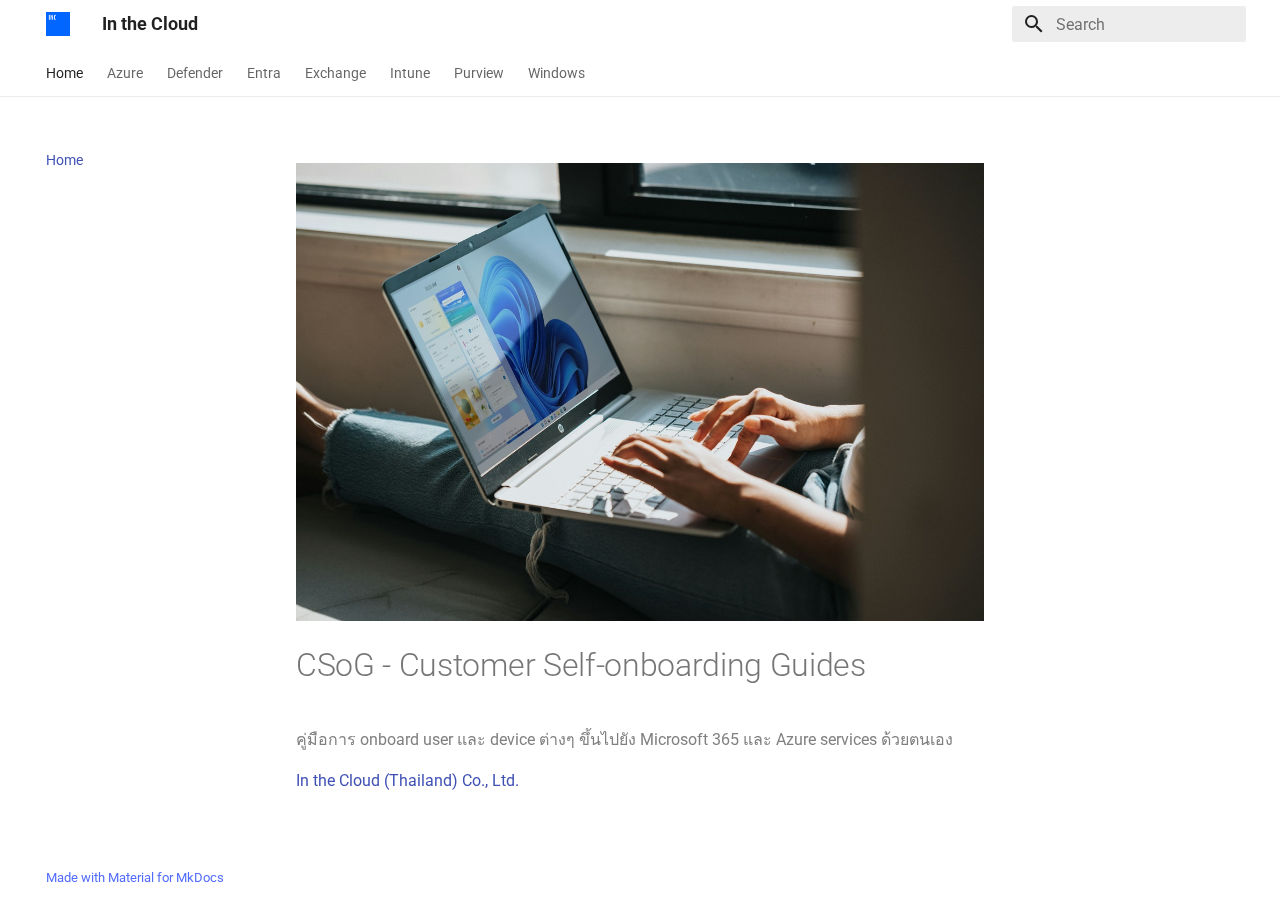
<file: index.html>
<!doctype html>
<html lang="en" class="no-js">
  <head>
    
      <meta charset="utf-8">
      <meta name="viewport" content="width=device-width,initial-scale=1">
      
      
      
        <link rel="canonical" href="https://inthecloud.co.th/cog/">
      
      
      
        <link rel="next" href="ms/defender/Pilot%20and%20deploy%20Microsoft%20Defender%20for%20Identity/">
      
      
      <link rel="icon" href="assets/images/favicon.png">
      <meta name="generator" content="mkdocs-1.6.0, mkdocs-material-9.5.24">
    
    
      
        <title>In the Cloud</title>
      
    
    
      <link rel="stylesheet" href="assets/stylesheets/main.6543a935.min.css">
      
        
        <link rel="stylesheet" href="assets/stylesheets/palette.06af60db.min.css">
      
      


    
    
      
    
    
      
        
        
        <link rel="preconnect" href="https://fonts.gstatic.com" crossorigin>
        <link rel="stylesheet" href="https://fonts.googleapis.com/css?family=Roboto:300,300i,400,400i,700,700i%7CRoboto+Mono:400,400i,700,700i&display=fallback">
        <style>:root{--md-text-font:"Roboto";--md-code-font:"Roboto Mono"}</style>
      
    
    
      <link rel="stylesheet" href="stylesheets/extra.css">
    
    <script>__md_scope=new URL(".",location),__md_hash=e=>[...e].reduce((e,_)=>(e<<5)-e+_.charCodeAt(0),0),__md_get=(e,_=localStorage,t=__md_scope)=>JSON.parse(_.getItem(t.pathname+"."+e)),__md_set=(e,_,t=localStorage,a=__md_scope)=>{try{t.setItem(a.pathname+"."+e,JSON.stringify(_))}catch(e){}}</script>
    
      

    
    
    
  </head>
  
  
    
    
    
    
    
    <body dir="ltr" data-md-color-scheme="default" data-md-color-primary="white" data-md-color-accent="indigo">
  
    
    <input class="md-toggle" data-md-toggle="drawer" type="checkbox" id="__drawer" autocomplete="off">
    <input class="md-toggle" data-md-toggle="search" type="checkbox" id="__search" autocomplete="off">
    <label class="md-overlay" for="__drawer"></label>
    <div data-md-component="skip">
      
        
        <a href="#csog-customer-self-onboarding-guides" class="md-skip">
          Skip to content
        </a>
      
    </div>
    <div data-md-component="announce">
      
    </div>
    
    
      

<header class="md-header" data-md-component="header">
  <nav class="md-header__inner md-grid" aria-label="Header">
    <a href="." title="In the Cloud" class="md-header__button md-logo" aria-label="In the Cloud" data-md-component="logo">
      
  <img src="assets/logo.png" alt="logo">

    </a>
    <label class="md-header__button md-icon" for="__drawer">
      
      <svg xmlns="http://www.w3.org/2000/svg" viewBox="0 0 24 24"><path d="M3 6h18v2H3V6m0 5h18v2H3v-2m0 5h18v2H3v-2Z"/></svg>
    </label>
    <div class="md-header__title" data-md-component="header-title">
      <div class="md-header__ellipsis">
        <div class="md-header__topic">
          <span class="md-ellipsis">
            In the Cloud
          </span>
        </div>
        <div class="md-header__topic" data-md-component="header-topic">
          <span class="md-ellipsis">
            
              Home
            
          </span>
        </div>
      </div>
    </div>
    
      
    
    
    
    
      <label class="md-header__button md-icon" for="__search">
        
        <svg xmlns="http://www.w3.org/2000/svg" viewBox="0 0 24 24"><path d="M9.5 3A6.5 6.5 0 0 1 16 9.5c0 1.61-.59 3.09-1.56 4.23l.27.27h.79l5 5-1.5 1.5-5-5v-.79l-.27-.27A6.516 6.516 0 0 1 9.5 16 6.5 6.5 0 0 1 3 9.5 6.5 6.5 0 0 1 9.5 3m0 2C7 5 5 7 5 9.5S7 14 9.5 14 14 12 14 9.5 12 5 9.5 5Z"/></svg>
      </label>
      <div class="md-search" data-md-component="search" role="dialog">
  <label class="md-search__overlay" for="__search"></label>
  <div class="md-search__inner" role="search">
    <form class="md-search__form" name="search">
      <input type="text" class="md-search__input" name="query" aria-label="Search" placeholder="Search" autocapitalize="off" autocorrect="off" autocomplete="off" spellcheck="false" data-md-component="search-query" required>
      <label class="md-search__icon md-icon" for="__search">
        
        <svg xmlns="http://www.w3.org/2000/svg" viewBox="0 0 24 24"><path d="M9.5 3A6.5 6.5 0 0 1 16 9.5c0 1.61-.59 3.09-1.56 4.23l.27.27h.79l5 5-1.5 1.5-5-5v-.79l-.27-.27A6.516 6.516 0 0 1 9.5 16 6.5 6.5 0 0 1 3 9.5 6.5 6.5 0 0 1 9.5 3m0 2C7 5 5 7 5 9.5S7 14 9.5 14 14 12 14 9.5 12 5 9.5 5Z"/></svg>
        
        <svg xmlns="http://www.w3.org/2000/svg" viewBox="0 0 24 24"><path d="M20 11v2H8l5.5 5.5-1.42 1.42L4.16 12l7.92-7.92L13.5 5.5 8 11h12Z"/></svg>
      </label>
      <nav class="md-search__options" aria-label="Search">
        
        <button type="reset" class="md-search__icon md-icon" title="Clear" aria-label="Clear" tabindex="-1">
          
          <svg xmlns="http://www.w3.org/2000/svg" viewBox="0 0 24 24"><path d="M19 6.41 17.59 5 12 10.59 6.41 5 5 6.41 10.59 12 5 17.59 6.41 19 12 13.41 17.59 19 19 17.59 13.41 12 19 6.41Z"/></svg>
        </button>
      </nav>
      
    </form>
    <div class="md-search__output">
      <div class="md-search__scrollwrap" data-md-scrollfix>
        <div class="md-search-result" data-md-component="search-result">
          <div class="md-search-result__meta">
            Initializing search
          </div>
          <ol class="md-search-result__list" role="presentation"></ol>
        </div>
      </div>
    </div>
  </div>
</div>
    
    
  </nav>
  
</header>
    
    <div class="md-container" data-md-component="container">
      
      
        
          
            
<nav class="md-tabs" aria-label="Tabs" data-md-component="tabs">
  <div class="md-grid">
    <ul class="md-tabs__list">
      
        
  
  
    
  
  
    <li class="md-tabs__item md-tabs__item--active">
      <a href="." class="md-tabs__link">
        
  
    
  
  Home

      </a>
    </li>
  

      
        
  
  
  
    
    
      <li class="md-tabs__item">
        <a href="ms/defender/Pilot%20and%20deploy%20Microsoft%20Defender%20for%20Identity/" class="md-tabs__link">
          
  
  Azure

        </a>
      </li>
    
  

      
        
  
  
  
    
    
      <li class="md-tabs__item">
        <a href="ms/defender/Pilot%20and%20deploy%20Microsoft%20Defender%20for%20Identity/" class="md-tabs__link">
          
  
  Defender

        </a>
      </li>
    
  

      
        
  
  
  
    
    
      <li class="md-tabs__item">
        <a href="ms/defender/Pilot%20and%20deploy%20Microsoft%20Defender%20for%20Identity/" class="md-tabs__link">
          
  
  Entra

        </a>
      </li>
    
  

      
        
  
  
  
    
    
      <li class="md-tabs__item">
        <a href="ms/defender/Pilot%20and%20deploy%20Microsoft%20Defender%20for%20Identity/" class="md-tabs__link">
          
  
  Exchange

        </a>
      </li>
    
  

      
        
  
  
  
    
    
      <li class="md-tabs__item">
        <a href="ms/defender/Pilot%20and%20deploy%20Microsoft%20Defender%20for%20Identity/" class="md-tabs__link">
          
  
  Intune

        </a>
      </li>
    
  

      
        
  
  
  
    
    
      <li class="md-tabs__item">
        <a href="ms/defender/Pilot%20and%20deploy%20Microsoft%20Defender%20for%20Identity/" class="md-tabs__link">
          
  
  Purview

        </a>
      </li>
    
  

      
        
  
  
  
    
    
      <li class="md-tabs__item">
        <a href="ms/defender/Pilot%20and%20deploy%20Microsoft%20Defender%20for%20Identity/" class="md-tabs__link">
          
  
  Windows

        </a>
      </li>
    
  

      
    </ul>
  </div>
</nav>
          
        
      
      <main class="md-main" data-md-component="main">
        <div class="md-main__inner md-grid">
          
            
              
              <div class="md-sidebar md-sidebar--primary" data-md-component="sidebar" data-md-type="navigation" >
                <div class="md-sidebar__scrollwrap">
                  <div class="md-sidebar__inner">
                    


  


<nav class="md-nav md-nav--primary md-nav--lifted" aria-label="Navigation" data-md-level="0">
  <label class="md-nav__title" for="__drawer">
    <a href="." title="In the Cloud" class="md-nav__button md-logo" aria-label="In the Cloud" data-md-component="logo">
      
  <img src="assets/logo.png" alt="logo">

    </a>
    In the Cloud
  </label>
  
  <ul class="md-nav__list" data-md-scrollfix>
    
      
      
  
  
    
  
  
  
    <li class="md-nav__item md-nav__item--active">
      
      <input class="md-nav__toggle md-toggle" type="checkbox" id="__toc">
      
      
        
      
      
      <a href="." class="md-nav__link md-nav__link--active">
        
  
  <span class="md-ellipsis">
    Home
  </span>
  

      </a>
      
    </li>
  

    
      
      
  
  
  
  
    
    
    
      
      
    
    
    <li class="md-nav__item md-nav__item--nested">
      
        
        
        <input class="md-nav__toggle md-toggle " type="checkbox" id="__nav_2" >
        
          
          <label class="md-nav__link" for="__nav_2" id="__nav_2_label" tabindex="0">
            
  
  <span class="md-ellipsis">
    Azure
  </span>
  

            <span class="md-nav__icon md-icon"></span>
          </label>
        
        <nav class="md-nav" data-md-level="1" aria-labelledby="__nav_2_label" aria-expanded="false">
          <label class="md-nav__title" for="__nav_2">
            <span class="md-nav__icon md-icon"></span>
            Azure
          </label>
          <ul class="md-nav__list" data-md-scrollfix>
            
              
                
  
  
  
  
    <li class="md-nav__item">
      <a href="ms/defender/Pilot%20and%20deploy%20Microsoft%20Defender%20for%20Identity/" class="md-nav__link">
        
  
  <span class="md-ellipsis">
    Connect hybrid machines with Azure Arc-enabled servers
  </span>
  

      </a>
    </li>
  

              
            
              
                
  
  
  
  
    <li class="md-nav__item">
      <a href="ms/defender/Pilot%20and%20deploy%20Microsoft%20Defender%20for%20Identity/" class="md-nav__link">
        
  
  <span class="md-ellipsis">
    Connect hybrid machines with Azure Arc-enabled servers
  </span>
  

      </a>
    </li>
  

              
            
          </ul>
        </nav>
      
    </li>
  

    
      
      
  
  
  
  
    
    
    
      
      
    
    
    <li class="md-nav__item md-nav__item--nested">
      
        
        
        <input class="md-nav__toggle md-toggle " type="checkbox" id="__nav_3" >
        
          
          <label class="md-nav__link" for="__nav_3" id="__nav_3_label" tabindex="0">
            
  
  <span class="md-ellipsis">
    Defender
  </span>
  

            <span class="md-nav__icon md-icon"></span>
          </label>
        
        <nav class="md-nav" data-md-level="1" aria-labelledby="__nav_3_label" aria-expanded="false">
          <label class="md-nav__title" for="__nav_3">
            <span class="md-nav__icon md-icon"></span>
            Defender
          </label>
          <ul class="md-nav__list" data-md-scrollfix>
            
              
                
  
  
  
  
    <li class="md-nav__item">
      <a href="ms/defender/Pilot%20and%20deploy%20Microsoft%20Defender%20for%20Identity/" class="md-nav__link">
        
  
  <span class="md-ellipsis">
    Connect hybrid machines with Azure Arc-enabled servers
  </span>
  

      </a>
    </li>
  

              
            
          </ul>
        </nav>
      
    </li>
  

    
      
      
  
  
  
  
    
    
    
      
      
    
    
    <li class="md-nav__item md-nav__item--nested">
      
        
        
        <input class="md-nav__toggle md-toggle " type="checkbox" id="__nav_4" >
        
          
          <label class="md-nav__link" for="__nav_4" id="__nav_4_label" tabindex="0">
            
  
  <span class="md-ellipsis">
    Entra
  </span>
  

            <span class="md-nav__icon md-icon"></span>
          </label>
        
        <nav class="md-nav" data-md-level="1" aria-labelledby="__nav_4_label" aria-expanded="false">
          <label class="md-nav__title" for="__nav_4">
            <span class="md-nav__icon md-icon"></span>
            Entra
          </label>
          <ul class="md-nav__list" data-md-scrollfix>
            
              
                
  
  
  
  
    <li class="md-nav__item">
      <a href="ms/defender/Pilot%20and%20deploy%20Microsoft%20Defender%20for%20Identity/" class="md-nav__link">
        
  
  <span class="md-ellipsis">
    Connect hybrid machines with Azure Arc-enabled servers
  </span>
  

      </a>
    </li>
  

              
            
          </ul>
        </nav>
      
    </li>
  

    
      
      
  
  
  
  
    
    
    
      
      
    
    
    <li class="md-nav__item md-nav__item--nested">
      
        
        
        <input class="md-nav__toggle md-toggle " type="checkbox" id="__nav_5" >
        
          
          <label class="md-nav__link" for="__nav_5" id="__nav_5_label" tabindex="0">
            
  
  <span class="md-ellipsis">
    Exchange
  </span>
  

            <span class="md-nav__icon md-icon"></span>
          </label>
        
        <nav class="md-nav" data-md-level="1" aria-labelledby="__nav_5_label" aria-expanded="false">
          <label class="md-nav__title" for="__nav_5">
            <span class="md-nav__icon md-icon"></span>
            Exchange
          </label>
          <ul class="md-nav__list" data-md-scrollfix>
            
              
                
  
  
  
  
    <li class="md-nav__item">
      <a href="ms/defender/Pilot%20and%20deploy%20Microsoft%20Defender%20for%20Identity/" class="md-nav__link">
        
  
  <span class="md-ellipsis">
    Connect hybrid machines with Azure Arc-enabled servers
  </span>
  

      </a>
    </li>
  

              
            
          </ul>
        </nav>
      
    </li>
  

    
      
      
  
  
  
  
    
    
    
      
      
    
    
    <li class="md-nav__item md-nav__item--nested">
      
        
        
        <input class="md-nav__toggle md-toggle " type="checkbox" id="__nav_6" >
        
          
          <label class="md-nav__link" for="__nav_6" id="__nav_6_label" tabindex="0">
            
  
  <span class="md-ellipsis">
    Intune
  </span>
  

            <span class="md-nav__icon md-icon"></span>
          </label>
        
        <nav class="md-nav" data-md-level="1" aria-labelledby="__nav_6_label" aria-expanded="false">
          <label class="md-nav__title" for="__nav_6">
            <span class="md-nav__icon md-icon"></span>
            Intune
          </label>
          <ul class="md-nav__list" data-md-scrollfix>
            
              
                
  
  
  
  
    <li class="md-nav__item">
      <a href="ms/defender/Pilot%20and%20deploy%20Microsoft%20Defender%20for%20Identity/" class="md-nav__link">
        
  
  <span class="md-ellipsis">
    Connect hybrid machines with Azure Arc-enabled servers
  </span>
  

      </a>
    </li>
  

              
            
          </ul>
        </nav>
      
    </li>
  

    
      
      
  
  
  
  
    
    
    
      
      
    
    
    <li class="md-nav__item md-nav__item--nested">
      
        
        
        <input class="md-nav__toggle md-toggle " type="checkbox" id="__nav_7" >
        
          
          <label class="md-nav__link" for="__nav_7" id="__nav_7_label" tabindex="0">
            
  
  <span class="md-ellipsis">
    Purview
  </span>
  

            <span class="md-nav__icon md-icon"></span>
          </label>
        
        <nav class="md-nav" data-md-level="1" aria-labelledby="__nav_7_label" aria-expanded="false">
          <label class="md-nav__title" for="__nav_7">
            <span class="md-nav__icon md-icon"></span>
            Purview
          </label>
          <ul class="md-nav__list" data-md-scrollfix>
            
              
                
  
  
  
  
    <li class="md-nav__item">
      <a href="ms/defender/Pilot%20and%20deploy%20Microsoft%20Defender%20for%20Identity/" class="md-nav__link">
        
  
  <span class="md-ellipsis">
    Connect hybrid machines with Azure Arc-enabled servers
  </span>
  

      </a>
    </li>
  

              
            
          </ul>
        </nav>
      
    </li>
  

    
      
      
  
  
  
  
    
    
    
      
      
    
    
    <li class="md-nav__item md-nav__item--nested">
      
        
        
        <input class="md-nav__toggle md-toggle " type="checkbox" id="__nav_8" >
        
          
          <label class="md-nav__link" for="__nav_8" id="__nav_8_label" tabindex="0">
            
  
  <span class="md-ellipsis">
    Windows
  </span>
  

            <span class="md-nav__icon md-icon"></span>
          </label>
        
        <nav class="md-nav" data-md-level="1" aria-labelledby="__nav_8_label" aria-expanded="false">
          <label class="md-nav__title" for="__nav_8">
            <span class="md-nav__icon md-icon"></span>
            Windows
          </label>
          <ul class="md-nav__list" data-md-scrollfix>
            
              
                
  
  
  
  
    <li class="md-nav__item">
      <a href="ms/defender/Pilot%20and%20deploy%20Microsoft%20Defender%20for%20Identity/" class="md-nav__link">
        
  
  <span class="md-ellipsis">
    Connect hybrid machines with Azure Arc-enabled servers
  </span>
  

      </a>
    </li>
  

              
            
          </ul>
        </nav>
      
    </li>
  

    
  </ul>
</nav>
                  </div>
                </div>
              </div>
            
            
              
              <div class="md-sidebar md-sidebar--secondary" data-md-component="sidebar" data-md-type="toc" >
                <div class="md-sidebar__scrollwrap">
                  <div class="md-sidebar__inner">
                    

<nav class="md-nav md-nav--secondary" aria-label="Table of contents">
  
  
  
    
  
  
</nav>
                  </div>
                </div>
              </div>
            
          
          
            <div class="md-content" data-md-component="content">
              <article class="md-content__inner md-typeset">
                
                  


<p><img alt="alt text" src="windows-AigsWJmvoEo-unsplash-1.jpg" /></p>
<h1 id="csog-customer-self-onboarding-guides">CSoG - Customer Self-onboarding Guides</h1>
<p>คู่มือการ onboard user และ device ต่างๆ ขึ้นไปยัง Microsoft 365 และ Azure services ด้วยตนเอง</p>
<p><a href="https://inthecloud.co.th">In the Cloud (Thailand) Co., Ltd.</a></p>












                
              </article>
            </div>
          
          
<script>var target=document.getElementById(location.hash.slice(1));target&&target.name&&(target.checked=target.name.startsWith("__tabbed_"))</script>
        </div>
        
          <button type="button" class="md-top md-icon" data-md-component="top" hidden>
  
  <svg xmlns="http://www.w3.org/2000/svg" viewBox="0 0 24 24"><path d="M13 20h-2V8l-5.5 5.5-1.42-1.42L12 4.16l7.92 7.92-1.42 1.42L13 8v12Z"/></svg>
  Back to top
</button>
        
      </main>
      
        <footer class="md-footer">
  
  <div class="md-footer-meta md-typeset">
    <div class="md-footer-meta__inner md-grid">
      <div class="md-copyright">
  
  
    Made with
    <a href="https://squidfunk.github.io/mkdocs-material/" target="_blank" rel="noopener">
      Material for MkDocs
    </a>
  
</div>
      
    </div>
  </div>
</footer>
      
    </div>
    <div class="md-dialog" data-md-component="dialog">
      <div class="md-dialog__inner md-typeset"></div>
    </div>
    
    
    <script id="__config" type="application/json">{"base": ".", "features": ["navigation.tabs", "navigation.path", "navigation.top"], "search": "assets/javascripts/workers/search.b8dbb3d2.min.js", "translations": {"clipboard.copied": "Copied to clipboard", "clipboard.copy": "Copy to clipboard", "search.result.more.one": "1 more on this page", "search.result.more.other": "# more on this page", "search.result.none": "No matching documents", "search.result.one": "1 matching document", "search.result.other": "# matching documents", "search.result.placeholder": "Type to start searching", "search.result.term.missing": "Missing", "select.version": "Select version"}}</script>
    
    
      <script src="assets/javascripts/bundle.081f42fc.min.js"></script>
      
    
  </body>
</html>
</file>
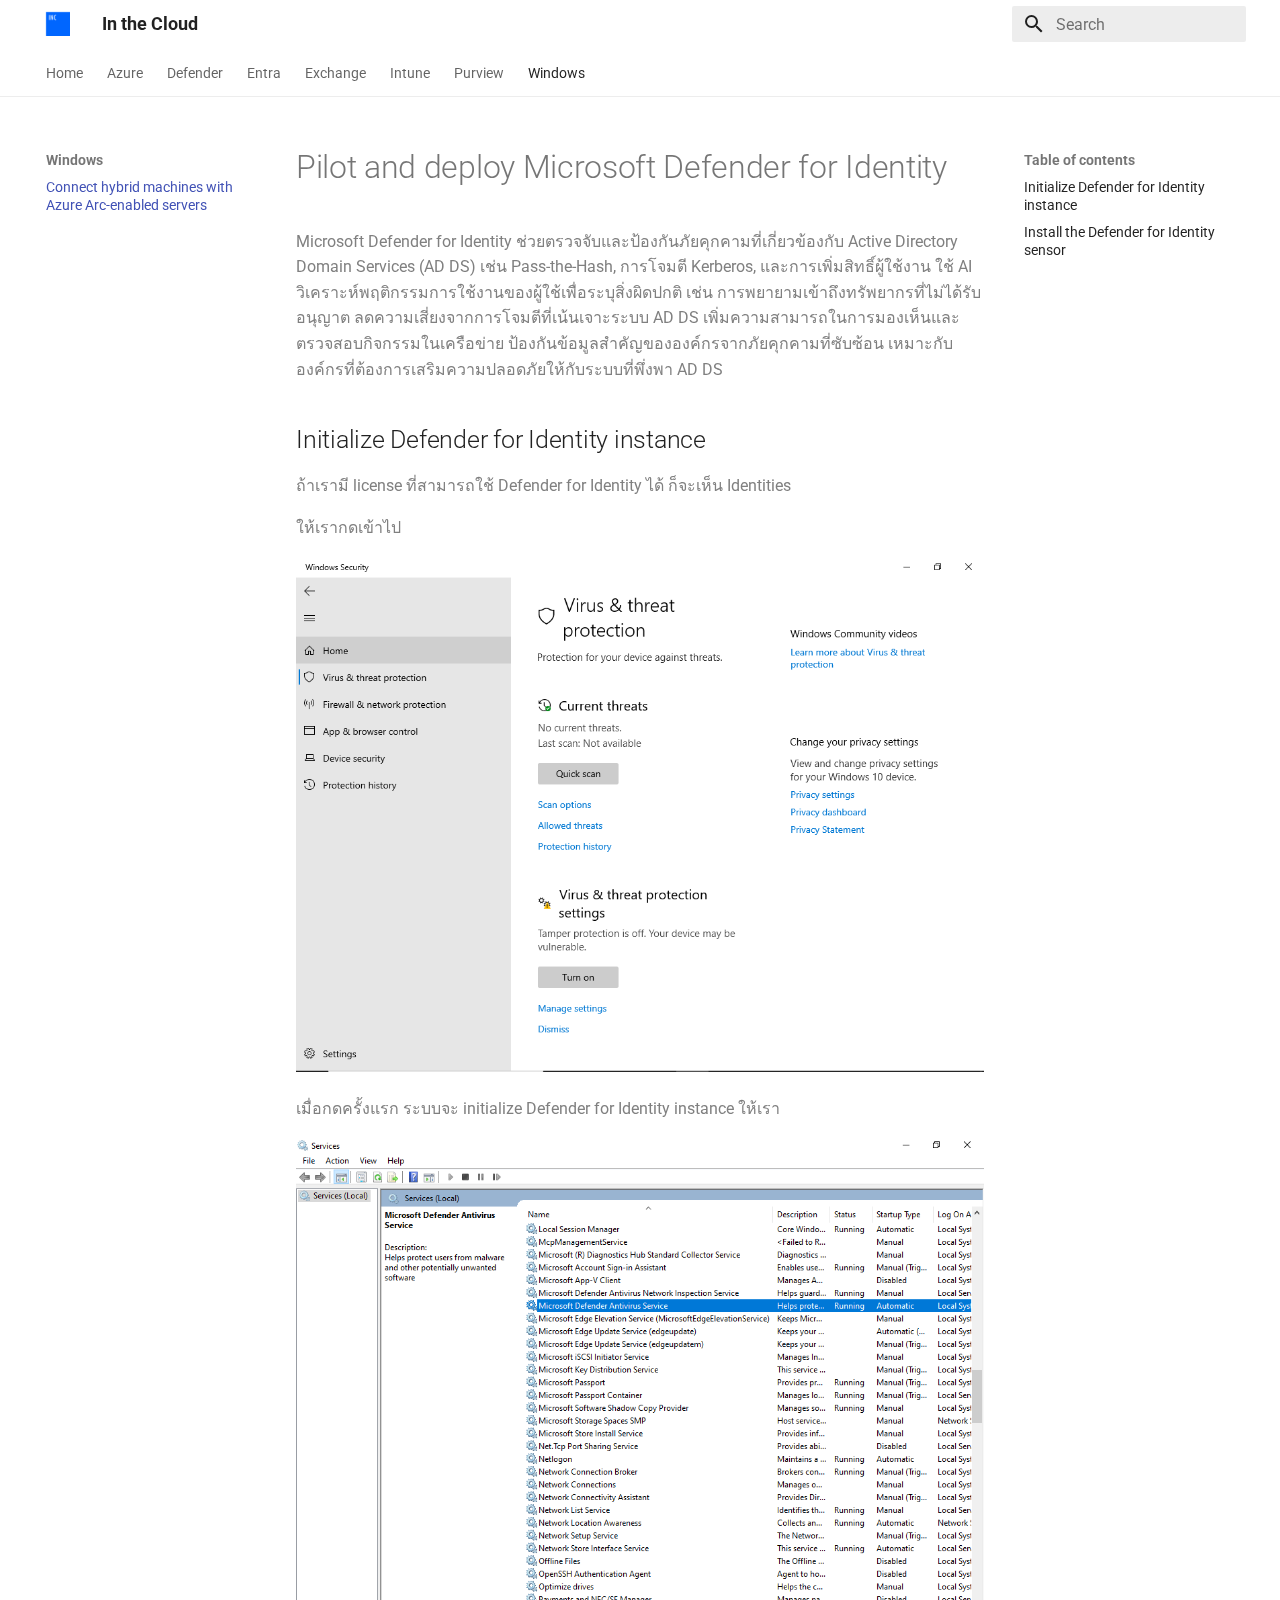
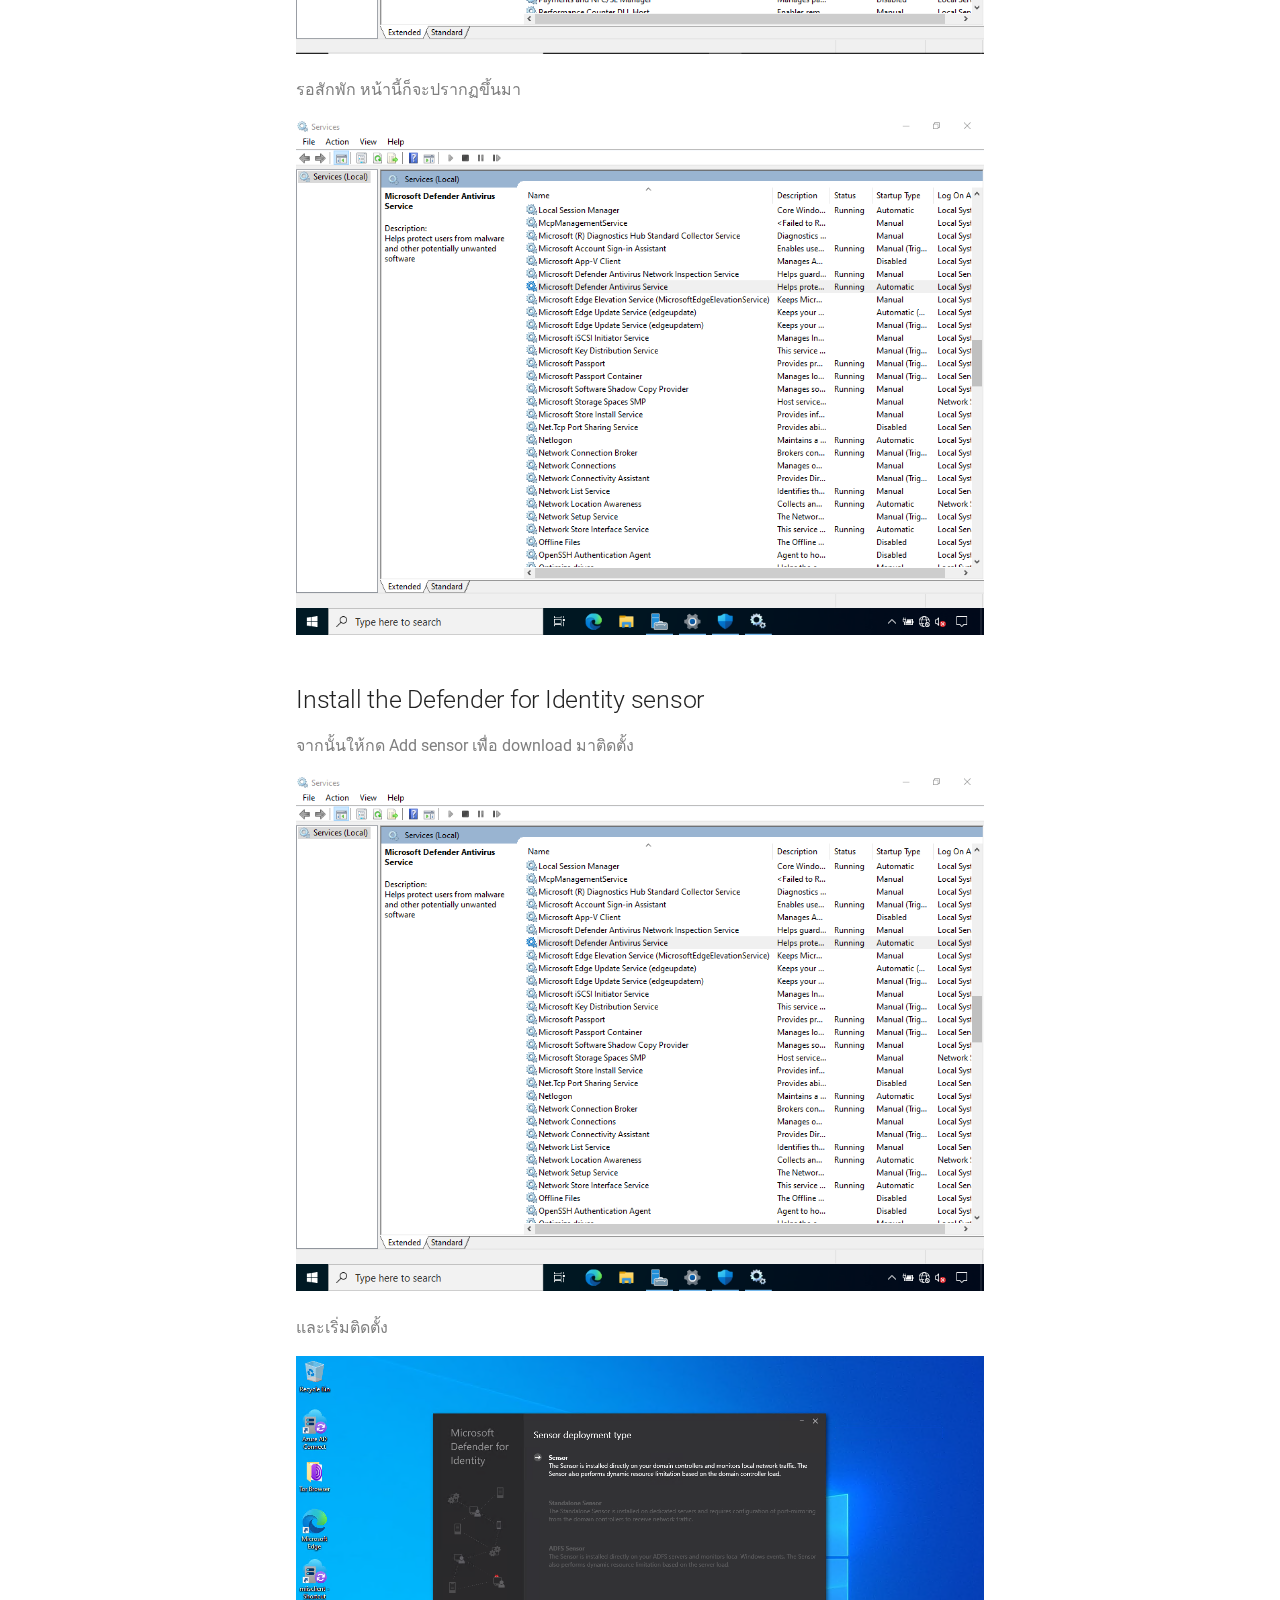
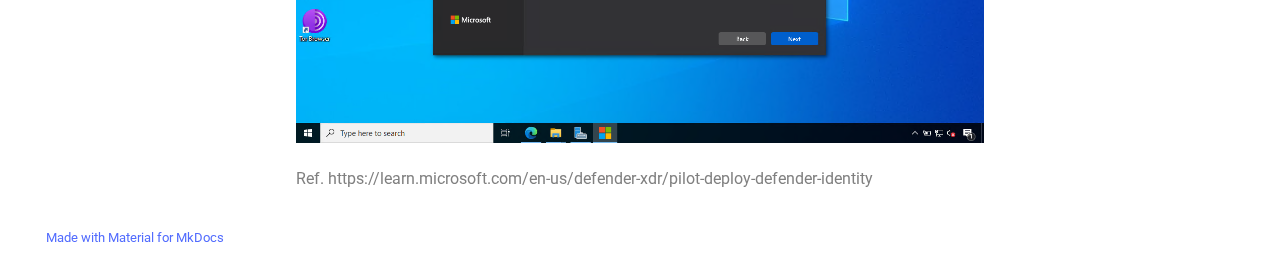
<file: ms/defender/Pilot and deploy Microsoft Defender for Identity/index.html>
<!doctype html>
<html lang="en" class="no-js">
  <head>
    
      <meta charset="utf-8">
      <meta name="viewport" content="width=device-width,initial-scale=1">
      
      
      
        <link rel="canonical" href="https://inthecloud.co.th/cog/ms/defender/Pilot%20and%20deploy%20Microsoft%20Defender%20for%20Identity/">
      
      
        <link rel="prev" href="./">
      
      
      
      <link rel="icon" href="../../../assets/images/favicon.png">
      <meta name="generator" content="mkdocs-1.6.0, mkdocs-material-9.5.24">
    
    
      
        <title>Connect hybrid machines with Azure Arc-enabled servers - In the Cloud</title>
      
    
    
      <link rel="stylesheet" href="../../../assets/stylesheets/main.6543a935.min.css">
      
        
        <link rel="stylesheet" href="../../../assets/stylesheets/palette.06af60db.min.css">
      
      


    
    
      
    
    
      
        
        
        <link rel="preconnect" href="https://fonts.gstatic.com" crossorigin>
        <link rel="stylesheet" href="https://fonts.googleapis.com/css?family=Roboto:300,300i,400,400i,700,700i%7CRoboto+Mono:400,400i,700,700i&display=fallback">
        <style>:root{--md-text-font:"Roboto";--md-code-font:"Roboto Mono"}</style>
      
    
    
      <link rel="stylesheet" href="../../../stylesheets/extra.css">
    
    <script>__md_scope=new URL("../../..",location),__md_hash=e=>[...e].reduce((e,_)=>(e<<5)-e+_.charCodeAt(0),0),__md_get=(e,_=localStorage,t=__md_scope)=>JSON.parse(_.getItem(t.pathname+"."+e)),__md_set=(e,_,t=localStorage,a=__md_scope)=>{try{t.setItem(a.pathname+"."+e,JSON.stringify(_))}catch(e){}}</script>
    
      

    
    
    
  </head>
  
  
    
    
    
    
    
    <body dir="ltr" data-md-color-scheme="default" data-md-color-primary="white" data-md-color-accent="indigo">
  
    
    <input class="md-toggle" data-md-toggle="drawer" type="checkbox" id="__drawer" autocomplete="off">
    <input class="md-toggle" data-md-toggle="search" type="checkbox" id="__search" autocomplete="off">
    <label class="md-overlay" for="__drawer"></label>
    <div data-md-component="skip">
      
        
        <a href="#pilot-and-deploy-microsoft-defender-for-identity" class="md-skip">
          Skip to content
        </a>
      
    </div>
    <div data-md-component="announce">
      
    </div>
    
    
      

<header class="md-header" data-md-component="header">
  <nav class="md-header__inner md-grid" aria-label="Header">
    <a href="../../.." title="In the Cloud" class="md-header__button md-logo" aria-label="In the Cloud" data-md-component="logo">
      
  <img src="../../../assets/logo.png" alt="logo">

    </a>
    <label class="md-header__button md-icon" for="__drawer">
      
      <svg xmlns="http://www.w3.org/2000/svg" viewBox="0 0 24 24"><path d="M3 6h18v2H3V6m0 5h18v2H3v-2m0 5h18v2H3v-2Z"/></svg>
    </label>
    <div class="md-header__title" data-md-component="header-title">
      <div class="md-header__ellipsis">
        <div class="md-header__topic">
          <span class="md-ellipsis">
            In the Cloud
          </span>
        </div>
        <div class="md-header__topic" data-md-component="header-topic">
          <span class="md-ellipsis">
            
              Connect hybrid machines with Azure Arc-enabled servers
            
          </span>
        </div>
      </div>
    </div>
    
      
    
    
    
    
      <label class="md-header__button md-icon" for="__search">
        
        <svg xmlns="http://www.w3.org/2000/svg" viewBox="0 0 24 24"><path d="M9.5 3A6.5 6.5 0 0 1 16 9.5c0 1.61-.59 3.09-1.56 4.23l.27.27h.79l5 5-1.5 1.5-5-5v-.79l-.27-.27A6.516 6.516 0 0 1 9.5 16 6.5 6.5 0 0 1 3 9.5 6.5 6.5 0 0 1 9.5 3m0 2C7 5 5 7 5 9.5S7 14 9.5 14 14 12 14 9.5 12 5 9.5 5Z"/></svg>
      </label>
      <div class="md-search" data-md-component="search" role="dialog">
  <label class="md-search__overlay" for="__search"></label>
  <div class="md-search__inner" role="search">
    <form class="md-search__form" name="search">
      <input type="text" class="md-search__input" name="query" aria-label="Search" placeholder="Search" autocapitalize="off" autocorrect="off" autocomplete="off" spellcheck="false" data-md-component="search-query" required>
      <label class="md-search__icon md-icon" for="__search">
        
        <svg xmlns="http://www.w3.org/2000/svg" viewBox="0 0 24 24"><path d="M9.5 3A6.5 6.5 0 0 1 16 9.5c0 1.61-.59 3.09-1.56 4.23l.27.27h.79l5 5-1.5 1.5-5-5v-.79l-.27-.27A6.516 6.516 0 0 1 9.5 16 6.5 6.5 0 0 1 3 9.5 6.5 6.5 0 0 1 9.5 3m0 2C7 5 5 7 5 9.5S7 14 9.5 14 14 12 14 9.5 12 5 9.5 5Z"/></svg>
        
        <svg xmlns="http://www.w3.org/2000/svg" viewBox="0 0 24 24"><path d="M20 11v2H8l5.5 5.5-1.42 1.42L4.16 12l7.92-7.92L13.5 5.5 8 11h12Z"/></svg>
      </label>
      <nav class="md-search__options" aria-label="Search">
        
        <button type="reset" class="md-search__icon md-icon" title="Clear" aria-label="Clear" tabindex="-1">
          
          <svg xmlns="http://www.w3.org/2000/svg" viewBox="0 0 24 24"><path d="M19 6.41 17.59 5 12 10.59 6.41 5 5 6.41 10.59 12 5 17.59 6.41 19 12 13.41 17.59 19 19 17.59 13.41 12 19 6.41Z"/></svg>
        </button>
      </nav>
      
    </form>
    <div class="md-search__output">
      <div class="md-search__scrollwrap" data-md-scrollfix>
        <div class="md-search-result" data-md-component="search-result">
          <div class="md-search-result__meta">
            Initializing search
          </div>
          <ol class="md-search-result__list" role="presentation"></ol>
        </div>
      </div>
    </div>
  </div>
</div>
    
    
  </nav>
  
</header>
    
    <div class="md-container" data-md-component="container">
      
      
        
          
            
<nav class="md-tabs" aria-label="Tabs" data-md-component="tabs">
  <div class="md-grid">
    <ul class="md-tabs__list">
      
        
  
  
  
    <li class="md-tabs__item">
      <a href="../../.." class="md-tabs__link">
        
  
    
  
  Home

      </a>
    </li>
  

      
        
  
  
  
    
    
      <li class="md-tabs__item">
        <a href="./" class="md-tabs__link">
          
  
  Azure

        </a>
      </li>
    
  

      
        
  
  
  
    
    
      <li class="md-tabs__item">
        <a href="./" class="md-tabs__link">
          
  
  Defender

        </a>
      </li>
    
  

      
        
  
  
  
    
    
      <li class="md-tabs__item">
        <a href="./" class="md-tabs__link">
          
  
  Entra

        </a>
      </li>
    
  

      
        
  
  
  
    
    
      <li class="md-tabs__item">
        <a href="./" class="md-tabs__link">
          
  
  Exchange

        </a>
      </li>
    
  

      
        
  
  
  
    
    
      <li class="md-tabs__item">
        <a href="./" class="md-tabs__link">
          
  
  Intune

        </a>
      </li>
    
  

      
        
  
  
  
    
    
      <li class="md-tabs__item">
        <a href="./" class="md-tabs__link">
          
  
  Purview

        </a>
      </li>
    
  

      
        
  
  
    
  
  
    
    
      <li class="md-tabs__item md-tabs__item--active">
        <a href="./" class="md-tabs__link">
          
  
  Windows

        </a>
      </li>
    
  

      
    </ul>
  </div>
</nav>
          
        
      
      <main class="md-main" data-md-component="main">
        <div class="md-main__inner md-grid">
          
            
              
              <div class="md-sidebar md-sidebar--primary" data-md-component="sidebar" data-md-type="navigation" >
                <div class="md-sidebar__scrollwrap">
                  <div class="md-sidebar__inner">
                    


  


<nav class="md-nav md-nav--primary md-nav--lifted" aria-label="Navigation" data-md-level="0">
  <label class="md-nav__title" for="__drawer">
    <a href="../../.." title="In the Cloud" class="md-nav__button md-logo" aria-label="In the Cloud" data-md-component="logo">
      
  <img src="../../../assets/logo.png" alt="logo">

    </a>
    In the Cloud
  </label>
  
  <ul class="md-nav__list" data-md-scrollfix>
    
      
      
  
  
  
  
    <li class="md-nav__item">
      <a href="../../.." class="md-nav__link">
        
  
  <span class="md-ellipsis">
    Home
  </span>
  

      </a>
    </li>
  

    
      
      
  
  
  
  
    
    
    
      
      
    
    
    <li class="md-nav__item md-nav__item--nested">
      
        
        
        <input class="md-nav__toggle md-toggle " type="checkbox" id="__nav_2" >
        
          
          <label class="md-nav__link" for="__nav_2" id="__nav_2_label" tabindex="0">
            
  
  <span class="md-ellipsis">
    Azure
  </span>
  

            <span class="md-nav__icon md-icon"></span>
          </label>
        
        <nav class="md-nav" data-md-level="1" aria-labelledby="__nav_2_label" aria-expanded="false">
          <label class="md-nav__title" for="__nav_2">
            <span class="md-nav__icon md-icon"></span>
            Azure
          </label>
          <ul class="md-nav__list" data-md-scrollfix>
            
              
                
  
  
    
  
  
  
    <li class="md-nav__item md-nav__item--active">
      
      <input class="md-nav__toggle md-toggle" type="checkbox" id="__toc">
      
      
        
      
      
        <label class="md-nav__link md-nav__link--active" for="__toc">
          
  
  <span class="md-ellipsis">
    Connect hybrid machines with Azure Arc-enabled servers
  </span>
  

          <span class="md-nav__icon md-icon"></span>
        </label>
      
      <a href="./" class="md-nav__link md-nav__link--active">
        
  
  <span class="md-ellipsis">
    Connect hybrid machines with Azure Arc-enabled servers
  </span>
  

      </a>
      
        

<nav class="md-nav md-nav--secondary" aria-label="Table of contents">
  
  
  
    
  
  
    <label class="md-nav__title" for="__toc">
      <span class="md-nav__icon md-icon"></span>
      Table of contents
    </label>
    <ul class="md-nav__list" data-md-component="toc" data-md-scrollfix>
      
        <li class="md-nav__item">
  <a href="#initialize-defender-for-identity-instance" class="md-nav__link">
    <span class="md-ellipsis">
      Initialize Defender for Identity instance
    </span>
  </a>
  
</li>
      
        <li class="md-nav__item">
  <a href="#install-the-defender-for-identity-sensor" class="md-nav__link">
    <span class="md-ellipsis">
      Install the Defender for Identity sensor
    </span>
  </a>
  
</li>
      
    </ul>
  
</nav>
      
    </li>
  

              
            
              
                
  
  
    
  
  
  
    <li class="md-nav__item md-nav__item--active">
      
      <input class="md-nav__toggle md-toggle" type="checkbox" id="__toc">
      
      
        
      
      
        <label class="md-nav__link md-nav__link--active" for="__toc">
          
  
  <span class="md-ellipsis">
    Connect hybrid machines with Azure Arc-enabled servers
  </span>
  

          <span class="md-nav__icon md-icon"></span>
        </label>
      
      <a href="./" class="md-nav__link md-nav__link--active">
        
  
  <span class="md-ellipsis">
    Connect hybrid machines with Azure Arc-enabled servers
  </span>
  

      </a>
      
        

<nav class="md-nav md-nav--secondary" aria-label="Table of contents">
  
  
  
    
  
  
    <label class="md-nav__title" for="__toc">
      <span class="md-nav__icon md-icon"></span>
      Table of contents
    </label>
    <ul class="md-nav__list" data-md-component="toc" data-md-scrollfix>
      
        <li class="md-nav__item">
  <a href="#initialize-defender-for-identity-instance" class="md-nav__link">
    <span class="md-ellipsis">
      Initialize Defender for Identity instance
    </span>
  </a>
  
</li>
      
        <li class="md-nav__item">
  <a href="#install-the-defender-for-identity-sensor" class="md-nav__link">
    <span class="md-ellipsis">
      Install the Defender for Identity sensor
    </span>
  </a>
  
</li>
      
    </ul>
  
</nav>
      
    </li>
  

              
            
          </ul>
        </nav>
      
    </li>
  

    
      
      
  
  
  
  
    
    
    
      
      
    
    
    <li class="md-nav__item md-nav__item--nested">
      
        
        
        <input class="md-nav__toggle md-toggle " type="checkbox" id="__nav_3" >
        
          
          <label class="md-nav__link" for="__nav_3" id="__nav_3_label" tabindex="0">
            
  
  <span class="md-ellipsis">
    Defender
  </span>
  

            <span class="md-nav__icon md-icon"></span>
          </label>
        
        <nav class="md-nav" data-md-level="1" aria-labelledby="__nav_3_label" aria-expanded="false">
          <label class="md-nav__title" for="__nav_3">
            <span class="md-nav__icon md-icon"></span>
            Defender
          </label>
          <ul class="md-nav__list" data-md-scrollfix>
            
              
                
  
  
    
  
  
  
    <li class="md-nav__item md-nav__item--active">
      
      <input class="md-nav__toggle md-toggle" type="checkbox" id="__toc">
      
      
        
      
      
        <label class="md-nav__link md-nav__link--active" for="__toc">
          
  
  <span class="md-ellipsis">
    Connect hybrid machines with Azure Arc-enabled servers
  </span>
  

          <span class="md-nav__icon md-icon"></span>
        </label>
      
      <a href="./" class="md-nav__link md-nav__link--active">
        
  
  <span class="md-ellipsis">
    Connect hybrid machines with Azure Arc-enabled servers
  </span>
  

      </a>
      
        

<nav class="md-nav md-nav--secondary" aria-label="Table of contents">
  
  
  
    
  
  
    <label class="md-nav__title" for="__toc">
      <span class="md-nav__icon md-icon"></span>
      Table of contents
    </label>
    <ul class="md-nav__list" data-md-component="toc" data-md-scrollfix>
      
        <li class="md-nav__item">
  <a href="#initialize-defender-for-identity-instance" class="md-nav__link">
    <span class="md-ellipsis">
      Initialize Defender for Identity instance
    </span>
  </a>
  
</li>
      
        <li class="md-nav__item">
  <a href="#install-the-defender-for-identity-sensor" class="md-nav__link">
    <span class="md-ellipsis">
      Install the Defender for Identity sensor
    </span>
  </a>
  
</li>
      
    </ul>
  
</nav>
      
    </li>
  

              
            
          </ul>
        </nav>
      
    </li>
  

    
      
      
  
  
  
  
    
    
    
      
      
    
    
    <li class="md-nav__item md-nav__item--nested">
      
        
        
        <input class="md-nav__toggle md-toggle " type="checkbox" id="__nav_4" >
        
          
          <label class="md-nav__link" for="__nav_4" id="__nav_4_label" tabindex="0">
            
  
  <span class="md-ellipsis">
    Entra
  </span>
  

            <span class="md-nav__icon md-icon"></span>
          </label>
        
        <nav class="md-nav" data-md-level="1" aria-labelledby="__nav_4_label" aria-expanded="false">
          <label class="md-nav__title" for="__nav_4">
            <span class="md-nav__icon md-icon"></span>
            Entra
          </label>
          <ul class="md-nav__list" data-md-scrollfix>
            
              
                
  
  
    
  
  
  
    <li class="md-nav__item md-nav__item--active">
      
      <input class="md-nav__toggle md-toggle" type="checkbox" id="__toc">
      
      
        
      
      
        <label class="md-nav__link md-nav__link--active" for="__toc">
          
  
  <span class="md-ellipsis">
    Connect hybrid machines with Azure Arc-enabled servers
  </span>
  

          <span class="md-nav__icon md-icon"></span>
        </label>
      
      <a href="./" class="md-nav__link md-nav__link--active">
        
  
  <span class="md-ellipsis">
    Connect hybrid machines with Azure Arc-enabled servers
  </span>
  

      </a>
      
        

<nav class="md-nav md-nav--secondary" aria-label="Table of contents">
  
  
  
    
  
  
    <label class="md-nav__title" for="__toc">
      <span class="md-nav__icon md-icon"></span>
      Table of contents
    </label>
    <ul class="md-nav__list" data-md-component="toc" data-md-scrollfix>
      
        <li class="md-nav__item">
  <a href="#initialize-defender-for-identity-instance" class="md-nav__link">
    <span class="md-ellipsis">
      Initialize Defender for Identity instance
    </span>
  </a>
  
</li>
      
        <li class="md-nav__item">
  <a href="#install-the-defender-for-identity-sensor" class="md-nav__link">
    <span class="md-ellipsis">
      Install the Defender for Identity sensor
    </span>
  </a>
  
</li>
      
    </ul>
  
</nav>
      
    </li>
  

              
            
          </ul>
        </nav>
      
    </li>
  

    
      
      
  
  
  
  
    
    
    
      
      
    
    
    <li class="md-nav__item md-nav__item--nested">
      
        
        
        <input class="md-nav__toggle md-toggle " type="checkbox" id="__nav_5" >
        
          
          <label class="md-nav__link" for="__nav_5" id="__nav_5_label" tabindex="0">
            
  
  <span class="md-ellipsis">
    Exchange
  </span>
  

            <span class="md-nav__icon md-icon"></span>
          </label>
        
        <nav class="md-nav" data-md-level="1" aria-labelledby="__nav_5_label" aria-expanded="false">
          <label class="md-nav__title" for="__nav_5">
            <span class="md-nav__icon md-icon"></span>
            Exchange
          </label>
          <ul class="md-nav__list" data-md-scrollfix>
            
              
                
  
  
    
  
  
  
    <li class="md-nav__item md-nav__item--active">
      
      <input class="md-nav__toggle md-toggle" type="checkbox" id="__toc">
      
      
        
      
      
        <label class="md-nav__link md-nav__link--active" for="__toc">
          
  
  <span class="md-ellipsis">
    Connect hybrid machines with Azure Arc-enabled servers
  </span>
  

          <span class="md-nav__icon md-icon"></span>
        </label>
      
      <a href="./" class="md-nav__link md-nav__link--active">
        
  
  <span class="md-ellipsis">
    Connect hybrid machines with Azure Arc-enabled servers
  </span>
  

      </a>
      
        

<nav class="md-nav md-nav--secondary" aria-label="Table of contents">
  
  
  
    
  
  
    <label class="md-nav__title" for="__toc">
      <span class="md-nav__icon md-icon"></span>
      Table of contents
    </label>
    <ul class="md-nav__list" data-md-component="toc" data-md-scrollfix>
      
        <li class="md-nav__item">
  <a href="#initialize-defender-for-identity-instance" class="md-nav__link">
    <span class="md-ellipsis">
      Initialize Defender for Identity instance
    </span>
  </a>
  
</li>
      
        <li class="md-nav__item">
  <a href="#install-the-defender-for-identity-sensor" class="md-nav__link">
    <span class="md-ellipsis">
      Install the Defender for Identity sensor
    </span>
  </a>
  
</li>
      
    </ul>
  
</nav>
      
    </li>
  

              
            
          </ul>
        </nav>
      
    </li>
  

    
      
      
  
  
  
  
    
    
    
      
      
    
    
    <li class="md-nav__item md-nav__item--nested">
      
        
        
        <input class="md-nav__toggle md-toggle " type="checkbox" id="__nav_6" >
        
          
          <label class="md-nav__link" for="__nav_6" id="__nav_6_label" tabindex="0">
            
  
  <span class="md-ellipsis">
    Intune
  </span>
  

            <span class="md-nav__icon md-icon"></span>
          </label>
        
        <nav class="md-nav" data-md-level="1" aria-labelledby="__nav_6_label" aria-expanded="false">
          <label class="md-nav__title" for="__nav_6">
            <span class="md-nav__icon md-icon"></span>
            Intune
          </label>
          <ul class="md-nav__list" data-md-scrollfix>
            
              
                
  
  
    
  
  
  
    <li class="md-nav__item md-nav__item--active">
      
      <input class="md-nav__toggle md-toggle" type="checkbox" id="__toc">
      
      
        
      
      
        <label class="md-nav__link md-nav__link--active" for="__toc">
          
  
  <span class="md-ellipsis">
    Connect hybrid machines with Azure Arc-enabled servers
  </span>
  

          <span class="md-nav__icon md-icon"></span>
        </label>
      
      <a href="./" class="md-nav__link md-nav__link--active">
        
  
  <span class="md-ellipsis">
    Connect hybrid machines with Azure Arc-enabled servers
  </span>
  

      </a>
      
        

<nav class="md-nav md-nav--secondary" aria-label="Table of contents">
  
  
  
    
  
  
    <label class="md-nav__title" for="__toc">
      <span class="md-nav__icon md-icon"></span>
      Table of contents
    </label>
    <ul class="md-nav__list" data-md-component="toc" data-md-scrollfix>
      
        <li class="md-nav__item">
  <a href="#initialize-defender-for-identity-instance" class="md-nav__link">
    <span class="md-ellipsis">
      Initialize Defender for Identity instance
    </span>
  </a>
  
</li>
      
        <li class="md-nav__item">
  <a href="#install-the-defender-for-identity-sensor" class="md-nav__link">
    <span class="md-ellipsis">
      Install the Defender for Identity sensor
    </span>
  </a>
  
</li>
      
    </ul>
  
</nav>
      
    </li>
  

              
            
          </ul>
        </nav>
      
    </li>
  

    
      
      
  
  
  
  
    
    
    
      
      
    
    
    <li class="md-nav__item md-nav__item--nested">
      
        
        
        <input class="md-nav__toggle md-toggle " type="checkbox" id="__nav_7" >
        
          
          <label class="md-nav__link" for="__nav_7" id="__nav_7_label" tabindex="0">
            
  
  <span class="md-ellipsis">
    Purview
  </span>
  

            <span class="md-nav__icon md-icon"></span>
          </label>
        
        <nav class="md-nav" data-md-level="1" aria-labelledby="__nav_7_label" aria-expanded="false">
          <label class="md-nav__title" for="__nav_7">
            <span class="md-nav__icon md-icon"></span>
            Purview
          </label>
          <ul class="md-nav__list" data-md-scrollfix>
            
              
                
  
  
    
  
  
  
    <li class="md-nav__item md-nav__item--active">
      
      <input class="md-nav__toggle md-toggle" type="checkbox" id="__toc">
      
      
        
      
      
        <label class="md-nav__link md-nav__link--active" for="__toc">
          
  
  <span class="md-ellipsis">
    Connect hybrid machines with Azure Arc-enabled servers
  </span>
  

          <span class="md-nav__icon md-icon"></span>
        </label>
      
      <a href="./" class="md-nav__link md-nav__link--active">
        
  
  <span class="md-ellipsis">
    Connect hybrid machines with Azure Arc-enabled servers
  </span>
  

      </a>
      
        

<nav class="md-nav md-nav--secondary" aria-label="Table of contents">
  
  
  
    
  
  
    <label class="md-nav__title" for="__toc">
      <span class="md-nav__icon md-icon"></span>
      Table of contents
    </label>
    <ul class="md-nav__list" data-md-component="toc" data-md-scrollfix>
      
        <li class="md-nav__item">
  <a href="#initialize-defender-for-identity-instance" class="md-nav__link">
    <span class="md-ellipsis">
      Initialize Defender for Identity instance
    </span>
  </a>
  
</li>
      
        <li class="md-nav__item">
  <a href="#install-the-defender-for-identity-sensor" class="md-nav__link">
    <span class="md-ellipsis">
      Install the Defender for Identity sensor
    </span>
  </a>
  
</li>
      
    </ul>
  
</nav>
      
    </li>
  

              
            
          </ul>
        </nav>
      
    </li>
  

    
      
      
  
  
    
  
  
  
    
    
    
      
        
        
      
      
    
    
    <li class="md-nav__item md-nav__item--active md-nav__item--section md-nav__item--nested">
      
        
        
        <input class="md-nav__toggle md-toggle " type="checkbox" id="__nav_8" checked>
        
          
          <label class="md-nav__link" for="__nav_8" id="__nav_8_label" tabindex="">
            
  
  <span class="md-ellipsis">
    Windows
  </span>
  

            <span class="md-nav__icon md-icon"></span>
          </label>
        
        <nav class="md-nav" data-md-level="1" aria-labelledby="__nav_8_label" aria-expanded="true">
          <label class="md-nav__title" for="__nav_8">
            <span class="md-nav__icon md-icon"></span>
            Windows
          </label>
          <ul class="md-nav__list" data-md-scrollfix>
            
              
                
  
  
    
  
  
  
    <li class="md-nav__item md-nav__item--active">
      
      <input class="md-nav__toggle md-toggle" type="checkbox" id="__toc">
      
      
        
      
      
        <label class="md-nav__link md-nav__link--active" for="__toc">
          
  
  <span class="md-ellipsis">
    Connect hybrid machines with Azure Arc-enabled servers
  </span>
  

          <span class="md-nav__icon md-icon"></span>
        </label>
      
      <a href="./" class="md-nav__link md-nav__link--active">
        
  
  <span class="md-ellipsis">
    Connect hybrid machines with Azure Arc-enabled servers
  </span>
  

      </a>
      
        

<nav class="md-nav md-nav--secondary" aria-label="Table of contents">
  
  
  
    
  
  
    <label class="md-nav__title" for="__toc">
      <span class="md-nav__icon md-icon"></span>
      Table of contents
    </label>
    <ul class="md-nav__list" data-md-component="toc" data-md-scrollfix>
      
        <li class="md-nav__item">
  <a href="#initialize-defender-for-identity-instance" class="md-nav__link">
    <span class="md-ellipsis">
      Initialize Defender for Identity instance
    </span>
  </a>
  
</li>
      
        <li class="md-nav__item">
  <a href="#install-the-defender-for-identity-sensor" class="md-nav__link">
    <span class="md-ellipsis">
      Install the Defender for Identity sensor
    </span>
  </a>
  
</li>
      
    </ul>
  
</nav>
      
    </li>
  

              
            
          </ul>
        </nav>
      
    </li>
  

    
  </ul>
</nav>
                  </div>
                </div>
              </div>
            
            
              
              <div class="md-sidebar md-sidebar--secondary" data-md-component="sidebar" data-md-type="toc" >
                <div class="md-sidebar__scrollwrap">
                  <div class="md-sidebar__inner">
                    

<nav class="md-nav md-nav--secondary" aria-label="Table of contents">
  
  
  
    
  
  
    <label class="md-nav__title" for="__toc">
      <span class="md-nav__icon md-icon"></span>
      Table of contents
    </label>
    <ul class="md-nav__list" data-md-component="toc" data-md-scrollfix>
      
        <li class="md-nav__item">
  <a href="#initialize-defender-for-identity-instance" class="md-nav__link">
    <span class="md-ellipsis">
      Initialize Defender for Identity instance
    </span>
  </a>
  
</li>
      
        <li class="md-nav__item">
  <a href="#install-the-defender-for-identity-sensor" class="md-nav__link">
    <span class="md-ellipsis">
      Install the Defender for Identity sensor
    </span>
  </a>
  
</li>
      
    </ul>
  
</nav>
                  </div>
                </div>
              </div>
            
          
          
            <div class="md-content" data-md-component="content">
              <article class="md-content__inner md-typeset">
                
                  


<h1 id="pilot-and-deploy-microsoft-defender-for-identity">Pilot and deploy Microsoft Defender for Identity</h1>
<p>Microsoft Defender for Identity ช่วยตรวจจับและป้องกันภัยคุกคามที่เกี่ยวข้องกับ Active Directory Domain Services (AD DS) เช่น Pass-the-Hash, การโจมตี Kerberos, และการเพิ่มสิทธิ์ผู้ใช้งาน ใช้ AI วิเคราะห์พฤติกรรมการใช้งานของผู้ใช้เพื่อระบุสิ่งผิดปกติ เช่น การพยายามเข้าถึงทรัพยากรที่ไม่ได้รับอนุญาต ลดความเสี่ยงจากการโจมตีที่เน้นเจาะระบบ AD DS เพิ่มความสามารถในการมองเห็นและตรวจสอบกิจกรรมในเครือข่าย ป้องกันข้อมูลสำคัญขององค์กรจากภัยคุกคามที่ซับซ้อน เหมาะกับองค์กรที่ต้องการเสริมความปลอดภัยให้กับระบบที่พึ่งพา AD DS</p>
<h2 id="initialize-defender-for-identity-instance">Initialize Defender for Identity instance</h2>
<p>ถ้าเรามี license ที่สามารถใช้ Defender for Identity ได้ ก็จะเห็น Identities</p>
<p>ให้เรากดเข้าไป</p>
<p><img alt="alt text" src="../image-9.png" /></p>
<p>เมื่อกดครั้งแรก ระบบจะ initialize Defender for Identity instance ให้เรา</p>
<p><img alt="alt text" src="../image-10.png" /></p>
<p>รอสักพัก หน้านี้ก็จะปรากฏขึ้นมา</p>
<p><img alt="alt text" src="../image-8.png" /></p>
<h2 id="install-the-defender-for-identity-sensor">Install the Defender for Identity sensor</h2>
<p>จากนั้นให้กด Add sensor เพื่อ download มาติดตั้ง</p>
<p><img alt="alt text" src="../image-7.png" /></p>
<p>และเริ่มติดตั้ง</p>
<p><img alt="alt text" src="../image-4.png" /></p>
<p>Ref. https://learn.microsoft.com/en-us/defender-xdr/pilot-deploy-defender-identity</p>












                
              </article>
            </div>
          
          
<script>var target=document.getElementById(location.hash.slice(1));target&&target.name&&(target.checked=target.name.startsWith("__tabbed_"))</script>
        </div>
        
          <button type="button" class="md-top md-icon" data-md-component="top" hidden>
  
  <svg xmlns="http://www.w3.org/2000/svg" viewBox="0 0 24 24"><path d="M13 20h-2V8l-5.5 5.5-1.42-1.42L12 4.16l7.92 7.92-1.42 1.42L13 8v12Z"/></svg>
  Back to top
</button>
        
      </main>
      
        <footer class="md-footer">
  
  <div class="md-footer-meta md-typeset">
    <div class="md-footer-meta__inner md-grid">
      <div class="md-copyright">
  
  
    Made with
    <a href="https://squidfunk.github.io/mkdocs-material/" target="_blank" rel="noopener">
      Material for MkDocs
    </a>
  
</div>
      
    </div>
  </div>
</footer>
      
    </div>
    <div class="md-dialog" data-md-component="dialog">
      <div class="md-dialog__inner md-typeset"></div>
    </div>
    
    
    <script id="__config" type="application/json">{"base": "../../..", "features": ["navigation.tabs", "navigation.path", "navigation.top"], "search": "../../../assets/javascripts/workers/search.b8dbb3d2.min.js", "translations": {"clipboard.copied": "Copied to clipboard", "clipboard.copy": "Copy to clipboard", "search.result.more.one": "1 more on this page", "search.result.more.other": "# more on this page", "search.result.none": "No matching documents", "search.result.one": "1 matching document", "search.result.other": "# matching documents", "search.result.placeholder": "Type to start searching", "search.result.term.missing": "Missing", "select.version": "Select version"}}</script>
    
    
      <script src="../../../assets/javascripts/bundle.081f42fc.min.js"></script>
      
    
  </body>
</html>
</file>
<file: stylesheets/extra.css>
.md-typeset p {
    font-size: 16px;
    color: #808080;
}

/*.md-typeset h1 {
    font-weight: bold;
    line-height: 35px;
}

.md-typeset h2 {
  font-weight: bold;
  font-size: 24px;
  line-height: 28px;
}*/

.md-typeset ul {
  font-size: 15px;
}

@media only screen and (max-width: 768px) {
.md-grid {
  margin-right: 20px;
  margin-left: 20px; 
}
}

.md-header--shadow {
  box-shadow: 0 0 .2rem #ffffffff, 0 .2rem .4rem #ffff;
  transition: transform .25s cubic-bezier(.1,.7,.1,1), box-shadow .25s;
}

:root, [data-md-color-scheme=default] {
  --md-footer-fg-color: #526cfe;
  --md-footer-fg-color--light: #526cfe;
  --md-footer-fg-color--lighter: #526cfe;
  --md-footer-bg-color: #ffff;
  --md-footer-bg-color--dark: #ffff;
}
</file>
<file: assets/stylesheets/main.6543a935.min.css>
@charset "UTF-8";html{-webkit-text-size-adjust:none;-moz-text-size-adjust:none;text-size-adjust:none;box-sizing:border-box}*,:after,:before{box-sizing:inherit}@media (prefers-reduced-motion){*,:after,:before{transition:none!important}}body{margin:0}a,button,input,label{-webkit-tap-highlight-color:transparent}a{color:inherit;text-decoration:none}hr{border:0;box-sizing:initial;display:block;height:.05rem;overflow:visible;padding:0}small{font-size:80%}sub,sup{line-height:1em}img{border-style:none}table{border-collapse:initial;border-spacing:0}td,th{font-weight:400;vertical-align:top}button{background:#0000;border:0;font-family:inherit;font-size:inherit;margin:0;padding:0}input{border:0;outline:none}:root{--md-primary-fg-color:#4051b5;--md-primary-fg-color--light:#5d6cc0;--md-primary-fg-color--dark:#303fa1;--md-primary-bg-color:#fff;--md-primary-bg-color--light:#ffffffb3;--md-accent-fg-color:#526cfe;--md-accent-fg-color--transparent:#526cfe1a;--md-accent-bg-color:#fff;--md-accent-bg-color--light:#ffffffb3}[data-md-color-scheme=default]{color-scheme:light}[data-md-color-scheme=default] img[src$="#gh-dark-mode-only"],[data-md-color-scheme=default] img[src$="#only-dark"]{display:none}:root,[data-md-color-scheme=default]{--md-hue:225deg;--md-default-fg-color:#000000de;--md-default-fg-color--light:#0000008a;--md-default-fg-color--lighter:#00000052;--md-default-fg-color--lightest:#00000012;--md-default-bg-color:#fff;--md-default-bg-color--light:#ffffffb3;--md-default-bg-color--lighter:#ffffff4d;--md-default-bg-color--lightest:#ffffff1f;--md-code-fg-color:#36464e;--md-code-bg-color:#f5f5f5;--md-code-hl-color:#4287ff;--md-code-hl-color--light:#4287ff1a;--md-code-hl-number-color:#d52a2a;--md-code-hl-special-color:#db1457;--md-code-hl-function-color:#a846b9;--md-code-hl-constant-color:#6e59d9;--md-code-hl-keyword-color:#3f6ec6;--md-code-hl-string-color:#1c7d4d;--md-code-hl-name-color:var(--md-code-fg-color);--md-code-hl-operator-color:var(--md-default-fg-color--light);--md-code-hl-punctuation-color:var(--md-default-fg-color--light);--md-code-hl-comment-color:var(--md-default-fg-color--light);--md-code-hl-generic-color:var(--md-default-fg-color--light);--md-code-hl-variable-color:var(--md-default-fg-color--light);--md-typeset-color:var(--md-default-fg-color);--md-typeset-a-color:var(--md-primary-fg-color);--md-typeset-del-color:#f5503d26;--md-typeset-ins-color:#0bd57026;--md-typeset-kbd-color:#fafafa;--md-typeset-kbd-accent-color:#fff;--md-typeset-kbd-border-color:#b8b8b8;--md-typeset-mark-color:#ffff0080;--md-typeset-table-color:#0000001f;--md-typeset-table-color--light:rgba(0,0,0,.035);--md-admonition-fg-color:var(--md-default-fg-color);--md-admonition-bg-color:var(--md-default-bg-color);--md-warning-fg-color:#000000de;--md-warning-bg-color:#ff9;--md-footer-fg-color:#fff;--md-footer-fg-color--light:#ffffffb3;--md-footer-fg-color--lighter:#ffffff73;--md-footer-bg-color:#000000de;--md-footer-bg-color--dark:#00000052;--md-shadow-z1:0 0.2rem 0.5rem #0000000d,0 0 0.05rem #0000001a;--md-shadow-z2:0 0.2rem 0.5rem #0000001a,0 0 0.05rem #00000040;--md-shadow-z3:0 0.2rem 0.5rem #0003,0 0 0.05rem #00000059}.md-icon svg{fill:currentcolor;display:block;height:1.2rem;width:1.2rem}body{-webkit-font-smoothing:antialiased;-moz-osx-font-smoothing:grayscale;--md-text-font-family:var(--md-text-font,_),-apple-system,BlinkMacSystemFont,Helvetica,Arial,sans-serif;--md-code-font-family:var(--md-code-font,_),SFMono-Regular,Consolas,Menlo,monospace}aside,body,input{font-feature-settings:"kern","liga";color:var(--md-typeset-color);font-family:var(--md-text-font-family)}code,kbd,pre{font-feature-settings:"kern";font-family:var(--md-code-font-family)}:root{--md-typeset-table-sort-icon:url('data:image/svg+xml;charset=utf-8,<svg xmlns="http://www.w3.org/2000/svg" viewBox="0 0 24 24"><path d="m18 21-4-4h3V7h-3l4-4 4 4h-3v10h3M2 19v-2h10v2M2 13v-2h7v2M2 7V5h4v2H2Z"/></svg>');--md-typeset-table-sort-icon--asc:url('data:image/svg+xml;charset=utf-8,<svg xmlns="http://www.w3.org/2000/svg" viewBox="0 0 24 24"><path d="M19 17h3l-4 4-4-4h3V3h2M2 17h10v2H2M6 5v2H2V5m0 6h7v2H2v-2Z"/></svg>');--md-typeset-table-sort-icon--desc:url('data:image/svg+xml;charset=utf-8,<svg xmlns="http://www.w3.org/2000/svg" viewBox="0 0 24 24"><path d="M19 7h3l-4-4-4 4h3v14h2M2 17h10v2H2M6 5v2H2V5m0 6h7v2H2v-2Z"/></svg>')}.md-typeset{-webkit-print-color-adjust:exact;color-adjust:exact;font-size:.8rem;line-height:1.6}@media print{.md-typeset{font-size:.68rem}}.md-typeset blockquote,.md-typeset dl,.md-typeset figure,.md-typeset ol,.md-typeset pre,.md-typeset ul{margin-bottom:1em;margin-top:1em}.md-typeset h1{color:var(--md-default-fg-color--light);font-size:2em;line-height:1.3;margin:0 0 1.25em}.md-typeset h1,.md-typeset h2{font-weight:300;letter-spacing:-.01em}.md-typeset h2{font-size:1.5625em;line-height:1.4;margin:1.6em 0 .64em}.md-typeset h3{font-size:1.25em;font-weight:400;letter-spacing:-.01em;line-height:1.5;margin:1.6em 0 .8em}.md-typeset h2+h3{margin-top:.8em}.md-typeset h4{font-weight:700;letter-spacing:-.01em;margin:1em 0}.md-typeset h5,.md-typeset h6{color:var(--md-default-fg-color--light);font-size:.8em;font-weight:700;letter-spacing:-.01em;margin:1.25em 0}.md-typeset h5{text-transform:uppercase}.md-typeset hr{border-bottom:.05rem solid var(--md-default-fg-color--lightest);display:flow-root;margin:1.5em 0}.md-typeset a{color:var(--md-typeset-a-color);word-break:break-word}.md-typeset a,.md-typeset a:before{transition:color 125ms}.md-typeset a:focus,.md-typeset a:hover{color:var(--md-accent-fg-color)}.md-typeset a:focus code,.md-typeset a:hover code{background-color:var(--md-accent-fg-color--transparent)}.md-typeset a code{color:currentcolor;transition:background-color 125ms}.md-typeset a.focus-visible{outline-color:var(--md-accent-fg-color);outline-offset:.2rem}.md-typeset code,.md-typeset kbd,.md-typeset pre{color:var(--md-code-fg-color);direction:ltr;font-variant-ligatures:none}@media print{.md-typeset code,.md-typeset kbd,.md-typeset pre{white-space:pre-wrap}}.md-typeset code{background-color:var(--md-code-bg-color);border-radius:.1rem;-webkit-box-decoration-break:clone;box-decoration-break:clone;font-size:.85em;padding:0 .2941176471em;word-break:break-word}.md-typeset code:not(.focus-visible){-webkit-tap-highlight-color:transparent;outline:none}.md-typeset pre{display:flow-root;line-height:1.4;position:relative}.md-typeset pre>code{-webkit-box-decoration-break:slice;box-decoration-break:slice;box-shadow:none;display:block;margin:0;outline-color:var(--md-accent-fg-color);overflow:auto;padding:.7720588235em 1.1764705882em;scrollbar-color:var(--md-default-fg-color--lighter) #0000;scrollbar-width:thin;touch-action:auto;word-break:normal}.md-typeset pre>code:hover{scrollbar-color:var(--md-accent-fg-color) #0000}.md-typeset pre>code::-webkit-scrollbar{height:.2rem;width:.2rem}.md-typeset pre>code::-webkit-scrollbar-thumb{background-color:var(--md-default-fg-color--lighter)}.md-typeset pre>code::-webkit-scrollbar-thumb:hover{background-color:var(--md-accent-fg-color)}.md-typeset kbd{background-color:var(--md-typeset-kbd-color);border-radius:.1rem;box-shadow:0 .1rem 0 .05rem var(--md-typeset-kbd-border-color),0 .1rem 0 var(--md-typeset-kbd-border-color),0 -.1rem .2rem var(--md-typeset-kbd-accent-color) inset;color:var(--md-default-fg-color);display:inline-block;font-size:.75em;padding:0 .6666666667em;vertical-align:text-top;word-break:break-word}.md-typeset mark{background-color:var(--md-typeset-mark-color);-webkit-box-decoration-break:clone;box-decoration-break:clone;color:inherit;word-break:break-word}.md-typeset abbr{border-bottom:.05rem dotted var(--md-default-fg-color--light);cursor:help;text-decoration:none}.md-typeset small{opacity:.75}[dir=ltr] .md-typeset sub,[dir=ltr] .md-typeset sup{margin-left:.078125em}[dir=rtl] .md-typeset sub,[dir=rtl] .md-typeset sup{margin-right:.078125em}[dir=ltr] .md-typeset blockquote{padding-left:.6rem}[dir=rtl] .md-typeset blockquote{padding-right:.6rem}[dir=ltr] .md-typeset blockquote{border-left:.2rem solid var(--md-default-fg-color--lighter)}[dir=rtl] .md-typeset blockquote{border-right:.2rem solid var(--md-default-fg-color--lighter)}.md-typeset blockquote{color:var(--md-default-fg-color--light);margin-left:0;margin-right:0}.md-typeset ul{list-style-type:disc}[dir=ltr] .md-typeset ol,[dir=ltr] .md-typeset ul{margin-left:.625em}[dir=rtl] .md-typeset ol,[dir=rtl] .md-typeset ul{margin-right:.625em}.md-typeset ol,.md-typeset ul{padding:0}.md-typeset ol:not([hidden]),.md-typeset ul:not([hidden]){display:flow-root}.md-typeset ol ol,.md-typeset ul ol{list-style-type:lower-alpha}.md-typeset ol ol ol,.md-typeset ul ol ol{list-style-type:lower-roman}[dir=ltr] .md-typeset ol li,[dir=ltr] .md-typeset ul li{margin-left:1.25em}[dir=rtl] .md-typeset ol li,[dir=rtl] .md-typeset ul li{margin-right:1.25em}.md-typeset ol li,.md-typeset ul li{margin-bottom:.5em}.md-typeset ol li blockquote,.md-typeset ol li p,.md-typeset ul li blockquote,.md-typeset ul li p{margin:.5em 0}.md-typeset ol li:last-child,.md-typeset ul li:last-child{margin-bottom:0}[dir=ltr] .md-typeset ol li ol,[dir=ltr] .md-typeset ol li ul,[dir=ltr] .md-typeset ul li ol,[dir=ltr] .md-typeset ul li ul{margin-left:.625em}[dir=rtl] .md-typeset ol li ol,[dir=rtl] .md-typeset ol li ul,[dir=rtl] .md-typeset ul li ol,[dir=rtl] .md-typeset ul li ul{margin-right:.625em}.md-typeset ol li ol,.md-typeset ol li ul,.md-typeset ul li ol,.md-typeset ul li ul{margin-bottom:.5em;margin-top:.5em}[dir=ltr] .md-typeset dd{margin-left:1.875em}[dir=rtl] .md-typeset dd{margin-right:1.875em}.md-typeset dd{margin-bottom:1.5em;margin-top:1em}.md-typeset img,.md-typeset svg,.md-typeset video{height:auto;max-width:100%}.md-typeset img[align=left]{margin:1em 1em 1em 0}.md-typeset img[align=right]{margin:1em 0 1em 1em}.md-typeset img[align]:only-child{margin-top:0}.md-typeset figure{display:flow-root;margin:1em auto;max-width:100%;text-align:center;width:-moz-fit-content;width:fit-content}.md-typeset figure img{display:block;margin:0 auto}.md-typeset figcaption{font-style:italic;margin:1em auto;max-width:24rem}.md-typeset iframe{max-width:100%}.md-typeset table:not([class]){background-color:var(--md-default-bg-color);border:.05rem solid var(--md-typeset-table-color);border-radius:.1rem;display:inline-block;font-size:.64rem;max-width:100%;overflow:auto;touch-action:auto}@media print{.md-typeset table:not([class]){display:table}}.md-typeset table:not([class])+*{margin-top:1.5em}.md-typeset table:not([class]) td>:first-child,.md-typeset table:not([class]) th>:first-child{margin-top:0}.md-typeset table:not([class]) td>:last-child,.md-typeset table:not([class]) th>:last-child{margin-bottom:0}.md-typeset table:not([class]) td:not([align]),.md-typeset table:not([class]) th:not([align]){text-align:left}[dir=rtl] .md-typeset table:not([class]) td:not([align]),[dir=rtl] .md-typeset table:not([class]) th:not([align]){text-align:right}.md-typeset table:not([class]) th{font-weight:700;min-width:5rem;padding:.9375em 1.25em;vertical-align:top}.md-typeset table:not([class]) td{border-top:.05rem solid var(--md-typeset-table-color);padding:.9375em 1.25em;vertical-align:top}.md-typeset table:not([class]) tbody tr{transition:background-color 125ms}.md-typeset table:not([class]) tbody tr:hover{background-color:var(--md-typeset-table-color--light);box-shadow:0 .05rem 0 var(--md-default-bg-color) inset}.md-typeset table:not([class]) a{word-break:normal}.md-typeset table th[role=columnheader]{cursor:pointer}[dir=ltr] .md-typeset table th[role=columnheader]:after{margin-left:.5em}[dir=rtl] .md-typeset table th[role=columnheader]:after{margin-right:.5em}.md-typeset table th[role=columnheader]:after{content:"";display:inline-block;height:1.2em;-webkit-mask-image:var(--md-typeset-table-sort-icon);mask-image:var(--md-typeset-table-sort-icon);-webkit-mask-repeat:no-repeat;mask-repeat:no-repeat;-webkit-mask-size:contain;mask-size:contain;transition:background-color 125ms;vertical-align:text-bottom;width:1.2em}.md-typeset table th[role=columnheader]:hover:after{background-color:var(--md-default-fg-color--lighter)}.md-typeset table th[role=columnheader][aria-sort=ascending]:after{background-color:var(--md-default-fg-color--light);-webkit-mask-image:var(--md-typeset-table-sort-icon--asc);mask-image:var(--md-typeset-table-sort-icon--asc)}.md-typeset table th[role=columnheader][aria-sort=descending]:after{background-color:var(--md-default-fg-color--light);-webkit-mask-image:var(--md-typeset-table-sort-icon--desc);mask-image:var(--md-typeset-table-sort-icon--desc)}.md-typeset__scrollwrap{margin:1em -.8rem;overflow-x:auto;touch-action:auto}.md-typeset__table{display:inline-block;margin-bottom:.5em;padding:0 .8rem}@media print{.md-typeset__table{display:block}}html .md-typeset__table table{display:table;margin:0;overflow:hidden;width:100%}@media screen and (max-width:44.984375em){.md-content__inner>pre{margin:1em -.8rem}.md-content__inner>pre code{border-radius:0}}.md-typeset .md-author{border-radius:100%;display:block;flex-shrink:0;height:1.6rem;overflow:hidden;position:relative;transition:color 125ms,transform 125ms;width:1.6rem}.md-typeset .md-author img{display:block}.md-typeset .md-author--more{background:var(--md-default-fg-color--lightest);color:var(--md-default-fg-color--lighter);font-size:.6rem;font-weight:700;line-height:1.6rem;text-align:center}.md-typeset .md-author--long{height:2.4rem;width:2.4rem}.md-typeset a.md-author{transform:scale(1)}.md-typeset a.md-author img{border-radius:100%;filter:grayscale(100%) opacity(75%);transition:filter 125ms}.md-typeset a.md-author:focus,.md-typeset a.md-author:hover{transform:scale(1.1);z-index:1}.md-typeset a.md-author:focus img,.md-typeset a.md-author:hover img{filter:grayscale(0)}.md-banner{background-color:var(--md-footer-bg-color);color:var(--md-footer-fg-color);overflow:auto}@media print{.md-banner{display:none}}.md-banner--warning{background-color:var(--md-warning-bg-color);color:var(--md-warning-fg-color)}.md-banner__inner{font-size:.7rem;margin:.6rem auto;padding:0 .8rem}[dir=ltr] .md-banner__button{float:right}[dir=rtl] .md-banner__button{float:left}.md-banner__button{color:inherit;cursor:pointer;transition:opacity .25s}.no-js .md-banner__button{display:none}.md-banner__button:hover{opacity:.7}html{font-size:125%;height:100%;overflow-x:hidden}@media screen and (min-width:100em){html{font-size:137.5%}}@media screen and (min-width:125em){html{font-size:150%}}body{background-color:var(--md-default-bg-color);display:flex;flex-direction:column;font-size:.5rem;min-height:100%;position:relative;width:100%}@media print{body{display:block}}@media screen and (max-width:59.984375em){body[data-md-scrolllock]{position:fixed}}.md-grid{margin-left:auto;margin-right:auto;max-width:61rem}.md-container{display:flex;flex-direction:column;flex-grow:1}@media print{.md-container{display:block}}.md-main{flex-grow:1}.md-main__inner{display:flex;height:100%;margin-top:1.5rem}.md-ellipsis{overflow:hidden;text-overflow:ellipsis}.md-toggle{display:none}.md-option{height:0;opacity:0;position:absolute;width:0}.md-option:checked+label:not([hidden]){display:block}.md-option.focus-visible+label{outline-color:var(--md-accent-fg-color);outline-style:auto}.md-skip{background-color:var(--md-default-fg-color);border-radius:.1rem;color:var(--md-default-bg-color);font-size:.64rem;margin:.5rem;opacity:0;outline-color:var(--md-accent-fg-color);padding:.3rem .5rem;position:fixed;transform:translateY(.4rem);z-index:-1}.md-skip:focus{opacity:1;transform:translateY(0);transition:transform .25s cubic-bezier(.4,0,.2,1),opacity 175ms 75ms;z-index:10}@page{margin:25mm}:root{--md-clipboard-icon:url('data:image/svg+xml;charset=utf-8,<svg xmlns="http://www.w3.org/2000/svg" viewBox="0 0 24 24"><path d="M19 21H8V7h11m0-2H8a2 2 0 0 0-2 2v14a2 2 0 0 0 2 2h11a2 2 0 0 0 2-2V7a2 2 0 0 0-2-2m-3-4H4a2 2 0 0 0-2 2v14h2V3h12V1Z"/></svg>')}.md-clipboard{border-radius:.1rem;color:var(--md-default-fg-color--lightest);cursor:pointer;height:1.5em;outline-color:var(--md-accent-fg-color);outline-offset:.1rem;position:absolute;right:.5em;top:.5em;transition:color .25s;width:1.5em;z-index:1}@media print{.md-clipboard{display:none}}.md-clipboard:not(.focus-visible){-webkit-tap-highlight-color:transparent;outline:none}:hover>.md-clipboard{color:var(--md-default-fg-color--light)}.md-clipboard:focus,.md-clipboard:hover{color:var(--md-accent-fg-color)}.md-clipboard:after{background-color:currentcolor;content:"";display:block;height:1.125em;margin:0 auto;-webkit-mask-image:var(--md-clipboard-icon);mask-image:var(--md-clipboard-icon);-webkit-mask-position:center;mask-position:center;-webkit-mask-repeat:no-repeat;mask-repeat:no-repeat;-webkit-mask-size:contain;mask-size:contain;width:1.125em}.md-clipboard--inline{cursor:pointer}.md-clipboard--inline code{transition:color .25s,background-color .25s}.md-clipboard--inline:focus code,.md-clipboard--inline:hover code{background-color:var(--md-accent-fg-color--transparent);color:var(--md-accent-fg-color)}.md-typeset .md-code__content{display:grid}@keyframes consent{0%{opacity:0;transform:translateY(100%)}to{opacity:1;transform:translateY(0)}}@keyframes overlay{0%{opacity:0}to{opacity:1}}.md-consent__overlay{animation:overlay .25s both;-webkit-backdrop-filter:blur(.1rem);backdrop-filter:blur(.1rem);background-color:#0000008a;height:100%;opacity:1;position:fixed;top:0;width:100%;z-index:5}.md-consent__inner{animation:consent .5s cubic-bezier(.1,.7,.1,1) both;background-color:var(--md-default-bg-color);border:0;border-radius:.1rem;bottom:0;box-shadow:0 0 .2rem #0000001a,0 .2rem .4rem #0003;max-height:100%;overflow:auto;padding:0;position:fixed;width:100%;z-index:5}.md-consent__form{padding:.8rem}.md-consent__settings{display:none;margin:1em 0}input:checked+.md-consent__settings{display:block}.md-consent__controls{margin-bottom:.8rem}.md-typeset .md-consent__controls .md-button{display:inline}@media screen and (max-width:44.984375em){.md-typeset .md-consent__controls .md-button{display:block;margin-top:.4rem;text-align:center;width:100%}}.md-consent label{cursor:pointer}.md-content{flex-grow:1;min-width:0}.md-content__inner{margin:0 .8rem 1.2rem;padding-top:.6rem}@media screen and (min-width:76.25em){[dir=ltr] .md-sidebar--primary:not([hidden])~.md-content>.md-content__inner{margin-left:1.2rem}[dir=ltr] .md-sidebar--secondary:not([hidden])~.md-content>.md-content__inner,[dir=rtl] .md-sidebar--primary:not([hidden])~.md-content>.md-content__inner{margin-right:1.2rem}[dir=rtl] .md-sidebar--secondary:not([hidden])~.md-content>.md-content__inner{margin-left:1.2rem}}.md-content__inner:before{content:"";display:block;height:.4rem}.md-content__inner>:last-child{margin-bottom:0}[dir=ltr] .md-content__button{float:right}[dir=rtl] .md-content__button{float:left}[dir=ltr] .md-content__button{margin-left:.4rem}[dir=rtl] .md-content__button{margin-right:.4rem}.md-content__button{margin:.4rem 0;padding:0}@media print{.md-content__button{display:none}}.md-typeset .md-content__button{color:var(--md-default-fg-color--lighter)}.md-content__button svg{display:inline;vertical-align:top}[dir=rtl] .md-content__button svg{transform:scaleX(-1)}[dir=ltr] .md-dialog{right:.8rem}[dir=rtl] .md-dialog{left:.8rem}.md-dialog{background-color:var(--md-default-fg-color);border-radius:.1rem;bottom:.8rem;box-shadow:var(--md-shadow-z3);min-width:11.1rem;opacity:0;padding:.4rem .6rem;pointer-events:none;position:fixed;transform:translateY(100%);transition:transform 0ms .4s,opacity .4s;z-index:4}@media print{.md-dialog{display:none}}.md-dialog--active{opacity:1;pointer-events:auto;transform:translateY(0);transition:transform .4s cubic-bezier(.075,.85,.175,1),opacity .4s}.md-dialog__inner{color:var(--md-default-bg-color);font-size:.7rem}.md-feedback{margin:2em 0 1em;text-align:center}.md-feedback fieldset{border:none;margin:0;padding:0}.md-feedback__title{font-weight:700;margin:1em auto}.md-feedback__inner{position:relative}.md-feedback__list{display:flex;flex-wrap:wrap;place-content:baseline center;position:relative}.md-feedback__list:hover .md-icon:not(:disabled){color:var(--md-default-fg-color--lighter)}:disabled .md-feedback__list{min-height:1.8rem}.md-feedback__icon{color:var(--md-default-fg-color--light);cursor:pointer;flex-shrink:0;margin:0 .1rem;transition:color 125ms}.md-feedback__icon:not(:disabled).md-icon:hover{color:var(--md-accent-fg-color)}.md-feedback__icon:disabled{color:var(--md-default-fg-color--lightest);pointer-events:none}.md-feedback__note{opacity:0;position:relative;transform:translateY(.4rem);transition:transform .4s cubic-bezier(.1,.7,.1,1),opacity .15s}.md-feedback__note>*{margin:0 auto;max-width:16rem}:disabled .md-feedback__note{opacity:1;transform:translateY(0)}.md-footer{background-color:var(--md-footer-bg-color);color:var(--md-footer-fg-color)}@media print{.md-footer{display:none}}.md-footer__inner{justify-content:space-between;overflow:auto;padding:.2rem}.md-footer__inner:not([hidden]){display:flex}.md-footer__link{align-items:end;display:flex;flex-grow:0.01;margin-bottom:.4rem;margin-top:1rem;max-width:100%;outline-color:var(--md-accent-fg-color);overflow:hidden;transition:opacity .25s}.md-footer__link:focus,.md-footer__link:hover{opacity:.7}[dir=rtl] .md-footer__link svg{transform:scaleX(-1)}@media screen and (max-width:44.984375em){.md-footer__link--prev{flex-shrink:0}.md-footer__link--prev .md-footer__title{display:none}}[dir=ltr] .md-footer__link--next{margin-left:auto}[dir=rtl] .md-footer__link--next{margin-right:auto}.md-footer__link--next{text-align:right}[dir=rtl] .md-footer__link--next{text-align:left}.md-footer__title{flex-grow:1;font-size:.9rem;margin-bottom:.7rem;max-width:calc(100% - 2.4rem);padding:0 1rem;white-space:nowrap}.md-footer__button{margin:.2rem;padding:.4rem}.md-footer__direction{font-size:.64rem;opacity:.7}.md-footer-meta{background-color:var(--md-footer-bg-color--dark)}.md-footer-meta__inner{display:flex;flex-wrap:wrap;justify-content:space-between;padding:.2rem}html .md-footer-meta.md-typeset a{color:var(--md-footer-fg-color--light)}html .md-footer-meta.md-typeset a:focus,html .md-footer-meta.md-typeset a:hover{color:var(--md-footer-fg-color)}.md-copyright{color:var(--md-footer-fg-color--lighter);font-size:.64rem;margin:auto .6rem;padding:.4rem 0;width:100%}@media screen and (min-width:45em){.md-copyright{width:auto}}.md-copyright__highlight{color:var(--md-footer-fg-color--light)}.md-social{display:inline-flex;gap:.2rem;margin:0 .4rem;padding:.2rem 0 .6rem}@media screen and (min-width:45em){.md-social{padding:.6rem 0}}.md-social__link{display:inline-block;height:1.6rem;text-align:center;width:1.6rem}.md-social__link:before{line-height:1.9}.md-social__link svg{fill:currentcolor;max-height:.8rem;vertical-align:-25%}.md-typeset .md-button{border:.1rem solid;border-radius:.1rem;color:var(--md-primary-fg-color);cursor:pointer;display:inline-block;font-weight:700;padding:.625em 2em;transition:color 125ms,background-color 125ms,border-color 125ms}.md-typeset .md-button--primary{background-color:var(--md-primary-fg-color);border-color:var(--md-primary-fg-color);color:var(--md-primary-bg-color)}.md-typeset .md-button:focus,.md-typeset .md-button:hover{background-color:var(--md-accent-fg-color);border-color:var(--md-accent-fg-color);color:var(--md-accent-bg-color)}[dir=ltr] .md-typeset .md-input{border-top-left-radius:.1rem}[dir=ltr] .md-typeset .md-input,[dir=rtl] .md-typeset .md-input{border-top-right-radius:.1rem}[dir=rtl] .md-typeset .md-input{border-top-left-radius:.1rem}.md-typeset .md-input{border-bottom:.1rem solid var(--md-default-fg-color--lighter);box-shadow:var(--md-shadow-z1);font-size:.8rem;height:1.8rem;padding:0 .6rem;transition:border .25s,box-shadow .25s}.md-typeset .md-input:focus,.md-typeset .md-input:hover{border-bottom-color:var(--md-accent-fg-color);box-shadow:var(--md-shadow-z2)}.md-typeset .md-input--stretch{width:100%}.md-header{background-color:var(--md-primary-fg-color);box-shadow:0 0 .2rem #0000,0 .2rem .4rem #0000;color:var(--md-primary-bg-color);display:block;left:0;position:sticky;right:0;top:0;z-index:4}@media print{.md-header{display:none}}.md-header[hidden]{transform:translateY(-100%);transition:transform .25s cubic-bezier(.8,0,.6,1),box-shadow .25s}.md-header--shadow{box-shadow:0 0 .2rem #0000001a,0 .2rem .4rem #0003;transition:transform .25s cubic-bezier(.1,.7,.1,1),box-shadow .25s}.md-header__inner{align-items:center;display:flex;padding:0 .2rem}.md-header__button{color:currentcolor;cursor:pointer;margin:.2rem;outline-color:var(--md-accent-fg-color);padding:.4rem;position:relative;transition:opacity .25s;vertical-align:middle;z-index:1}.md-header__button:hover{opacity:.7}.md-header__button:not([hidden]){display:inline-block}.md-header__button:not(.focus-visible){-webkit-tap-highlight-color:transparent;outline:none}.md-header__button.md-logo{margin:.2rem;padding:.4rem}@media screen and (max-width:76.234375em){.md-header__button.md-logo{display:none}}.md-header__button.md-logo img,.md-header__button.md-logo svg{fill:currentcolor;display:block;height:1.2rem;width:auto}@media screen and (min-width:60em){.md-header__button[for=__search]{display:none}}.no-js .md-header__button[for=__search]{display:none}[dir=rtl] .md-header__button[for=__search] svg{transform:scaleX(-1)}@media screen and (min-width:76.25em){.md-header__button[for=__drawer]{display:none}}.md-header__topic{display:flex;max-width:100%;position:absolute;transition:transform .4s cubic-bezier(.1,.7,.1,1),opacity .15s;white-space:nowrap}.md-header__topic+.md-header__topic{opacity:0;pointer-events:none;transform:translateX(1.25rem);transition:transform .4s cubic-bezier(1,.7,.1,.1),opacity .15s;z-index:-1}[dir=rtl] .md-header__topic+.md-header__topic{transform:translateX(-1.25rem)}.md-header__topic:first-child{font-weight:700}[dir=ltr] .md-header__title{margin-left:1rem;margin-right:.4rem}[dir=rtl] .md-header__title{margin-left:.4rem;margin-right:1rem}.md-header__title{flex-grow:1;font-size:.9rem;height:2.4rem;line-height:2.4rem}.md-header__title--active .md-header__topic{opacity:0;pointer-events:none;transform:translateX(-1.25rem);transition:transform .4s cubic-bezier(1,.7,.1,.1),opacity .15s;z-index:-1}[dir=rtl] .md-header__title--active .md-header__topic{transform:translateX(1.25rem)}.md-header__title--active .md-header__topic+.md-header__topic{opacity:1;pointer-events:auto;transform:translateX(0);transition:transform .4s cubic-bezier(.1,.7,.1,1),opacity .15s;z-index:0}.md-header__title>.md-header__ellipsis{height:100%;position:relative;width:100%}.md-header__option{display:flex;flex-shrink:0;max-width:100%;transition:max-width 0ms .25s,opacity .25s .25s;white-space:nowrap}[data-md-toggle=search]:checked~.md-header .md-header__option{max-width:0;opacity:0;transition:max-width 0ms,opacity 0ms}.md-header__option>input{bottom:0}.md-header__source{display:none}@media screen and (min-width:60em){[dir=ltr] .md-header__source{margin-left:1rem}[dir=rtl] .md-header__source{margin-right:1rem}.md-header__source{display:block;max-width:11.7rem;width:11.7rem}}@media screen and (min-width:76.25em){[dir=ltr] .md-header__source{margin-left:1.4rem}[dir=rtl] .md-header__source{margin-right:1.4rem}}.md-meta{color:var(--md-default-fg-color--light);font-size:.7rem;line-height:1.3}.md-meta__list{display:inline-flex;flex-wrap:wrap;list-style:none;margin:0;padding:0}.md-meta__item:not(:last-child):after{content:"·";margin-left:.2rem;margin-right:.2rem}.md-meta__link{color:var(--md-typeset-a-color)}.md-meta__link:focus,.md-meta__link:hover{color:var(--md-accent-fg-color)}.md-draft{background-color:#ff1744;border-radius:.125em;color:#fff;display:inline-block;font-weight:700;padding-left:.5714285714em;padding-right:.5714285714em}:root{--md-nav-icon--prev:url('data:image/svg+xml;charset=utf-8,<svg xmlns="http://www.w3.org/2000/svg" viewBox="0 0 24 24"><path d="M20 11v2H8l5.5 5.5-1.42 1.42L4.16 12l7.92-7.92L13.5 5.5 8 11h12Z"/></svg>');--md-nav-icon--next:url('data:image/svg+xml;charset=utf-8,<svg xmlns="http://www.w3.org/2000/svg" viewBox="0 0 24 24"><path d="M8.59 16.58 13.17 12 8.59 7.41 10 6l6 6-6 6-1.41-1.42Z"/></svg>');--md-toc-icon:url('data:image/svg+xml;charset=utf-8,<svg xmlns="http://www.w3.org/2000/svg" viewBox="0 0 24 24"><path d="M3 9h14V7H3v2m0 4h14v-2H3v2m0 4h14v-2H3v2m16 0h2v-2h-2v2m0-10v2h2V7h-2m0 6h2v-2h-2v2Z"/></svg>')}.md-nav{font-size:.7rem;line-height:1.3}.md-nav__title{color:var(--md-default-fg-color--light);display:block;font-weight:700;overflow:hidden;padding:0 .6rem;text-overflow:ellipsis}.md-nav__title .md-nav__button{display:none}.md-nav__title .md-nav__button img{height:100%;width:auto}.md-nav__title .md-nav__button.md-logo img,.md-nav__title .md-nav__button.md-logo svg{fill:currentcolor;display:block;height:2.4rem;max-width:100%;object-fit:contain;width:auto}.md-nav__list{list-style:none;margin:0;padding:0}.md-nav__link{align-items:flex-start;display:flex;gap:.4rem;margin-top:.625em;scroll-snap-align:start;transition:color 125ms}.md-nav__link--passed{color:var(--md-default-fg-color--light)}.md-nav__item .md-nav__link--active,.md-nav__item .md-nav__link--active code{color:var(--md-typeset-a-color)}.md-nav__link .md-ellipsis{position:relative}[dir=ltr] .md-nav__link .md-icon:last-child{margin-left:auto}[dir=rtl] .md-nav__link .md-icon:last-child{margin-right:auto}.md-nav__link svg{fill:currentcolor;flex-shrink:0;height:1.3em}.md-nav__link[for]:focus,.md-nav__link[for]:hover,.md-nav__link[href]:focus,.md-nav__link[href]:hover{color:var(--md-accent-fg-color);cursor:pointer}.md-nav__link.focus-visible{outline-color:var(--md-accent-fg-color);outline-offset:.2rem}.md-nav--primary .md-nav__link[for=__toc]{display:none}.md-nav--primary .md-nav__link[for=__toc] .md-icon:after{background-color:currentcolor;display:block;height:100%;-webkit-mask-image:var(--md-toc-icon);mask-image:var(--md-toc-icon);width:100%}.md-nav--primary .md-nav__link[for=__toc]~.md-nav{display:none}.md-nav__container>.md-nav__link{margin-top:0}.md-nav__container>.md-nav__link:first-child{flex-grow:1;min-width:0}.md-nav__icon{flex-shrink:0}.md-nav__source{display:none}@media screen and (max-width:76.234375em){.md-nav--primary,.md-nav--primary .md-nav{background-color:var(--md-default-bg-color);display:flex;flex-direction:column;height:100%;left:0;position:absolute;right:0;top:0;z-index:1}.md-nav--primary .md-nav__item,.md-nav--primary .md-nav__title{font-size:.8rem;line-height:1.5}.md-nav--primary .md-nav__title{background-color:var(--md-default-fg-color--lightest);color:var(--md-default-fg-color--light);cursor:pointer;height:5.6rem;line-height:2.4rem;padding:3rem .8rem .2rem;position:relative;white-space:nowrap}[dir=ltr] .md-nav--primary .md-nav__title .md-nav__icon{left:.4rem}[dir=rtl] .md-nav--primary .md-nav__title .md-nav__icon{right:.4rem}.md-nav--primary .md-nav__title .md-nav__icon{display:block;height:1.2rem;margin:.2rem;position:absolute;top:.4rem;width:1.2rem}.md-nav--primary .md-nav__title .md-nav__icon:after{background-color:currentcolor;content:"";display:block;height:100%;-webkit-mask-image:var(--md-nav-icon--prev);mask-image:var(--md-nav-icon--prev);-webkit-mask-position:center;mask-position:center;-webkit-mask-repeat:no-repeat;mask-repeat:no-repeat;-webkit-mask-size:contain;mask-size:contain;width:100%}.md-nav--primary .md-nav__title~.md-nav__list{background-color:var(--md-default-bg-color);box-shadow:0 .05rem 0 var(--md-default-fg-color--lightest) inset;overflow-y:auto;scroll-snap-type:y mandatory;touch-action:pan-y}.md-nav--primary .md-nav__title~.md-nav__list>:first-child{border-top:0}.md-nav--primary .md-nav__title[for=__drawer]{background-color:var(--md-primary-fg-color);color:var(--md-primary-bg-color);font-weight:700}.md-nav--primary .md-nav__title .md-logo{display:block;left:.2rem;margin:.2rem;padding:.4rem;position:absolute;right:.2rem;top:.2rem}.md-nav--primary .md-nav__list{flex:1}.md-nav--primary .md-nav__item{border-top:.05rem solid var(--md-default-fg-color--lightest)}.md-nav--primary .md-nav__item--active>.md-nav__link{color:var(--md-typeset-a-color)}.md-nav--primary .md-nav__item--active>.md-nav__link:focus,.md-nav--primary .md-nav__item--active>.md-nav__link:hover{color:var(--md-accent-fg-color)}.md-nav--primary .md-nav__link{margin-top:0;padding:.6rem .8rem}.md-nav--primary .md-nav__link svg{margin-top:.1em}.md-nav--primary .md-nav__link>.md-nav__link{padding:0}[dir=ltr] .md-nav--primary .md-nav__link .md-nav__icon{margin-right:-.2rem}[dir=rtl] .md-nav--primary .md-nav__link .md-nav__icon{margin-left:-.2rem}.md-nav--primary .md-nav__link .md-nav__icon{font-size:1.2rem;height:1.2rem;width:1.2rem}.md-nav--primary .md-nav__link .md-nav__icon:after{background-color:currentcolor;content:"";display:block;height:100%;-webkit-mask-image:var(--md-nav-icon--next);mask-image:var(--md-nav-icon--next);-webkit-mask-position:center;mask-position:center;-webkit-mask-repeat:no-repeat;mask-repeat:no-repeat;-webkit-mask-size:contain;mask-size:contain;width:100%}[dir=rtl] .md-nav--primary .md-nav__icon:after{transform:scale(-1)}.md-nav--primary .md-nav--secondary .md-nav{background-color:initial;position:static}[dir=ltr] .md-nav--primary .md-nav--secondary .md-nav .md-nav__link{padding-left:1.4rem}[dir=rtl] .md-nav--primary .md-nav--secondary .md-nav .md-nav__link{padding-right:1.4rem}[dir=ltr] .md-nav--primary .md-nav--secondary .md-nav .md-nav .md-nav__link{padding-left:2rem}[dir=rtl] .md-nav--primary .md-nav--secondary .md-nav .md-nav .md-nav__link{padding-right:2rem}[dir=ltr] .md-nav--primary .md-nav--secondary .md-nav .md-nav .md-nav .md-nav__link{padding-left:2.6rem}[dir=rtl] .md-nav--primary .md-nav--secondary .md-nav .md-nav .md-nav .md-nav__link{padding-right:2.6rem}[dir=ltr] .md-nav--primary .md-nav--secondary .md-nav .md-nav .md-nav .md-nav .md-nav__link{padding-left:3.2rem}[dir=rtl] .md-nav--primary .md-nav--secondary .md-nav .md-nav .md-nav .md-nav .md-nav__link{padding-right:3.2rem}.md-nav--secondary{background-color:initial}.md-nav__toggle~.md-nav{display:flex;opacity:0;transform:translateX(100%);transition:transform .25s cubic-bezier(.8,0,.6,1),opacity 125ms 50ms}[dir=rtl] .md-nav__toggle~.md-nav{transform:translateX(-100%)}.md-nav__toggle:checked~.md-nav{opacity:1;transform:translateX(0);transition:transform .25s cubic-bezier(.4,0,.2,1),opacity 125ms 125ms}.md-nav__toggle:checked~.md-nav>.md-nav__list{-webkit-backface-visibility:hidden;backface-visibility:hidden}}@media screen and (max-width:59.984375em){.md-nav--primary .md-nav__link[for=__toc]{display:flex}.md-nav--primary .md-nav__link[for=__toc] .md-icon:after{content:""}.md-nav--primary .md-nav__link[for=__toc]+.md-nav__link{display:none}.md-nav--primary .md-nav__link[for=__toc]~.md-nav{display:flex}.md-nav__source{background-color:var(--md-primary-fg-color--dark);color:var(--md-primary-bg-color);display:block;padding:0 .2rem}}@media screen and (min-width:60em) and (max-width:76.234375em){.md-nav--integrated .md-nav__link[for=__toc]{display:flex}.md-nav--integrated .md-nav__link[for=__toc] .md-icon:after{content:""}.md-nav--integrated .md-nav__link[for=__toc]+.md-nav__link{display:none}.md-nav--integrated .md-nav__link[for=__toc]~.md-nav{display:flex}}@media screen and (min-width:60em){.md-nav{margin-bottom:-.4rem}.md-nav--secondary .md-nav__title{background:var(--md-default-bg-color);box-shadow:0 0 .4rem .4rem var(--md-default-bg-color);position:sticky;top:0;z-index:1}.md-nav--secondary .md-nav__title[for=__toc]{scroll-snap-align:start}.md-nav--secondary .md-nav__title .md-nav__icon{display:none}[dir=ltr] .md-nav--secondary .md-nav__list{padding-left:.6rem}[dir=rtl] .md-nav--secondary .md-nav__list{padding-right:.6rem}.md-nav--secondary .md-nav__list{padding-bottom:.4rem}[dir=ltr] .md-nav--secondary .md-nav__item>.md-nav__link{margin-right:.4rem}[dir=rtl] .md-nav--secondary .md-nav__item>.md-nav__link{margin-left:.4rem}}@media screen and (min-width:76.25em){.md-nav{margin-bottom:-.4rem;transition:max-height .25s cubic-bezier(.86,0,.07,1)}.md-nav--primary .md-nav__title{background:var(--md-default-bg-color);box-shadow:0 0 .4rem .4rem var(--md-default-bg-color);position:sticky;top:0;z-index:1}.md-nav--primary .md-nav__title[for=__drawer]{scroll-snap-align:start}.md-nav--primary .md-nav__title .md-nav__icon{display:none}[dir=ltr] .md-nav--primary .md-nav__list{padding-left:.6rem}[dir=rtl] .md-nav--primary .md-nav__list{padding-right:.6rem}.md-nav--primary .md-nav__list{padding-bottom:.4rem}[dir=ltr] .md-nav--primary .md-nav__item>.md-nav__link{margin-right:.4rem}[dir=rtl] .md-nav--primary .md-nav__item>.md-nav__link{margin-left:.4rem}.md-nav__toggle~.md-nav{display:grid;grid-template-rows:0fr;opacity:0;transition:grid-template-rows .25s cubic-bezier(.86,0,.07,1),opacity .25s,visibility 0ms .25s;visibility:collapse}.md-nav__toggle~.md-nav>.md-nav__list{overflow:hidden}.md-nav__toggle.md-toggle--indeterminate~.md-nav,.md-nav__toggle:checked~.md-nav{grid-template-rows:1fr;opacity:1;transition:grid-template-rows .25s cubic-bezier(.86,0,.07,1),opacity .15s .1s,visibility 0ms;visibility:visible}.md-nav__toggle.md-toggle--indeterminate~.md-nav{transition:none}.md-nav__item--nested>.md-nav>.md-nav__title{display:none}.md-nav__item--section{display:block;margin:1.25em 0}.md-nav__item--section:last-child{margin-bottom:0}.md-nav__item--section>.md-nav__link{font-weight:700}.md-nav__item--section>.md-nav__link[for]{color:var(--md-default-fg-color--light)}.md-nav__item--section>.md-nav__link:not(.md-nav__container){pointer-events:none}.md-nav__item--section>.md-nav__link .md-icon,.md-nav__item--section>.md-nav__link>[for]{display:none}[dir=ltr] .md-nav__item--section>.md-nav{margin-left:-.6rem}[dir=rtl] .md-nav__item--section>.md-nav{margin-right:-.6rem}.md-nav__item--section>.md-nav{display:block;opacity:1;visibility:visible}.md-nav__item--section>.md-nav>.md-nav__list>.md-nav__item{padding:0}.md-nav__icon{border-radius:100%;height:.9rem;transition:background-color .25s;width:.9rem}.md-nav__icon:hover{background-color:var(--md-accent-fg-color--transparent)}.md-nav__icon:after{background-color:currentcolor;border-radius:100%;content:"";display:inline-block;height:100%;-webkit-mask-image:var(--md-nav-icon--next);mask-image:var(--md-nav-icon--next);-webkit-mask-position:center;mask-position:center;-webkit-mask-repeat:no-repeat;mask-repeat:no-repeat;-webkit-mask-size:contain;mask-size:contain;transition:transform .25s;vertical-align:-.1rem;width:100%}[dir=rtl] .md-nav__icon:after{transform:rotate(180deg)}.md-nav__item--nested .md-nav__toggle:checked~.md-nav__link .md-nav__icon:after,.md-nav__item--nested .md-toggle--indeterminate~.md-nav__link .md-nav__icon:after{transform:rotate(90deg)}.md-nav--lifted>.md-nav__list>.md-nav__item,.md-nav--lifted>.md-nav__title{display:none}.md-nav--lifted>.md-nav__list>.md-nav__item--active{display:block}.md-nav--lifted>.md-nav__list>.md-nav__item--active>.md-nav__link{background:var(--md-default-bg-color);box-shadow:0 0 .4rem .4rem var(--md-default-bg-color);margin-top:0;position:sticky;top:0;z-index:1}.md-nav--lifted>.md-nav__list>.md-nav__item--active>.md-nav__link:not(.md-nav__container){pointer-events:none}.md-nav--lifted>.md-nav__list>.md-nav__item--active.md-nav__item--section{margin:0}[dir=ltr] .md-nav--lifted>.md-nav__list>.md-nav__item>.md-nav:not(.md-nav--secondary){margin-left:-.6rem}[dir=rtl] .md-nav--lifted>.md-nav__list>.md-nav__item>.md-nav:not(.md-nav--secondary){margin-right:-.6rem}.md-nav--lifted>.md-nav__list>.md-nav__item>[for]{color:var(--md-default-fg-color--light)}.md-nav--lifted .md-nav[data-md-level="1"]{grid-template-rows:1fr;opacity:1;visibility:visible}[dir=ltr] .md-nav--integrated>.md-nav__list>.md-nav__item--active .md-nav--secondary{border-left:.05rem solid var(--md-primary-fg-color)}[dir=rtl] .md-nav--integrated>.md-nav__list>.md-nav__item--active .md-nav--secondary{border-right:.05rem solid var(--md-primary-fg-color)}.md-nav--integrated>.md-nav__list>.md-nav__item--active .md-nav--secondary{display:block;margin-bottom:1.25em;opacity:1;visibility:visible}.md-nav--integrated>.md-nav__list>.md-nav__item--active .md-nav--secondary>.md-nav__list{overflow:visible;padding-bottom:0}.md-nav--integrated>.md-nav__list>.md-nav__item--active .md-nav--secondary>.md-nav__title{display:none}}.md-pagination{font-size:.8rem;font-weight:700;gap:.4rem}.md-pagination,.md-pagination>*{align-items:center;display:flex;justify-content:center}.md-pagination>*{border-radius:.2rem;height:1.8rem;min-width:1.8rem;text-align:center}.md-pagination__current{background-color:var(--md-default-fg-color--lightest);color:var(--md-default-fg-color--light)}.md-pagination__link{transition:color 125ms,background-color 125ms}.md-pagination__link:focus,.md-pagination__link:hover{background-color:var(--md-accent-fg-color--transparent);color:var(--md-accent-fg-color)}.md-pagination__link:focus svg,.md-pagination__link:hover svg{color:var(--md-accent-fg-color)}.md-pagination__link.focus-visible{outline-color:var(--md-accent-fg-color);outline-offset:.2rem}.md-pagination__link svg{fill:currentcolor;color:var(--md-default-fg-color--lighter);display:block;max-height:100%;width:1.2rem}.md-post__back{border-bottom:.05rem solid var(--md-default-fg-color--lightest);margin-bottom:1.2rem;padding-bottom:1.2rem}@media screen and (max-width:76.234375em){.md-post__back{display:none}}[dir=rtl] .md-post__back svg{transform:scaleX(-1)}.md-post__authors{display:flex;flex-direction:column;gap:.6rem;margin:0 .6rem 1.2rem}.md-post .md-post__meta a{transition:color 125ms}.md-post .md-post__meta a:focus,.md-post .md-post__meta a:hover{color:var(--md-accent-fg-color)}.md-post__title{color:var(--md-default-fg-color--light);font-weight:700}.md-post--excerpt{margin-bottom:3.2rem}.md-post--excerpt .md-post__header{align-items:center;display:flex;gap:.6rem;min-height:1.6rem}.md-post--excerpt .md-post__authors{align-items:center;display:inline-flex;flex-direction:row;gap:.2rem;margin:0;min-height:2.4rem}[dir=ltr] .md-post--excerpt .md-post__meta .md-meta__list{margin-right:.4rem}[dir=rtl] .md-post--excerpt .md-post__meta .md-meta__list{margin-left:.4rem}.md-post--excerpt .md-post__content>:first-child{--md-scroll-margin:6rem;margin-top:0}.md-post>.md-nav--secondary{margin:1em 0}.md-profile{align-items:center;display:flex;font-size:.7rem;gap:.6rem;line-height:1.4;width:100%}.md-profile__description{flex-grow:1}.md-content--post{display:flex}@media screen and (max-width:76.234375em){.md-content--post{flex-flow:column-reverse}}.md-content--post>.md-content__inner{min-width:0}@media screen and (min-width:76.25em){[dir=ltr] .md-content--post>.md-content__inner{margin-left:1.2rem}[dir=rtl] .md-content--post>.md-content__inner{margin-right:1.2rem}}@media screen and (max-width:76.234375em){.md-sidebar.md-sidebar--post{padding:0;position:static;width:100%}.md-sidebar.md-sidebar--post .md-sidebar__scrollwrap{overflow:visible}.md-sidebar.md-sidebar--post .md-sidebar__inner{padding:0}.md-sidebar.md-sidebar--post .md-post__meta{margin-left:.6rem;margin-right:.6rem}.md-sidebar.md-sidebar--post .md-nav__item{border:none;display:inline}.md-sidebar.md-sidebar--post .md-nav__list{display:inline-flex;flex-wrap:wrap;gap:.6rem;padding-bottom:.6rem;padding-top:.6rem}.md-sidebar.md-sidebar--post .md-nav__link{padding:0}.md-sidebar.md-sidebar--post .md-nav{height:auto;margin-bottom:0;position:static}}:root{--md-progress-value:0;--md-progress-delay:400ms}.md-progress{background:var(--md-primary-bg-color);height:.075rem;opacity:min(clamp(0,var(--md-progress-value),1),clamp(0,100 - var(--md-progress-value),1));position:fixed;top:0;transform:scaleX(calc(var(--md-progress-value)*1%));transform-origin:left;transition:transform .5s cubic-bezier(.19,1,.22,1),opacity .25s var(--md-progress-delay);width:100%;z-index:4}:root{--md-search-result-icon:url('data:image/svg+xml;charset=utf-8,<svg xmlns="http://www.w3.org/2000/svg" viewBox="0 0 24 24"><path d="M14 2H6a2 2 0 0 0-2 2v16a2 2 0 0 0 2 2h7c-.41-.25-.8-.56-1.14-.9-.33-.33-.61-.7-.86-1.1H6V4h7v5h5v1.18c.71.16 1.39.43 2 .82V8l-6-6m6.31 16.9c1.33-2.11.69-4.9-1.4-6.22-2.11-1.33-4.91-.68-6.22 1.4-1.34 2.11-.69 4.89 1.4 6.22 1.46.93 3.32.93 4.79.02L22 23.39 23.39 22l-3.08-3.1m-3.81.1a2.5 2.5 0 0 1-2.5-2.5 2.5 2.5 0 0 1 2.5-2.5 2.5 2.5 0 0 1 2.5 2.5 2.5 2.5 0 0 1-2.5 2.5Z"/></svg>')}.md-search{position:relative}@media screen and (min-width:60em){.md-search{padding:.2rem 0}}.no-js .md-search{display:none}.md-search__overlay{opacity:0;z-index:1}@media screen and (max-width:59.984375em){[dir=ltr] .md-search__overlay{left:-2.2rem}[dir=rtl] .md-search__overlay{right:-2.2rem}.md-search__overlay{background-color:var(--md-default-bg-color);border-radius:1rem;height:2rem;overflow:hidden;pointer-events:none;position:absolute;top:-1rem;transform-origin:center;transition:transform .3s .1s,opacity .2s .2s;width:2rem}[data-md-toggle=search]:checked~.md-header .md-search__overlay{opacity:1;transition:transform .4s,opacity .1s}}@media screen and (min-width:60em){[dir=ltr] .md-search__overlay{left:0}[dir=rtl] .md-search__overlay{right:0}.md-search__overlay{background-color:#0000008a;cursor:pointer;height:0;position:fixed;top:0;transition:width 0ms .25s,height 0ms .25s,opacity .25s;width:0}[data-md-toggle=search]:checked~.md-header .md-search__overlay{height:200vh;opacity:1;transition:width 0ms,height 0ms,opacity .25s;width:100%}}@media screen and (max-width:29.984375em){[data-md-toggle=search]:checked~.md-header .md-search__overlay{transform:scale(45)}}@media screen and (min-width:30em) and (max-width:44.984375em){[data-md-toggle=search]:checked~.md-header .md-search__overlay{transform:scale(60)}}@media screen and (min-width:45em) and (max-width:59.984375em){[data-md-toggle=search]:checked~.md-header .md-search__overlay{transform:scale(75)}}.md-search__inner{-webkit-backface-visibility:hidden;backface-visibility:hidden}@media screen and (max-width:59.984375em){[dir=ltr] .md-search__inner{left:0}[dir=rtl] .md-search__inner{right:0}.md-search__inner{height:0;opacity:0;overflow:hidden;position:fixed;top:0;transform:translateX(5%);transition:width 0ms .3s,height 0ms .3s,transform .15s cubic-bezier(.4,0,.2,1) .15s,opacity .15s .15s;width:0;z-index:2}[dir=rtl] .md-search__inner{transform:translateX(-5%)}[data-md-toggle=search]:checked~.md-header .md-search__inner{height:100%;opacity:1;transform:translateX(0);transition:width 0ms 0ms,height 0ms 0ms,transform .15s cubic-bezier(.1,.7,.1,1) .15s,opacity .15s .15s;width:100%}}@media screen and (min-width:60em){[dir=ltr] .md-search__inner{float:right}[dir=rtl] .md-search__inner{float:left}.md-search__inner{padding:.1rem 0;position:relative;transition:width .25s cubic-bezier(.1,.7,.1,1);width:11.7rem}}@media screen and (min-width:60em) and (max-width:76.234375em){[data-md-toggle=search]:checked~.md-header .md-search__inner{width:23.4rem}}@media screen and (min-width:76.25em){[data-md-toggle=search]:checked~.md-header .md-search__inner{width:34.4rem}}.md-search__form{background-color:var(--md-default-bg-color);box-shadow:0 0 .6rem #0000;height:2.4rem;position:relative;transition:color .25s,background-color .25s;z-index:2}@media screen and (min-width:60em){.md-search__form{background-color:#00000042;border-radius:.1rem;height:1.8rem}.md-search__form:hover{background-color:#ffffff1f}}[data-md-toggle=search]:checked~.md-header .md-search__form{background-color:var(--md-default-bg-color);border-radius:.1rem .1rem 0 0;box-shadow:0 0 .6rem #00000012;color:var(--md-default-fg-color)}[dir=ltr] .md-search__input{padding-left:3.6rem;padding-right:2.2rem}[dir=rtl] .md-search__input{padding-left:2.2rem;padding-right:3.6rem}.md-search__input{background:#0000;font-size:.9rem;height:100%;position:relative;text-overflow:ellipsis;width:100%;z-index:2}.md-search__input::placeholder{transition:color .25s}.md-search__input::placeholder,.md-search__input~.md-search__icon{color:var(--md-default-fg-color--light)}.md-search__input::-ms-clear{display:none}@media screen and (max-width:59.984375em){.md-search__input{font-size:.9rem;height:2.4rem;width:100%}}@media screen and (min-width:60em){[dir=ltr] .md-search__input{padding-left:2.2rem}[dir=rtl] .md-search__input{padding-right:2.2rem}.md-search__input{color:inherit;font-size:.8rem}.md-search__input::placeholder{color:var(--md-primary-bg-color--light)}.md-search__input+.md-search__icon{color:var(--md-primary-bg-color)}[data-md-toggle=search]:checked~.md-header .md-search__input{text-overflow:clip}[data-md-toggle=search]:checked~.md-header .md-search__input+.md-search__icon{color:var(--md-default-fg-color--light)}[data-md-toggle=search]:checked~.md-header .md-search__input::placeholder{color:#0000}}.md-search__icon{cursor:pointer;display:inline-block;height:1.2rem;transition:color .25s,opacity .25s;width:1.2rem}.md-search__icon:hover{opacity:.7}[dir=ltr] .md-search__icon[for=__search]{left:.5rem}[dir=rtl] .md-search__icon[for=__search]{right:.5rem}.md-search__icon[for=__search]{position:absolute;top:.3rem;z-index:2}[dir=rtl] .md-search__icon[for=__search] svg{transform:scaleX(-1)}@media screen and (max-width:59.984375em){[dir=ltr] .md-search__icon[for=__search]{left:.8rem}[dir=rtl] .md-search__icon[for=__search]{right:.8rem}.md-search__icon[for=__search]{top:.6rem}.md-search__icon[for=__search] svg:first-child{display:none}}@media screen and (min-width:60em){.md-search__icon[for=__search]{pointer-events:none}.md-search__icon[for=__search] svg:last-child{display:none}}[dir=ltr] .md-search__options{right:.5rem}[dir=rtl] .md-search__options{left:.5rem}.md-search__options{pointer-events:none;position:absolute;top:.3rem;z-index:2}@media screen and (max-width:59.984375em){[dir=ltr] .md-search__options{right:.8rem}[dir=rtl] .md-search__options{left:.8rem}.md-search__options{top:.6rem}}[dir=ltr] .md-search__options>.md-icon{margin-left:.2rem}[dir=rtl] .md-search__options>.md-icon{margin-right:.2rem}.md-search__options>.md-icon{color:var(--md-default-fg-color--light);opacity:0;transform:scale(.75);transition:transform .15s cubic-bezier(.1,.7,.1,1),opacity .15s}.md-search__options>.md-icon:not(.focus-visible){-webkit-tap-highlight-color:transparent;outline:none}[data-md-toggle=search]:checked~.md-header .md-search__input:valid~.md-search__options>.md-icon{opacity:1;pointer-events:auto;transform:scale(1)}[data-md-toggle=search]:checked~.md-header .md-search__input:valid~.md-search__options>.md-icon:hover{opacity:.7}[dir=ltr] .md-search__suggest{padding-left:3.6rem;padding-right:2.2rem}[dir=rtl] .md-search__suggest{padding-left:2.2rem;padding-right:3.6rem}.md-search__suggest{align-items:center;color:var(--md-default-fg-color--lighter);display:flex;font-size:.9rem;height:100%;opacity:0;position:absolute;top:0;transition:opacity 50ms;white-space:nowrap;width:100%}@media screen and (min-width:60em){[dir=ltr] .md-search__suggest{padding-left:2.2rem}[dir=rtl] .md-search__suggest{padding-right:2.2rem}.md-search__suggest{font-size:.8rem}}[data-md-toggle=search]:checked~.md-header .md-search__suggest{opacity:1;transition:opacity .3s .1s}[dir=ltr] .md-search__output{border-bottom-left-radius:.1rem}[dir=ltr] .md-search__output,[dir=rtl] .md-search__output{border-bottom-right-radius:.1rem}[dir=rtl] .md-search__output{border-bottom-left-radius:.1rem}.md-search__output{overflow:hidden;position:absolute;width:100%;z-index:1}@media screen and (max-width:59.984375em){.md-search__output{bottom:0;top:2.4rem}}@media screen and (min-width:60em){.md-search__output{opacity:0;top:1.9rem;transition:opacity .4s}[data-md-toggle=search]:checked~.md-header .md-search__output{box-shadow:var(--md-shadow-z3);opacity:1}}.md-search__scrollwrap{-webkit-backface-visibility:hidden;backface-visibility:hidden;background-color:var(--md-default-bg-color);height:100%;overflow-y:auto;touch-action:pan-y}@media (-webkit-max-device-pixel-ratio:1),(max-resolution:1dppx){.md-search__scrollwrap{transform:translateZ(0)}}@media screen and (min-width:60em) and (max-width:76.234375em){.md-search__scrollwrap{width:23.4rem}}@media screen and (min-width:76.25em){.md-search__scrollwrap{width:34.4rem}}@media screen and (min-width:60em){.md-search__scrollwrap{max-height:0;scrollbar-color:var(--md-default-fg-color--lighter) #0000;scrollbar-width:thin}[data-md-toggle=search]:checked~.md-header .md-search__scrollwrap{max-height:75vh}.md-search__scrollwrap:hover{scrollbar-color:var(--md-accent-fg-color) #0000}.md-search__scrollwrap::-webkit-scrollbar{height:.2rem;width:.2rem}.md-search__scrollwrap::-webkit-scrollbar-thumb{background-color:var(--md-default-fg-color--lighter)}.md-search__scrollwrap::-webkit-scrollbar-thumb:hover{background-color:var(--md-accent-fg-color)}}.md-search-result{color:var(--md-default-fg-color);word-break:break-word}.md-search-result__meta{background-color:var(--md-default-fg-color--lightest);color:var(--md-default-fg-color--light);font-size:.64rem;line-height:1.8rem;padding:0 .8rem;scroll-snap-align:start}@media screen and (min-width:60em){[dir=ltr] .md-search-result__meta{padding-left:2.2rem}[dir=rtl] .md-search-result__meta{padding-right:2.2rem}}.md-search-result__list{list-style:none;margin:0;padding:0;-webkit-user-select:none;user-select:none}.md-search-result__item{box-shadow:0 -.05rem var(--md-default-fg-color--lightest)}.md-search-result__item:first-child{box-shadow:none}.md-search-result__link{display:block;outline:none;scroll-snap-align:start;transition:background-color .25s}.md-search-result__link:focus,.md-search-result__link:hover{background-color:var(--md-accent-fg-color--transparent)}.md-search-result__link:last-child p:last-child{margin-bottom:.6rem}.md-search-result__more>summary{cursor:pointer;display:block;outline:none;position:sticky;scroll-snap-align:start;top:0;z-index:1}.md-search-result__more>summary::marker{display:none}.md-search-result__more>summary::-webkit-details-marker{display:none}.md-search-result__more>summary>div{color:var(--md-typeset-a-color);font-size:.64rem;padding:.75em .8rem;transition:color .25s,background-color .25s}@media screen and (min-width:60em){[dir=ltr] .md-search-result__more>summary>div{padding-left:2.2rem}[dir=rtl] .md-search-result__more>summary>div{padding-right:2.2rem}}.md-search-result__more>summary:focus>div,.md-search-result__more>summary:hover>div{background-color:var(--md-accent-fg-color--transparent);color:var(--md-accent-fg-color)}.md-search-result__more[open]>summary{background-color:var(--md-default-bg-color)}.md-search-result__article{overflow:hidden;padding:0 .8rem;position:relative}@media screen and (min-width:60em){[dir=ltr] .md-search-result__article{padding-left:2.2rem}[dir=rtl] .md-search-result__article{padding-right:2.2rem}}[dir=ltr] .md-search-result__icon{left:0}[dir=rtl] .md-search-result__icon{right:0}.md-search-result__icon{color:var(--md-default-fg-color--light);height:1.2rem;margin:.5rem;position:absolute;width:1.2rem}@media screen and (max-width:59.984375em){.md-search-result__icon{display:none}}.md-search-result__icon:after{background-color:currentcolor;content:"";display:inline-block;height:100%;-webkit-mask-image:var(--md-search-result-icon);mask-image:var(--md-search-result-icon);-webkit-mask-position:center;mask-position:center;-webkit-mask-repeat:no-repeat;mask-repeat:no-repeat;-webkit-mask-size:contain;mask-size:contain;width:100%}[dir=rtl] .md-search-result__icon:after{transform:scaleX(-1)}.md-search-result .md-typeset{color:var(--md-default-fg-color--light);font-size:.64rem;line-height:1.6}.md-search-result .md-typeset h1{color:var(--md-default-fg-color);font-size:.8rem;font-weight:400;line-height:1.4;margin:.55rem 0}.md-search-result .md-typeset h1 mark{text-decoration:none}.md-search-result .md-typeset h2{color:var(--md-default-fg-color);font-size:.64rem;font-weight:700;line-height:1.6;margin:.5em 0}.md-search-result .md-typeset h2 mark{text-decoration:none}.md-search-result__terms{color:var(--md-default-fg-color);display:block;font-size:.64rem;font-style:italic;margin:.5em 0}.md-search-result mark{background-color:initial;color:var(--md-accent-fg-color);text-decoration:underline}.md-select{position:relative;z-index:1}.md-select__inner{background-color:var(--md-default-bg-color);border-radius:.1rem;box-shadow:var(--md-shadow-z2);color:var(--md-default-fg-color);left:50%;margin-top:.2rem;max-height:0;opacity:0;position:absolute;top:calc(100% - .2rem);transform:translate3d(-50%,.3rem,0);transition:transform .25s 375ms,opacity .25s .25s,max-height 0ms .5s}.md-select:focus-within .md-select__inner,.md-select:hover .md-select__inner{max-height:10rem;opacity:1;transform:translate3d(-50%,0,0);transition:transform .25s cubic-bezier(.1,.7,.1,1),opacity .25s,max-height 0ms}.md-select__inner:after{border-bottom:.2rem solid #0000;border-bottom-color:var(--md-default-bg-color);border-left:.2rem solid #0000;border-right:.2rem solid #0000;border-top:0;content:"";height:0;left:50%;margin-left:-.2rem;margin-top:-.2rem;position:absolute;top:0;width:0}.md-select__list{border-radius:.1rem;font-size:.8rem;list-style-type:none;margin:0;max-height:inherit;overflow:auto;padding:0}.md-select__item{line-height:1.8rem}[dir=ltr] .md-select__link{padding-left:.6rem;padding-right:1.2rem}[dir=rtl] .md-select__link{padding-left:1.2rem;padding-right:.6rem}.md-select__link{cursor:pointer;display:block;outline:none;scroll-snap-align:start;transition:background-color .25s,color .25s;width:100%}.md-select__link:focus,.md-select__link:hover{color:var(--md-accent-fg-color)}.md-select__link:focus{background-color:var(--md-default-fg-color--lightest)}.md-sidebar{align-self:flex-start;flex-shrink:0;padding:1.2rem 0;position:sticky;top:2.4rem;width:12.1rem}@media print{.md-sidebar{display:none}}@media screen and (max-width:76.234375em){[dir=ltr] .md-sidebar--primary{left:-12.1rem}[dir=rtl] .md-sidebar--primary{right:-12.1rem}.md-sidebar--primary{background-color:var(--md-default-bg-color);display:block;height:100%;position:fixed;top:0;transform:translateX(0);transition:transform .25s cubic-bezier(.4,0,.2,1),box-shadow .25s;width:12.1rem;z-index:5}[data-md-toggle=drawer]:checked~.md-container .md-sidebar--primary{box-shadow:var(--md-shadow-z3);transform:translateX(12.1rem)}[dir=rtl] [data-md-toggle=drawer]:checked~.md-container .md-sidebar--primary{transform:translateX(-12.1rem)}.md-sidebar--primary .md-sidebar__scrollwrap{bottom:0;left:0;margin:0;overflow:hidden;position:absolute;right:0;scroll-snap-type:none;top:0}}@media screen and (min-width:76.25em){.md-sidebar{height:0}.no-js .md-sidebar{height:auto}.md-header--lifted~.md-container .md-sidebar{top:4.8rem}}.md-sidebar--secondary{display:none;order:2}@media screen and (min-width:60em){.md-sidebar--secondary{height:0}.no-js .md-sidebar--secondary{height:auto}.md-sidebar--secondary:not([hidden]){display:block}.md-sidebar--secondary .md-sidebar__scrollwrap{touch-action:pan-y}}.md-sidebar__scrollwrap{scrollbar-gutter:stable;-webkit-backface-visibility:hidden;backface-visibility:hidden;margin:0 .2rem;overflow-y:auto;scrollbar-color:var(--md-default-fg-color--lighter) #0000;scrollbar-width:thin}.md-sidebar__scrollwrap::-webkit-scrollbar{height:.2rem;width:.2rem}.md-sidebar__scrollwrap:focus-within,.md-sidebar__scrollwrap:hover{scrollbar-color:var(--md-accent-fg-color) #0000}.md-sidebar__scrollwrap:focus-within::-webkit-scrollbar-thumb,.md-sidebar__scrollwrap:hover::-webkit-scrollbar-thumb{background-color:var(--md-default-fg-color--lighter)}.md-sidebar__scrollwrap:focus-within::-webkit-scrollbar-thumb:hover,.md-sidebar__scrollwrap:hover::-webkit-scrollbar-thumb:hover{background-color:var(--md-accent-fg-color)}@supports selector(::-webkit-scrollbar){.md-sidebar__scrollwrap{scrollbar-gutter:auto}[dir=ltr] .md-sidebar__inner{padding-right:calc(100% - 11.5rem)}[dir=rtl] .md-sidebar__inner{padding-left:calc(100% - 11.5rem)}}@media screen and (max-width:76.234375em){.md-overlay{background-color:#0000008a;height:0;opacity:0;position:fixed;top:0;transition:width 0ms .25s,height 0ms .25s,opacity .25s;width:0;z-index:5}[data-md-toggle=drawer]:checked~.md-overlay{height:100%;opacity:1;transition:width 0ms,height 0ms,opacity .25s;width:100%}}@keyframes facts{0%{height:0}to{height:.65rem}}@keyframes fact{0%{opacity:0;transform:translateY(100%)}50%{opacity:0}to{opacity:1;transform:translateY(0)}}:root{--md-source-forks-icon:url('data:image/svg+xml;charset=utf-8,<svg xmlns="http://www.w3.org/2000/svg" viewBox="0 0 16 16"><path d="M5 5.372v.878c0 .414.336.75.75.75h4.5a.75.75 0 0 0 .75-.75v-.878a2.25 2.25 0 1 1 1.5 0v.878a2.25 2.25 0 0 1-2.25 2.25h-1.5v2.128a2.251 2.251 0 1 1-1.5 0V8.5h-1.5A2.25 2.25 0 0 1 3.5 6.25v-.878a2.25 2.25 0 1 1 1.5 0ZM5 3.25a.75.75 0 1 0-1.5 0 .75.75 0 0 0 1.5 0Zm6.75.75a.75.75 0 1 0 0-1.5.75.75 0 0 0 0 1.5Zm-3 8.75a.75.75 0 1 0-1.5 0 .75.75 0 0 0 1.5 0Z"/></svg>');--md-source-repositories-icon:url('data:image/svg+xml;charset=utf-8,<svg xmlns="http://www.w3.org/2000/svg" viewBox="0 0 16 16"><path d="M2 2.5A2.5 2.5 0 0 1 4.5 0h8.75a.75.75 0 0 1 .75.75v12.5a.75.75 0 0 1-.75.75h-2.5a.75.75 0 0 1 0-1.5h1.75v-2h-8a1 1 0 0 0-.714 1.7.75.75 0 1 1-1.072 1.05A2.495 2.495 0 0 1 2 11.5Zm10.5-1h-8a1 1 0 0 0-1 1v6.708A2.486 2.486 0 0 1 4.5 9h8ZM5 12.25a.25.25 0 0 1 .25-.25h3.5a.25.25 0 0 1 .25.25v3.25a.25.25 0 0 1-.4.2l-1.45-1.087a.249.249 0 0 0-.3 0L5.4 15.7a.25.25 0 0 1-.4-.2Z"/></svg>');--md-source-stars-icon:url('data:image/svg+xml;charset=utf-8,<svg xmlns="http://www.w3.org/2000/svg" viewBox="0 0 16 16"><path d="M8 .25a.75.75 0 0 1 .673.418l1.882 3.815 4.21.612a.75.75 0 0 1 .416 1.279l-3.046 2.97.719 4.192a.751.751 0 0 1-1.088.791L8 12.347l-3.766 1.98a.75.75 0 0 1-1.088-.79l.72-4.194L.818 6.374a.75.75 0 0 1 .416-1.28l4.21-.611L7.327.668A.75.75 0 0 1 8 .25Zm0 2.445L6.615 5.5a.75.75 0 0 1-.564.41l-3.097.45 2.24 2.184a.75.75 0 0 1 .216.664l-.528 3.084 2.769-1.456a.75.75 0 0 1 .698 0l2.77 1.456-.53-3.084a.75.75 0 0 1 .216-.664l2.24-2.183-3.096-.45a.75.75 0 0 1-.564-.41L8 2.694Z"/></svg>');--md-source-version-icon:url('data:image/svg+xml;charset=utf-8,<svg xmlns="http://www.w3.org/2000/svg" viewBox="0 0 16 16"><path d="M1 7.775V2.75C1 1.784 1.784 1 2.75 1h5.025c.464 0 .91.184 1.238.513l6.25 6.25a1.75 1.75 0 0 1 0 2.474l-5.026 5.026a1.75 1.75 0 0 1-2.474 0l-6.25-6.25A1.752 1.752 0 0 1 1 7.775Zm1.5 0c0 .066.026.13.073.177l6.25 6.25a.25.25 0 0 0 .354 0l5.025-5.025a.25.25 0 0 0 0-.354l-6.25-6.25a.25.25 0 0 0-.177-.073H2.75a.25.25 0 0 0-.25.25ZM6 5a1 1 0 1 1 0 2 1 1 0 0 1 0-2Z"/></svg>')}.md-source{-webkit-backface-visibility:hidden;backface-visibility:hidden;display:block;font-size:.65rem;line-height:1.2;outline-color:var(--md-accent-fg-color);transition:opacity .25s;white-space:nowrap}.md-source:hover{opacity:.7}.md-source__icon{display:inline-block;height:2.4rem;vertical-align:middle;width:2rem}[dir=ltr] .md-source__icon svg{margin-left:.6rem}[dir=rtl] .md-source__icon svg{margin-right:.6rem}.md-source__icon svg{margin-top:.6rem}[dir=ltr] .md-source__icon+.md-source__repository{padding-left:2rem}[dir=rtl] .md-source__icon+.md-source__repository{padding-right:2rem}[dir=ltr] .md-source__icon+.md-source__repository{margin-left:-2rem}[dir=rtl] .md-source__icon+.md-source__repository{margin-right:-2rem}[dir=ltr] .md-source__repository{margin-left:.6rem}[dir=rtl] .md-source__repository{margin-right:.6rem}.md-source__repository{display:inline-block;max-width:calc(100% - 1.2rem);overflow:hidden;text-overflow:ellipsis;vertical-align:middle}.md-source__facts{display:flex;font-size:.55rem;gap:.4rem;list-style-type:none;margin:.1rem 0 0;opacity:.75;overflow:hidden;padding:0;width:100%}.md-source__repository--active .md-source__facts{animation:facts .25s ease-in}.md-source__fact{overflow:hidden;text-overflow:ellipsis}.md-source__repository--active .md-source__fact{animation:fact .4s ease-out}[dir=ltr] .md-source__fact:before{margin-right:.1rem}[dir=rtl] .md-source__fact:before{margin-left:.1rem}.md-source__fact:before{background-color:currentcolor;content:"";display:inline-block;height:.6rem;-webkit-mask-position:center;mask-position:center;-webkit-mask-repeat:no-repeat;mask-repeat:no-repeat;-webkit-mask-size:contain;mask-size:contain;vertical-align:text-top;width:.6rem}.md-source__fact:nth-child(1n+2){flex-shrink:0}.md-source__fact--version:before{-webkit-mask-image:var(--md-source-version-icon);mask-image:var(--md-source-version-icon)}.md-source__fact--stars:before{-webkit-mask-image:var(--md-source-stars-icon);mask-image:var(--md-source-stars-icon)}.md-source__fact--forks:before{-webkit-mask-image:var(--md-source-forks-icon);mask-image:var(--md-source-forks-icon)}.md-source__fact--repositories:before{-webkit-mask-image:var(--md-source-repositories-icon);mask-image:var(--md-source-repositories-icon)}.md-source-file{margin:1em 0}[dir=ltr] .md-source-file__fact{margin-right:.6rem}[dir=rtl] .md-source-file__fact{margin-left:.6rem}.md-source-file__fact{align-items:center;color:var(--md-default-fg-color--light);display:inline-flex;font-size:.68rem;gap:.3rem}.md-source-file__fact .md-icon{flex-shrink:0;margin-bottom:.05rem}[dir=ltr] .md-source-file__fact .md-author{float:left}[dir=rtl] .md-source-file__fact .md-author{float:right}.md-source-file__fact .md-author{margin-right:.2rem}.md-source-file__fact svg{width:.9rem}:root{--md-status:url('data:image/svg+xml;charset=utf-8,<svg xmlns="http://www.w3.org/2000/svg" viewBox="0 0 24 24"><path d="M11 9h2V7h-2m1 13c-4.41 0-8-3.59-8-8s3.59-8 8-8 8 3.59 8 8-3.59 8-8 8m0-18A10 10 0 0 0 2 12a10 10 0 0 0 10 10 10 10 0 0 0 10-10A10 10 0 0 0 12 2m-1 15h2v-6h-2v6Z"/></svg>');--md-status--new:url('data:image/svg+xml;charset=utf-8,<svg xmlns="http://www.w3.org/2000/svg" viewBox="0 0 24 24"><path d="m23 12-2.44-2.78.34-3.68-3.61-.82-1.89-3.18L12 3 8.6 1.54 6.71 4.72l-3.61.81.34 3.68L1 12l2.44 2.78-.34 3.69 3.61.82 1.89 3.18L12 21l3.4 1.46 1.89-3.18 3.61-.82-.34-3.68L23 12m-10 5h-2v-2h2v2m0-4h-2V7h2v6Z"/></svg>');--md-status--deprecated:url('data:image/svg+xml;charset=utf-8,<svg xmlns="http://www.w3.org/2000/svg" viewBox="0 0 24 24"><path d="M9 3v1H4v2h1v13a2 2 0 0 0 2 2h10a2 2 0 0 0 2-2V6h1V4h-5V3H9m0 5h2v9H9V8m4 0h2v9h-2V8Z"/></svg>');--md-status--encrypted:url('data:image/svg+xml;charset=utf-8,<svg xmlns="http://www.w3.org/2000/svg" viewBox="0 0 24 24"><path d="M12 1 3 5v6c0 5.55 3.84 10.74 9 12 5.16-1.26 9-6.45 9-12V5l-9-4m0 6c1.4 0 2.8 1.1 2.8 2.5V11c.6 0 1.2.6 1.2 1.3v3.5c0 .6-.6 1.2-1.3 1.2H9.2c-.6 0-1.2-.6-1.2-1.3v-3.5c0-.6.6-1.2 1.2-1.2V9.5C9.2 8.1 10.6 7 12 7m0 1.2c-.8 0-1.5.5-1.5 1.3V11h3V9.5c0-.8-.7-1.3-1.5-1.3Z"/></svg>')}.md-status:after{background-color:var(--md-default-fg-color--light);content:"";display:inline-block;height:1.125em;-webkit-mask-image:var(--md-status);mask-image:var(--md-status);-webkit-mask-position:center;mask-position:center;-webkit-mask-repeat:no-repeat;mask-repeat:no-repeat;-webkit-mask-size:contain;mask-size:contain;vertical-align:text-bottom;width:1.125em}.md-status:hover:after{background-color:currentcolor}.md-status--new:after{-webkit-mask-image:var(--md-status--new);mask-image:var(--md-status--new)}.md-status--deprecated:after{-webkit-mask-image:var(--md-status--deprecated);mask-image:var(--md-status--deprecated)}.md-status--encrypted:after{-webkit-mask-image:var(--md-status--encrypted);mask-image:var(--md-status--encrypted)}.md-tabs{background-color:var(--md-primary-fg-color);color:var(--md-primary-bg-color);display:block;line-height:1.3;overflow:auto;width:100%;z-index:3}@media print{.md-tabs{display:none}}@media screen and (max-width:76.234375em){.md-tabs{display:none}}.md-tabs[hidden]{pointer-events:none}[dir=ltr] .md-tabs__list{margin-left:.2rem}[dir=rtl] .md-tabs__list{margin-right:.2rem}.md-tabs__list{contain:content;display:flex;list-style:none;margin:0;overflow:auto;padding:0;scrollbar-width:none;white-space:nowrap}.md-tabs__list::-webkit-scrollbar{display:none}.md-tabs__item{height:2.4rem;padding-left:.6rem;padding-right:.6rem}.md-tabs__item--active .md-tabs__link{color:inherit;opacity:1}.md-tabs__link{-webkit-backface-visibility:hidden;backface-visibility:hidden;display:flex;font-size:.7rem;margin-top:.8rem;opacity:.7;outline-color:var(--md-accent-fg-color);outline-offset:.2rem;transition:transform .4s cubic-bezier(.1,.7,.1,1),opacity .25s}.md-tabs__link:focus,.md-tabs__link:hover{color:inherit;opacity:1}[dir=ltr] .md-tabs__link svg{margin-right:.4rem}[dir=rtl] .md-tabs__link svg{margin-left:.4rem}.md-tabs__link svg{fill:currentcolor;height:1.3em}.md-tabs__item:nth-child(2) .md-tabs__link{transition-delay:20ms}.md-tabs__item:nth-child(3) .md-tabs__link{transition-delay:40ms}.md-tabs__item:nth-child(4) .md-tabs__link{transition-delay:60ms}.md-tabs__item:nth-child(5) .md-tabs__link{transition-delay:80ms}.md-tabs__item:nth-child(6) .md-tabs__link{transition-delay:.1s}.md-tabs__item:nth-child(7) .md-tabs__link{transition-delay:.12s}.md-tabs__item:nth-child(8) .md-tabs__link{transition-delay:.14s}.md-tabs__item:nth-child(9) .md-tabs__link{transition-delay:.16s}.md-tabs__item:nth-child(10) .md-tabs__link{transition-delay:.18s}.md-tabs__item:nth-child(11) .md-tabs__link{transition-delay:.2s}.md-tabs__item:nth-child(12) .md-tabs__link{transition-delay:.22s}.md-tabs__item:nth-child(13) .md-tabs__link{transition-delay:.24s}.md-tabs__item:nth-child(14) .md-tabs__link{transition-delay:.26s}.md-tabs__item:nth-child(15) .md-tabs__link{transition-delay:.28s}.md-tabs__item:nth-child(16) .md-tabs__link{transition-delay:.3s}.md-tabs[hidden] .md-tabs__link{opacity:0;transform:translateY(50%);transition:transform 0ms .1s,opacity .1s}:root{--md-tag-icon:url('data:image/svg+xml;charset=utf-8,<svg xmlns="http://www.w3.org/2000/svg" viewBox="0 0 24 24"><path d="m5.41 21 .71-4h-4l.35-2h4l1.06-6h-4l.35-2h4l.71-4h2l-.71 4h6l.71-4h2l-.71 4h4l-.35 2h-4l-1.06 6h4l-.35 2h-4l-.71 4h-2l.71-4h-6l-.71 4h-2M9.53 9l-1.06 6h6l1.06-6h-6Z"/></svg>')}.md-typeset .md-tags:not([hidden]){display:inline-flex;flex-wrap:wrap;gap:.5em;margin-bottom:.75em;margin-top:-.125em}.md-typeset .md-tag{align-items:center;background:var(--md-default-fg-color--lightest);border-radius:2.4rem;display:inline-flex;font-size:.64rem;font-size:min(.8em,.64rem);font-weight:700;gap:.5em;letter-spacing:normal;line-height:1.6;padding:.3125em .78125em}.md-typeset .md-tag[href]{-webkit-tap-highlight-color:transparent;color:inherit;outline:none;transition:color 125ms,background-color 125ms}.md-typeset .md-tag[href]:focus,.md-typeset .md-tag[href]:hover{background-color:var(--md-accent-fg-color);color:var(--md-accent-bg-color)}[id]>.md-typeset .md-tag{vertical-align:text-top}.md-typeset .md-tag-icon:before{background-color:var(--md-default-fg-color--lighter);content:"";display:inline-block;height:1.2em;-webkit-mask-image:var(--md-tag-icon);mask-image:var(--md-tag-icon);-webkit-mask-position:center;mask-position:center;-webkit-mask-repeat:no-repeat;mask-repeat:no-repeat;-webkit-mask-size:contain;mask-size:contain;transition:background-color 125ms;vertical-align:text-bottom;width:1.2em}.md-typeset .md-tag-icon[href]:focus:before,.md-typeset .md-tag-icon[href]:hover:before{background-color:var(--md-accent-bg-color)}@keyframes pulse{0%{transform:scale(.95)}75%{transform:scale(1)}to{transform:scale(.95)}}:root{--md-annotation-bg-icon:url('data:image/svg+xml;charset=utf-8,<svg xmlns="http://www.w3.org/2000/svg" viewBox="0 0 24 24"><path d="M12 2A10 10 0 0 0 2 12a10 10 0 0 0 10 10 10 10 0 0 0 10-10A10 10 0 0 0 12 2Z"/></svg>');--md-annotation-icon:url('data:image/svg+xml;charset=utf-8,<svg xmlns="http://www.w3.org/2000/svg" viewBox="0 0 24 24"><path d="M17 13h-4v4h-2v-4H7v-2h4V7h2v4h4m-5-9A10 10 0 0 0 2 12a10 10 0 0 0 10 10 10 10 0 0 0 10-10A10 10 0 0 0 12 2Z"/></svg>')}.md-tooltip{-webkit-backface-visibility:hidden;backface-visibility:hidden;background-color:var(--md-default-bg-color);border-radius:.1rem;box-shadow:var(--md-shadow-z2);color:var(--md-default-fg-color);font-family:var(--md-text-font-family);left:clamp(var(--md-tooltip-0,0rem) + .8rem,var(--md-tooltip-x),100vw + var(--md-tooltip-0,0rem) + .8rem - var(--md-tooltip-width) - 2 * .8rem);max-width:calc(100vw - 1.6rem);opacity:0;position:absolute;top:var(--md-tooltip-y);transform:translateY(-.4rem);transition:transform 0ms .25s,opacity .25s,z-index .25s;width:var(--md-tooltip-width);z-index:0}.md-tooltip--active{opacity:1;transform:translateY(0);transition:transform .25s cubic-bezier(.1,.7,.1,1),opacity .25s,z-index 0ms;z-index:2}.md-tooltip--inline{font-weight:700;-webkit-user-select:none;user-select:none;width:auto}.md-tooltip--inline:not(.md-tooltip--active){transform:translateY(.2rem) scale(.9)}.md-tooltip--inline .md-tooltip__inner{font-size:.5rem;padding:.2rem .4rem}[hidden]+.md-tooltip--inline{display:none}.focus-visible>.md-tooltip,.md-tooltip:target{outline:var(--md-accent-fg-color) auto}.md-tooltip__inner{font-size:.64rem;padding:.8rem}.md-tooltip__inner.md-typeset>:first-child{margin-top:0}.md-tooltip__inner.md-typeset>:last-child{margin-bottom:0}.md-annotation{font-weight:400;outline:none;vertical-align:text-bottom;white-space:normal}[dir=rtl] .md-annotation{direction:rtl}code .md-annotation{font-family:var(--md-code-font-family);font-size:inherit}.md-annotation:not([hidden]){display:inline-block;line-height:1.25}.md-annotation__index{border-radius:.01px;cursor:pointer;display:inline-block;margin-left:.4ch;margin-right:.4ch;outline:none;overflow:hidden;position:relative;-webkit-user-select:none;user-select:none;vertical-align:text-top;z-index:0}.md-annotation .md-annotation__index{transition:z-index .25s}@media screen{.md-annotation__index{width:2.2ch}[data-md-visible]>.md-annotation__index{animation:pulse 2s infinite}.md-annotation__index:before{background:var(--md-default-bg-color);-webkit-mask-image:var(--md-annotation-bg-icon);mask-image:var(--md-annotation-bg-icon)}.md-annotation__index:after,.md-annotation__index:before{content:"";height:2.2ch;-webkit-mask-position:center;mask-position:center;-webkit-mask-repeat:no-repeat;mask-repeat:no-repeat;-webkit-mask-size:contain;mask-size:contain;position:absolute;top:-.1ch;width:2.2ch;z-index:-1}.md-annotation__index:after{background-color:var(--md-default-fg-color--lighter);-webkit-mask-image:var(--md-annotation-icon);mask-image:var(--md-annotation-icon);transform:scale(1.0001);transition:background-color .25s,transform .25s}.md-tooltip--active+.md-annotation__index:after{transform:rotate(45deg)}.md-tooltip--active+.md-annotation__index:after,:hover>.md-annotation__index:after{background-color:var(--md-accent-fg-color)}}.md-tooltip--active+.md-annotation__index{animation-play-state:paused;transition-duration:0ms;z-index:2}.md-annotation__index [data-md-annotation-id]{display:inline-block}@media print{.md-annotation__index [data-md-annotation-id]{background:var(--md-default-fg-color--lighter);border-radius:2ch;color:var(--md-default-bg-color);font-weight:700;padding:0 .6ch;white-space:nowrap}.md-annotation__index [data-md-annotation-id]:after{content:attr(data-md-annotation-id)}}.md-typeset .md-annotation-list{counter-reset:xxx;list-style:none}.md-typeset .md-annotation-list li{position:relative}[dir=ltr] .md-typeset .md-annotation-list li:before{left:-2.125em}[dir=rtl] .md-typeset .md-annotation-list li:before{right:-2.125em}.md-typeset .md-annotation-list li:before{background:var(--md-default-fg-color--lighter);border-radius:2ch;color:var(--md-default-bg-color);content:counter(xxx);counter-increment:xxx;font-size:.8875em;font-weight:700;height:2ch;line-height:1.25;min-width:2ch;padding:0 .6ch;position:absolute;text-align:center;top:.25em}:root{--md-tooltip-width:20rem;--md-tooltip-tail:0.3rem}.md-tooltip2{-webkit-backface-visibility:hidden;backface-visibility:hidden;color:var(--md-default-fg-color);font-family:var(--md-text-font-family);opacity:0;pointer-events:none;position:absolute;top:calc(var(--md-tooltip-host-y) + var(--md-tooltip-y));transform:translateY(-.4rem);transform-origin:calc(var(--md-tooltip-host-x) + var(--md-tooltip-x)) 0;transition:transform 0ms .25s,opacity .25s,z-index .25s;width:100%;z-index:0}.md-tooltip2:before{border-left:var(--md-tooltip-tail) solid #0000;border-right:var(--md-tooltip-tail) solid #0000;content:"";display:block;left:clamp(1.5 * .8rem,var(--md-tooltip-host-x) + var(--md-tooltip-x) - var(--md-tooltip-tail),100vw - 2 * var(--md-tooltip-tail) - 1.5 * .8rem);position:absolute;z-index:1}.md-tooltip2--top:before{border-top:var(--md-tooltip-tail) solid var(--md-default-bg-color);bottom:calc(var(--md-tooltip-tail)*-1 + .025rem);filter:drop-shadow(0 1px 0 hsla(0,0%,0%,.05))}.md-tooltip2--bottom:before{border-bottom:var(--md-tooltip-tail) solid var(--md-default-bg-color);filter:drop-shadow(0 -1px 0 hsla(0,0%,0%,.05));top:calc(var(--md-tooltip-tail)*-1 + .025rem)}.md-tooltip2--active{opacity:1;transform:translateY(0);transition:transform .4s cubic-bezier(0,1,.5,1),opacity .25s,z-index 0ms;z-index:2}.md-tooltip2__inner{scrollbar-gutter:stable;background-color:var(--md-default-bg-color);border-radius:.1rem;box-shadow:var(--md-shadow-z2);left:clamp(.8rem,var(--md-tooltip-host-x) - .8rem,100vw - var(--md-tooltip-width) - .8rem);max-height:40vh;max-width:calc(100vw - 1.6rem);position:relative;scrollbar-width:thin}.md-tooltip2__inner::-webkit-scrollbar{height:.2rem;width:.2rem}.md-tooltip2__inner::-webkit-scrollbar-thumb{background-color:var(--md-default-fg-color--lighter)}.md-tooltip2__inner::-webkit-scrollbar-thumb:hover{background-color:var(--md-accent-fg-color)}[role=tooltip]>.md-tooltip2__inner{font-size:.5rem;font-weight:700;left:clamp(.8rem,var(--md-tooltip-host-x) + var(--md-tooltip-x) - var(--md-tooltip-width)/2,100vw - var(--md-tooltip-width) - .8rem);max-width:min(100vw - 2 * .8rem,400px);padding:.2rem .4rem;-webkit-user-select:none;user-select:none;width:-moz-fit-content;width:fit-content}.md-tooltip2__inner.md-typeset>:first-child{margin-top:0}.md-tooltip2__inner.md-typeset>:last-child{margin-bottom:0}[dir=ltr] .md-top{margin-left:50%}[dir=rtl] .md-top{margin-right:50%}.md-top{background-color:var(--md-default-bg-color);border-radius:1.6rem;box-shadow:var(--md-shadow-z2);color:var(--md-default-fg-color--light);cursor:pointer;display:block;font-size:.7rem;outline:none;padding:.4rem .8rem;position:fixed;top:3.2rem;transform:translate(-50%);transition:color 125ms,background-color 125ms,transform 125ms cubic-bezier(.4,0,.2,1),opacity 125ms;z-index:2}@media print{.md-top{display:none}}[dir=rtl] .md-top{transform:translate(50%)}.md-top[hidden]{opacity:0;pointer-events:none;transform:translate(-50%,.2rem);transition-duration:0ms}[dir=rtl] .md-top[hidden]{transform:translate(50%,.2rem)}.md-top:focus,.md-top:hover{background-color:var(--md-accent-fg-color);color:var(--md-accent-bg-color)}.md-top svg{display:inline-block;vertical-align:-.5em}@keyframes hoverfix{0%{pointer-events:none}}:root{--md-version-icon:url('data:image/svg+xml;charset=utf-8,<svg xmlns="http://www.w3.org/2000/svg" viewBox="0 0 320 512"><!--! Font Awesome Free 6.5.2 by @fontawesome - https://fontawesome.com License - https://fontawesome.com/license/free (Icons: CC BY 4.0, Fonts: SIL OFL 1.1, Code: MIT License) Copyright 2024 Fonticons, Inc.--><path d="M137.4 374.6c12.5 12.5 32.8 12.5 45.3 0l128-128c9.2-9.2 11.9-22.9 6.9-34.9S301 191.9 288 191.9L32 192c-12.9 0-24.6 7.8-29.6 19.8s-2.2 25.7 6.9 34.9l128 128z"/></svg>')}.md-version{flex-shrink:0;font-size:.8rem;height:2.4rem}[dir=ltr] .md-version__current{margin-left:1.4rem;margin-right:.4rem}[dir=rtl] .md-version__current{margin-left:.4rem;margin-right:1.4rem}.md-version__current{color:inherit;cursor:pointer;outline:none;position:relative;top:.05rem}[dir=ltr] .md-version__current:after{margin-left:.4rem}[dir=rtl] .md-version__current:after{margin-right:.4rem}.md-version__current:after{background-color:currentcolor;content:"";display:inline-block;height:.6rem;-webkit-mask-image:var(--md-version-icon);mask-image:var(--md-version-icon);-webkit-mask-position:center;mask-position:center;-webkit-mask-repeat:no-repeat;mask-repeat:no-repeat;-webkit-mask-size:contain;mask-size:contain;width:.4rem}.md-version__alias{margin-left:.3rem;opacity:.7}.md-version__list{background-color:var(--md-default-bg-color);border-radius:.1rem;box-shadow:var(--md-shadow-z2);color:var(--md-default-fg-color);list-style-type:none;margin:.2rem .8rem;max-height:0;opacity:0;overflow:auto;padding:0;position:absolute;scroll-snap-type:y mandatory;top:.15rem;transition:max-height 0ms .5s,opacity .25s .25s;z-index:3}.md-version:focus-within .md-version__list,.md-version:hover .md-version__list{max-height:10rem;opacity:1;transition:max-height 0ms,opacity .25s}@media (hover:none),(pointer:coarse){.md-version:hover .md-version__list{animation:hoverfix .25s forwards}.md-version:focus-within .md-version__list{animation:none}}.md-version__item{line-height:1.8rem}[dir=ltr] .md-version__link{padding-left:.6rem;padding-right:1.2rem}[dir=rtl] .md-version__link{padding-left:1.2rem;padding-right:.6rem}.md-version__link{cursor:pointer;display:block;outline:none;scroll-snap-align:start;transition:color .25s,background-color .25s;white-space:nowrap;width:100%}.md-version__link:focus,.md-version__link:hover{color:var(--md-accent-fg-color)}.md-version__link:focus{background-color:var(--md-default-fg-color--lightest)}:root{--md-admonition-icon--note:url('data:image/svg+xml;charset=utf-8,<svg xmlns="http://www.w3.org/2000/svg" viewBox="0 0 24 24"><path d="M12 2C6.47 2 2 6.47 2 12s4.47 10 10 10 10-4.47 10-10S17.53 2 12 2m3.1 5.07c.14 0 .28.05.4.16l1.27 1.27c.23.22.23.57 0 .78l-1 1-2.05-2.05 1-1c.1-.11.24-.16.38-.16m-1.97 1.74 2.06 2.06-6.06 6.06H7.07v-2.06l6.06-6.06Z"/></svg>');--md-admonition-icon--abstract:url('data:image/svg+xml;charset=utf-8,<svg xmlns="http://www.w3.org/2000/svg" viewBox="0 0 24 24"><path d="M17 9H7V7h10m0 6H7v-2h10m-3 6H7v-2h7M12 3a1 1 0 0 1 1 1 1 1 0 0 1-1 1 1 1 0 0 1-1-1 1 1 0 0 1 1-1m7 0h-4.18C14.4 1.84 13.3 1 12 1c-1.3 0-2.4.84-2.82 2H5a2 2 0 0 0-2 2v14a2 2 0 0 0 2 2h14a2 2 0 0 0 2-2V5a2 2 0 0 0-2-2Z"/></svg>');--md-admonition-icon--info:url('data:image/svg+xml;charset=utf-8,<svg xmlns="http://www.w3.org/2000/svg" viewBox="0 0 24 24"><path d="M13 9h-2V7h2m0 10h-2v-6h2m-1-9A10 10 0 0 0 2 12a10 10 0 0 0 10 10 10 10 0 0 0 10-10A10 10 0 0 0 12 2Z"/></svg>');--md-admonition-icon--tip:url('data:image/svg+xml;charset=utf-8,<svg xmlns="http://www.w3.org/2000/svg" viewBox="0 0 24 24"><path d="M17.66 11.2c-.23-.3-.51-.56-.77-.82-.67-.6-1.43-1.03-2.07-1.66C13.33 7.26 13 4.85 13.95 3c-.95.23-1.78.75-2.49 1.32-2.59 2.08-3.61 5.75-2.39 8.9.04.1.08.2.08.33 0 .22-.15.42-.35.5-.23.1-.47.04-.66-.12a.58.58 0 0 1-.14-.17c-1.13-1.43-1.31-3.48-.55-5.12C5.78 10 4.87 12.3 5 14.47c.06.5.12 1 .29 1.5.14.6.41 1.2.71 1.73 1.08 1.73 2.95 2.97 4.96 3.22 2.14.27 4.43-.12 6.07-1.6 1.83-1.66 2.47-4.32 1.53-6.6l-.13-.26c-.21-.46-.77-1.26-.77-1.26m-3.16 6.3c-.28.24-.74.5-1.1.6-1.12.4-2.24-.16-2.9-.82 1.19-.28 1.9-1.16 2.11-2.05.17-.8-.15-1.46-.28-2.23-.12-.74-.1-1.37.17-2.06.19.38.39.76.63 1.06.77 1 1.98 1.44 2.24 2.8.04.14.06.28.06.43.03.82-.33 1.72-.93 2.27Z"/></svg>');--md-admonition-icon--success:url('data:image/svg+xml;charset=utf-8,<svg xmlns="http://www.w3.org/2000/svg" viewBox="0 0 24 24"><path d="M21 7 9 19l-5.5-5.5 1.41-1.41L9 16.17 19.59 5.59 21 7Z"/></svg>');--md-admonition-icon--question:url('data:image/svg+xml;charset=utf-8,<svg xmlns="http://www.w3.org/2000/svg" viewBox="0 0 24 24"><path d="m15.07 11.25-.9.92C13.45 12.89 13 13.5 13 15h-2v-.5c0-1.11.45-2.11 1.17-2.83l1.24-1.26c.37-.36.59-.86.59-1.41a2 2 0 0 0-2-2 2 2 0 0 0-2 2H8a4 4 0 0 1 4-4 4 4 0 0 1 4 4 3.2 3.2 0 0 1-.93 2.25M13 19h-2v-2h2M12 2A10 10 0 0 0 2 12a10 10 0 0 0 10 10 10 10 0 0 0 10-10c0-5.53-4.5-10-10-10Z"/></svg>');--md-admonition-icon--warning:url('data:image/svg+xml;charset=utf-8,<svg xmlns="http://www.w3.org/2000/svg" viewBox="0 0 24 24"><path d="M13 14h-2V9h2m0 9h-2v-2h2M1 21h22L12 2 1 21Z"/></svg>');--md-admonition-icon--failure:url('data:image/svg+xml;charset=utf-8,<svg xmlns="http://www.w3.org/2000/svg" viewBox="0 0 24 24"><path d="M19 6.41 17.59 5 12 10.59 6.41 5 5 6.41 10.59 12 5 17.59 6.41 19 12 13.41 17.59 19 19 17.59 13.41 12 19 6.41Z"/></svg>');--md-admonition-icon--danger:url('data:image/svg+xml;charset=utf-8,<svg xmlns="http://www.w3.org/2000/svg" viewBox="0 0 24 24"><path d="m11.5 20 4.86-9.73H13V4l-5 9.73h3.5V20M12 2c2.75 0 5.1 1 7.05 2.95C21 6.9 22 9.25 22 12s-1 5.1-2.95 7.05C17.1 21 14.75 22 12 22s-5.1-1-7.05-2.95C3 17.1 2 14.75 2 12s1-5.1 2.95-7.05C6.9 3 9.25 2 12 2Z"/></svg>');--md-admonition-icon--bug:url('data:image/svg+xml;charset=utf-8,<svg xmlns="http://www.w3.org/2000/svg" viewBox="0 0 24 24"><path d="M11 13h2v1h-2v-1m10-8v6c0 5.5-3.8 10.7-9 12-5.2-1.3-9-6.5-9-12V5l9-4 9 4m-4 5h-2.2c-.2-.6-.6-1.1-1.1-1.5l1.2-1.2-.7-.7L12.8 8H12c-.2 0-.5 0-.7.1L9.9 6.6l-.8.8 1.2 1.2c-.5.3-.9.8-1.1 1.4H7v1h2v1H7v1h2v1H7v1h2.2c.4 1.2 1.5 2 2.8 2s2.4-.8 2.8-2H17v-1h-2v-1h2v-1h-2v-1h2v-1m-6 2h2v-1h-2v1Z"/></svg>');--md-admonition-icon--example:url('data:image/svg+xml;charset=utf-8,<svg xmlns="http://www.w3.org/2000/svg" viewBox="0 0 24 24"><path d="M7 2v2h1v14a4 4 0 0 0 4 4 4 4 0 0 0 4-4V4h1V2H7m4 14c-.6 0-1-.4-1-1s.4-1 1-1 1 .4 1 1-.4 1-1 1m2-4c-.6 0-1-.4-1-1s.4-1 1-1 1 .4 1 1-.4 1-1 1m1-5h-4V4h4v3Z"/></svg>');--md-admonition-icon--quote:url('data:image/svg+xml;charset=utf-8,<svg xmlns="http://www.w3.org/2000/svg" viewBox="0 0 24 24"><path d="M14 17h3l2-4V7h-6v6h3M6 17h3l2-4V7H5v6h3l-2 4Z"/></svg>')}.md-typeset .admonition,.md-typeset details{background-color:var(--md-admonition-bg-color);border:.075rem solid #448aff;border-radius:.2rem;box-shadow:var(--md-shadow-z1);color:var(--md-admonition-fg-color);display:flow-root;font-size:.64rem;margin:1.5625em 0;padding:0 .6rem;page-break-inside:avoid;transition:box-shadow 125ms}@media print{.md-typeset .admonition,.md-typeset details{box-shadow:none}}.md-typeset .admonition:focus-within,.md-typeset details:focus-within{box-shadow:0 0 0 .2rem #448aff1a}.md-typeset .admonition>*,.md-typeset details>*{box-sizing:border-box}.md-typeset .admonition .admonition,.md-typeset .admonition details,.md-typeset details .admonition,.md-typeset details details{margin-bottom:1em;margin-top:1em}.md-typeset .admonition .md-typeset__scrollwrap,.md-typeset details .md-typeset__scrollwrap{margin:1em -.6rem}.md-typeset .admonition .md-typeset__table,.md-typeset details .md-typeset__table{padding:0 .6rem}.md-typeset .admonition>.tabbed-set:only-child,.md-typeset details>.tabbed-set:only-child{margin-top:0}html .md-typeset .admonition>:last-child,html .md-typeset details>:last-child{margin-bottom:.6rem}[dir=ltr] .md-typeset .admonition-title,[dir=ltr] .md-typeset summary{padding-left:2rem;padding-right:.6rem}[dir=rtl] .md-typeset .admonition-title,[dir=rtl] .md-typeset summary{padding-left:.6rem;padding-right:2rem}[dir=ltr] .md-typeset .admonition-title,[dir=ltr] .md-typeset summary{border-left-width:.2rem}[dir=rtl] .md-typeset .admonition-title,[dir=rtl] .md-typeset summary{border-right-width:.2rem}[dir=ltr] .md-typeset .admonition-title,[dir=ltr] .md-typeset summary{border-top-left-radius:.1rem}[dir=ltr] .md-typeset .admonition-title,[dir=ltr] .md-typeset summary,[dir=rtl] .md-typeset .admonition-title,[dir=rtl] .md-typeset summary{border-top-right-radius:.1rem}[dir=rtl] .md-typeset .admonition-title,[dir=rtl] .md-typeset summary{border-top-left-radius:.1rem}.md-typeset .admonition-title,.md-typeset summary{background-color:#448aff1a;border:none;font-weight:700;margin:0 -.6rem;padding-bottom:.4rem;padding-top:.4rem;position:relative}html .md-typeset .admonition-title:last-child,html .md-typeset summary:last-child{margin-bottom:0}[dir=ltr] .md-typeset .admonition-title:before,[dir=ltr] .md-typeset summary:before{left:.6rem}[dir=rtl] .md-typeset .admonition-title:before,[dir=rtl] .md-typeset summary:before{right:.6rem}.md-typeset .admonition-title:before,.md-typeset summary:before{background-color:#448aff;content:"";height:1rem;-webkit-mask-image:var(--md-admonition-icon--note);mask-image:var(--md-admonition-icon--note);-webkit-mask-position:center;mask-position:center;-webkit-mask-repeat:no-repeat;mask-repeat:no-repeat;-webkit-mask-size:contain;mask-size:contain;position:absolute;top:.625em;width:1rem}.md-typeset .admonition-title code,.md-typeset summary code{box-shadow:0 0 0 .05rem var(--md-default-fg-color--lightest)}.md-typeset .admonition.note,.md-typeset details.note{border-color:#448aff}.md-typeset .admonition.note:focus-within,.md-typeset details.note:focus-within{box-shadow:0 0 0 .2rem #448aff1a}.md-typeset .note>.admonition-title,.md-typeset .note>summary{background-color:#448aff1a}.md-typeset .note>.admonition-title:before,.md-typeset .note>summary:before{background-color:#448aff;-webkit-mask-image:var(--md-admonition-icon--note);mask-image:var(--md-admonition-icon--note)}.md-typeset .note>.admonition-title:after,.md-typeset .note>summary:after{color:#448aff}.md-typeset .admonition.abstract,.md-typeset details.abstract{border-color:#00b0ff}.md-typeset .admonition.abstract:focus-within,.md-typeset details.abstract:focus-within{box-shadow:0 0 0 .2rem #00b0ff1a}.md-typeset .abstract>.admonition-title,.md-typeset .abstract>summary{background-color:#00b0ff1a}.md-typeset .abstract>.admonition-title:before,.md-typeset .abstract>summary:before{background-color:#00b0ff;-webkit-mask-image:var(--md-admonition-icon--abstract);mask-image:var(--md-admonition-icon--abstract)}.md-typeset .abstract>.admonition-title:after,.md-typeset .abstract>summary:after{color:#00b0ff}.md-typeset .admonition.info,.md-typeset details.info{border-color:#00b8d4}.md-typeset .admonition.info:focus-within,.md-typeset details.info:focus-within{box-shadow:0 0 0 .2rem #00b8d41a}.md-typeset .info>.admonition-title,.md-typeset .info>summary{background-color:#00b8d41a}.md-typeset .info>.admonition-title:before,.md-typeset .info>summary:before{background-color:#00b8d4;-webkit-mask-image:var(--md-admonition-icon--info);mask-image:var(--md-admonition-icon--info)}.md-typeset .info>.admonition-title:after,.md-typeset .info>summary:after{color:#00b8d4}.md-typeset .admonition.tip,.md-typeset details.tip{border-color:#00bfa5}.md-typeset .admonition.tip:focus-within,.md-typeset details.tip:focus-within{box-shadow:0 0 0 .2rem #00bfa51a}.md-typeset .tip>.admonition-title,.md-typeset .tip>summary{background-color:#00bfa51a}.md-typeset .tip>.admonition-title:before,.md-typeset .tip>summary:before{background-color:#00bfa5;-webkit-mask-image:var(--md-admonition-icon--tip);mask-image:var(--md-admonition-icon--tip)}.md-typeset .tip>.admonition-title:after,.md-typeset .tip>summary:after{color:#00bfa5}.md-typeset .admonition.success,.md-typeset details.success{border-color:#00c853}.md-typeset .admonition.success:focus-within,.md-typeset details.success:focus-within{box-shadow:0 0 0 .2rem #00c8531a}.md-typeset .success>.admonition-title,.md-typeset .success>summary{background-color:#00c8531a}.md-typeset .success>.admonition-title:before,.md-typeset .success>summary:before{background-color:#00c853;-webkit-mask-image:var(--md-admonition-icon--success);mask-image:var(--md-admonition-icon--success)}.md-typeset .success>.admonition-title:after,.md-typeset .success>summary:after{color:#00c853}.md-typeset .admonition.question,.md-typeset details.question{border-color:#64dd17}.md-typeset .admonition.question:focus-within,.md-typeset details.question:focus-within{box-shadow:0 0 0 .2rem #64dd171a}.md-typeset .question>.admonition-title,.md-typeset .question>summary{background-color:#64dd171a}.md-typeset .question>.admonition-title:before,.md-typeset .question>summary:before{background-color:#64dd17;-webkit-mask-image:var(--md-admonition-icon--question);mask-image:var(--md-admonition-icon--question)}.md-typeset .question>.admonition-title:after,.md-typeset .question>summary:after{color:#64dd17}.md-typeset .admonition.warning,.md-typeset details.warning{border-color:#ff9100}.md-typeset .admonition.warning:focus-within,.md-typeset details.warning:focus-within{box-shadow:0 0 0 .2rem #ff91001a}.md-typeset .warning>.admonition-title,.md-typeset .warning>summary{background-color:#ff91001a}.md-typeset .warning>.admonition-title:before,.md-typeset .warning>summary:before{background-color:#ff9100;-webkit-mask-image:var(--md-admonition-icon--warning);mask-image:var(--md-admonition-icon--warning)}.md-typeset .warning>.admonition-title:after,.md-typeset .warning>summary:after{color:#ff9100}.md-typeset .admonition.failure,.md-typeset details.failure{border-color:#ff5252}.md-typeset .admonition.failure:focus-within,.md-typeset details.failure:focus-within{box-shadow:0 0 0 .2rem #ff52521a}.md-typeset .failure>.admonition-title,.md-typeset .failure>summary{background-color:#ff52521a}.md-typeset .failure>.admonition-title:before,.md-typeset .failure>summary:before{background-color:#ff5252;-webkit-mask-image:var(--md-admonition-icon--failure);mask-image:var(--md-admonition-icon--failure)}.md-typeset .failure>.admonition-title:after,.md-typeset .failure>summary:after{color:#ff5252}.md-typeset .admonition.danger,.md-typeset details.danger{border-color:#ff1744}.md-typeset .admonition.danger:focus-within,.md-typeset details.danger:focus-within{box-shadow:0 0 0 .2rem #ff17441a}.md-typeset .danger>.admonition-title,.md-typeset .danger>summary{background-color:#ff17441a}.md-typeset .danger>.admonition-title:before,.md-typeset .danger>summary:before{background-color:#ff1744;-webkit-mask-image:var(--md-admonition-icon--danger);mask-image:var(--md-admonition-icon--danger)}.md-typeset .danger>.admonition-title:after,.md-typeset .danger>summary:after{color:#ff1744}.md-typeset .admonition.bug,.md-typeset details.bug{border-color:#f50057}.md-typeset .admonition.bug:focus-within,.md-typeset details.bug:focus-within{box-shadow:0 0 0 .2rem #f500571a}.md-typeset .bug>.admonition-title,.md-typeset .bug>summary{background-color:#f500571a}.md-typeset .bug>.admonition-title:before,.md-typeset .bug>summary:before{background-color:#f50057;-webkit-mask-image:var(--md-admonition-icon--bug);mask-image:var(--md-admonition-icon--bug)}.md-typeset .bug>.admonition-title:after,.md-typeset .bug>summary:after{color:#f50057}.md-typeset .admonition.example,.md-typeset details.example{border-color:#7c4dff}.md-typeset .admonition.example:focus-within,.md-typeset details.example:focus-within{box-shadow:0 0 0 .2rem #7c4dff1a}.md-typeset .example>.admonition-title,.md-typeset .example>summary{background-color:#7c4dff1a}.md-typeset .example>.admonition-title:before,.md-typeset .example>summary:before{background-color:#7c4dff;-webkit-mask-image:var(--md-admonition-icon--example);mask-image:var(--md-admonition-icon--example)}.md-typeset .example>.admonition-title:after,.md-typeset .example>summary:after{color:#7c4dff}.md-typeset .admonition.quote,.md-typeset details.quote{border-color:#9e9e9e}.md-typeset .admonition.quote:focus-within,.md-typeset details.quote:focus-within{box-shadow:0 0 0 .2rem #9e9e9e1a}.md-typeset .quote>.admonition-title,.md-typeset .quote>summary{background-color:#9e9e9e1a}.md-typeset .quote>.admonition-title:before,.md-typeset .quote>summary:before{background-color:#9e9e9e;-webkit-mask-image:var(--md-admonition-icon--quote);mask-image:var(--md-admonition-icon--quote)}.md-typeset .quote>.admonition-title:after,.md-typeset .quote>summary:after{color:#9e9e9e}:root{--md-footnotes-icon:url('data:image/svg+xml;charset=utf-8,<svg xmlns="http://www.w3.org/2000/svg" viewBox="0 0 24 24"><path d="M19 7v4H5.83l3.58-3.59L8 6l-6 6 6 6 1.41-1.42L5.83 13H21V7h-2Z"/></svg>')}.md-typeset .footnote{color:var(--md-default-fg-color--light);font-size:.64rem}[dir=ltr] .md-typeset .footnote>ol{margin-left:0}[dir=rtl] .md-typeset .footnote>ol{margin-right:0}.md-typeset .footnote>ol>li{transition:color 125ms}.md-typeset .footnote>ol>li:target{color:var(--md-default-fg-color)}.md-typeset .footnote>ol>li:focus-within .footnote-backref{opacity:1;transform:translateX(0);transition:none}.md-typeset .footnote>ol>li:hover .footnote-backref,.md-typeset .footnote>ol>li:target .footnote-backref{opacity:1;transform:translateX(0)}.md-typeset .footnote>ol>li>:first-child{margin-top:0}.md-typeset .footnote-ref{font-size:.75em;font-weight:700}html .md-typeset .footnote-ref{outline-offset:.1rem}.md-typeset [id^="fnref:"]:target>.footnote-ref{outline:auto}.md-typeset .footnote-backref{color:var(--md-typeset-a-color);display:inline-block;font-size:0;opacity:0;transform:translateX(.25rem);transition:color .25s,transform .25s .25s,opacity 125ms .25s;vertical-align:text-bottom}@media print{.md-typeset .footnote-backref{color:var(--md-typeset-a-color);opacity:1;transform:translateX(0)}}[dir=rtl] .md-typeset .footnote-backref{transform:translateX(-.25rem)}.md-typeset .footnote-backref:hover{color:var(--md-accent-fg-color)}.md-typeset .footnote-backref:before{background-color:currentcolor;content:"";display:inline-block;height:.8rem;-webkit-mask-image:var(--md-footnotes-icon);mask-image:var(--md-footnotes-icon);-webkit-mask-position:center;mask-position:center;-webkit-mask-repeat:no-repeat;mask-repeat:no-repeat;-webkit-mask-size:contain;mask-size:contain;width:.8rem}[dir=rtl] .md-typeset .footnote-backref:before svg{transform:scaleX(-1)}[dir=ltr] .md-typeset .headerlink{margin-left:.5rem}[dir=rtl] .md-typeset .headerlink{margin-right:.5rem}.md-typeset .headerlink{color:var(--md-default-fg-color--lighter);display:inline-block;opacity:0;transition:color .25s,opacity 125ms}@media print{.md-typeset .headerlink{display:none}}.md-typeset .headerlink:focus,.md-typeset :hover>.headerlink,.md-typeset :target>.headerlink{opacity:1;transition:color .25s,opacity 125ms}.md-typeset .headerlink:focus,.md-typeset .headerlink:hover,.md-typeset :target>.headerlink{color:var(--md-accent-fg-color)}.md-typeset :target{--md-scroll-margin:3.6rem;--md-scroll-offset:0rem;scroll-margin-top:calc(var(--md-scroll-margin) - var(--md-scroll-offset))}@media screen and (min-width:76.25em){.md-header--lifted~.md-container .md-typeset :target{--md-scroll-margin:6rem}}.md-typeset h1:target,.md-typeset h2:target,.md-typeset h3:target{--md-scroll-offset:0.2rem}.md-typeset h4:target{--md-scroll-offset:0.15rem}.md-typeset div.arithmatex{overflow:auto}@media screen and (max-width:44.984375em){.md-typeset div.arithmatex{margin:0 -.8rem}.md-typeset div.arithmatex>*{width:min-content}}.md-typeset div.arithmatex>*{margin-left:auto!important;margin-right:auto!important;padding:0 .8rem;touch-action:auto}.md-typeset div.arithmatex>* mjx-container{margin:0!important}.md-typeset div.arithmatex mjx-assistive-mml{height:0}.md-typeset del.critic{background-color:var(--md-typeset-del-color)}.md-typeset del.critic,.md-typeset ins.critic{-webkit-box-decoration-break:clone;box-decoration-break:clone}.md-typeset ins.critic{background-color:var(--md-typeset-ins-color)}.md-typeset .critic.comment{-webkit-box-decoration-break:clone;box-decoration-break:clone;color:var(--md-code-hl-comment-color)}.md-typeset .critic.comment:before{content:"/* "}.md-typeset .critic.comment:after{content:" */"}.md-typeset .critic.block{box-shadow:none;display:block;margin:1em 0;overflow:auto;padding-left:.8rem;padding-right:.8rem}.md-typeset .critic.block>:first-child{margin-top:.5em}.md-typeset .critic.block>:last-child{margin-bottom:.5em}:root{--md-details-icon:url('data:image/svg+xml;charset=utf-8,<svg xmlns="http://www.w3.org/2000/svg" viewBox="0 0 24 24"><path d="M8.59 16.58 13.17 12 8.59 7.41 10 6l6 6-6 6-1.41-1.42Z"/></svg>')}.md-typeset details{display:flow-root;overflow:visible;padding-top:0}.md-typeset details[open]>summary:after{transform:rotate(90deg)}.md-typeset details:not([open]){box-shadow:none;padding-bottom:0}.md-typeset details:not([open])>summary{border-radius:.1rem}[dir=ltr] .md-typeset summary{padding-right:1.8rem}[dir=rtl] .md-typeset summary{padding-left:1.8rem}[dir=ltr] .md-typeset summary{border-top-left-radius:.1rem}[dir=ltr] .md-typeset summary,[dir=rtl] .md-typeset summary{border-top-right-radius:.1rem}[dir=rtl] .md-typeset summary{border-top-left-radius:.1rem}.md-typeset summary{cursor:pointer;display:block;min-height:1rem;overflow:hidden}.md-typeset summary.focus-visible{outline-color:var(--md-accent-fg-color);outline-offset:.2rem}.md-typeset summary:not(.focus-visible){-webkit-tap-highlight-color:transparent;outline:none}[dir=ltr] .md-typeset summary:after{right:.4rem}[dir=rtl] .md-typeset summary:after{left:.4rem}.md-typeset summary:after{background-color:currentcolor;content:"";height:1rem;-webkit-mask-image:var(--md-details-icon);mask-image:var(--md-details-icon);-webkit-mask-position:center;mask-position:center;-webkit-mask-repeat:no-repeat;mask-repeat:no-repeat;-webkit-mask-size:contain;mask-size:contain;position:absolute;top:.625em;transform:rotate(0deg);transition:transform .25s;width:1rem}[dir=rtl] .md-typeset summary:after{transform:rotate(180deg)}.md-typeset summary::marker{display:none}.md-typeset summary::-webkit-details-marker{display:none}.md-typeset .emojione,.md-typeset .gemoji,.md-typeset .twemoji{--md-icon-size:1.125em;display:inline-flex;height:var(--md-icon-size);vertical-align:text-top}.md-typeset .emojione svg,.md-typeset .gemoji svg,.md-typeset .twemoji svg{fill:currentcolor;max-height:100%;width:var(--md-icon-size)}.md-typeset .lg,.md-typeset .xl,.md-typeset .xxl,.md-typeset .xxxl{vertical-align:text-bottom}.md-typeset .middle{vertical-align:middle}.md-typeset .lg{--md-icon-size:1.5em}.md-typeset .xl{--md-icon-size:2.25em}.md-typeset .xxl{--md-icon-size:3em}.md-typeset .xxxl{--md-icon-size:4em}.highlight .o,.highlight .ow{color:var(--md-code-hl-operator-color)}.highlight .p{color:var(--md-code-hl-punctuation-color)}.highlight .cpf,.highlight .l,.highlight .s,.highlight .s1,.highlight .s2,.highlight .sb,.highlight .sc,.highlight .si,.highlight .ss{color:var(--md-code-hl-string-color)}.highlight .cp,.highlight .se,.highlight .sh,.highlight .sr,.highlight .sx{color:var(--md-code-hl-special-color)}.highlight .il,.highlight .m,.highlight .mb,.highlight .mf,.highlight .mh,.highlight .mi,.highlight .mo{color:var(--md-code-hl-number-color)}.highlight .k,.highlight .kd,.highlight .kn,.highlight .kp,.highlight .kr,.highlight .kt{color:var(--md-code-hl-keyword-color)}.highlight .kc,.highlight .n{color:var(--md-code-hl-name-color)}.highlight .bp,.highlight .nb,.highlight .no{color:var(--md-code-hl-constant-color)}.highlight .nc,.highlight .ne,.highlight .nf,.highlight .nn{color:var(--md-code-hl-function-color)}.highlight .nd,.highlight .ni,.highlight .nl,.highlight .nt{color:var(--md-code-hl-keyword-color)}.highlight .c,.highlight .c1,.highlight .ch,.highlight .cm,.highlight .cs,.highlight .sd{color:var(--md-code-hl-comment-color)}.highlight .na,.highlight .nv,.highlight .vc,.highlight .vg,.highlight .vi{color:var(--md-code-hl-variable-color)}.highlight .ge,.highlight .gh,.highlight .go,.highlight .gp,.highlight .gr,.highlight .gs,.highlight .gt,.highlight .gu{color:var(--md-code-hl-generic-color)}.highlight .gd,.highlight .gi{border-radius:.1rem;margin:0 -.125em;padding:0 .125em}.highlight .gd{background-color:var(--md-typeset-del-color)}.highlight .gi{background-color:var(--md-typeset-ins-color)}.highlight .hll{background-color:var(--md-code-hl-color--light);box-shadow:2px 0 0 0 var(--md-code-hl-color) inset;display:block;margin:0 -1.1764705882em;padding:0 1.1764705882em}.highlight span.filename{background-color:var(--md-code-bg-color);border-bottom:.05rem solid var(--md-default-fg-color--lightest);border-top-left-radius:.1rem;border-top-right-radius:.1rem;display:flow-root;font-size:.85em;font-weight:700;margin-top:1em;padding:.6617647059em 1.1764705882em;position:relative}.highlight span.filename+pre{margin-top:0}.highlight span.filename+pre>code{border-top-left-radius:0;border-top-right-radius:0}.highlight [data-linenos]:before{background-color:var(--md-code-bg-color);box-shadow:-.05rem 0 var(--md-default-fg-color--lightest) inset;color:var(--md-default-fg-color--light);content:attr(data-linenos);float:left;left:-1.1764705882em;margin-left:-1.1764705882em;margin-right:1.1764705882em;padding-left:1.1764705882em;position:sticky;-webkit-user-select:none;user-select:none;z-index:3}.highlight code a[id]{position:absolute;visibility:hidden}.highlight code[data-md-copying]{display:initial}.highlight code[data-md-copying] .hll{display:contents}.highlight code[data-md-copying] .md-annotation{display:none}.highlighttable{display:flow-root}.highlighttable tbody,.highlighttable td{display:block;padding:0}.highlighttable tr{display:flex}.highlighttable pre{margin:0}.highlighttable th.filename{flex-grow:1;padding:0;text-align:left}.highlighttable th.filename span.filename{margin-top:0}.highlighttable .linenos{background-color:var(--md-code-bg-color);border-bottom-left-radius:.1rem;border-top-left-radius:.1rem;font-size:.85em;padding:.7720588235em 0 .7720588235em 1.1764705882em;-webkit-user-select:none;user-select:none}.highlighttable .linenodiv{box-shadow:-.05rem 0 var(--md-default-fg-color--lightest) inset;padding-right:.5882352941em}.highlighttable .linenodiv pre{color:var(--md-default-fg-color--light);text-align:right}.highlighttable .code{flex:1;min-width:0}.linenodiv a{color:inherit}.md-typeset .highlighttable{direction:ltr;margin:1em 0}.md-typeset .highlighttable>tbody>tr>.code>div>pre>code{border-bottom-left-radius:0;border-top-left-radius:0}.md-typeset .highlight+.result{border:.05rem solid var(--md-code-bg-color);border-bottom-left-radius:.1rem;border-bottom-right-radius:.1rem;border-top-width:.1rem;margin-top:-1.125em;overflow:visible;padding:0 1em}.md-typeset .highlight+.result:after{clear:both;content:"";display:block}@media screen and (max-width:44.984375em){.md-content__inner>.highlight{margin:1em -.8rem}.md-content__inner>.highlight>.filename,.md-content__inner>.highlight>.highlighttable>tbody>tr>.code>div>pre>code,.md-content__inner>.highlight>.highlighttable>tbody>tr>.filename span.filename,.md-content__inner>.highlight>.highlighttable>tbody>tr>.linenos,.md-content__inner>.highlight>pre>code{border-radius:0}.md-content__inner>.highlight+.result{border-left-width:0;border-radius:0;border-right-width:0;margin-left:-.8rem;margin-right:-.8rem}}.md-typeset .keys kbd:after,.md-typeset .keys kbd:before{-moz-osx-font-smoothing:initial;-webkit-font-smoothing:initial;color:inherit;margin:0;position:relative}.md-typeset .keys span{color:var(--md-default-fg-color--light);padding:0 .2em}.md-typeset .keys .key-alt:before,.md-typeset .keys .key-left-alt:before,.md-typeset .keys .key-right-alt:before{content:"⎇";padding-right:.4em}.md-typeset .keys .key-command:before,.md-typeset .keys .key-left-command:before,.md-typeset .keys .key-right-command:before{content:"⌘";padding-right:.4em}.md-typeset .keys .key-control:before,.md-typeset .keys .key-left-control:before,.md-typeset .keys .key-right-control:before{content:"⌃";padding-right:.4em}.md-typeset .keys .key-left-meta:before,.md-typeset .keys .key-meta:before,.md-typeset .keys .key-right-meta:before{content:"◆";padding-right:.4em}.md-typeset .keys .key-left-option:before,.md-typeset .keys .key-option:before,.md-typeset .keys .key-right-option:before{content:"⌥";padding-right:.4em}.md-typeset .keys .key-left-shift:before,.md-typeset .keys .key-right-shift:before,.md-typeset .keys .key-shift:before{content:"⇧";padding-right:.4em}.md-typeset .keys .key-left-super:before,.md-typeset .keys .key-right-super:before,.md-typeset .keys .key-super:before{content:"❖";padding-right:.4em}.md-typeset .keys .key-left-windows:before,.md-typeset .keys .key-right-windows:before,.md-typeset .keys .key-windows:before{content:"⊞";padding-right:.4em}.md-typeset .keys .key-arrow-down:before{content:"↓";padding-right:.4em}.md-typeset .keys .key-arrow-left:before{content:"←";padding-right:.4em}.md-typeset .keys .key-arrow-right:before{content:"→";padding-right:.4em}.md-typeset .keys .key-arrow-up:before{content:"↑";padding-right:.4em}.md-typeset .keys .key-backspace:before{content:"⌫";padding-right:.4em}.md-typeset .keys .key-backtab:before{content:"⇤";padding-right:.4em}.md-typeset .keys .key-caps-lock:before{content:"⇪";padding-right:.4em}.md-typeset .keys .key-clear:before{content:"⌧";padding-right:.4em}.md-typeset .keys .key-context-menu:before{content:"☰";padding-right:.4em}.md-typeset .keys .key-delete:before{content:"⌦";padding-right:.4em}.md-typeset .keys .key-eject:before{content:"⏏";padding-right:.4em}.md-typeset .keys .key-end:before{content:"⤓";padding-right:.4em}.md-typeset .keys .key-escape:before{content:"⎋";padding-right:.4em}.md-typeset .keys .key-home:before{content:"⤒";padding-right:.4em}.md-typeset .keys .key-insert:before{content:"⎀";padding-right:.4em}.md-typeset .keys .key-page-down:before{content:"⇟";padding-right:.4em}.md-typeset .keys .key-page-up:before{content:"⇞";padding-right:.4em}.md-typeset .keys .key-print-screen:before{content:"⎙";padding-right:.4em}.md-typeset .keys .key-tab:after{content:"⇥";padding-left:.4em}.md-typeset .keys .key-num-enter:after{content:"⌤";padding-left:.4em}.md-typeset .keys .key-enter:after{content:"⏎";padding-left:.4em}:root{--md-tabbed-icon--prev:url('data:image/svg+xml;charset=utf-8,<svg xmlns="http://www.w3.org/2000/svg" viewBox="0 0 24 24"><path d="M15.41 16.58 10.83 12l4.58-4.59L14 6l-6 6 6 6 1.41-1.42Z"/></svg>');--md-tabbed-icon--next:url('data:image/svg+xml;charset=utf-8,<svg xmlns="http://www.w3.org/2000/svg" viewBox="0 0 24 24"><path d="M8.59 16.58 13.17 12 8.59 7.41 10 6l6 6-6 6-1.41-1.42Z"/></svg>')}.md-typeset .tabbed-set{border-radius:.1rem;display:flex;flex-flow:column wrap;margin:1em 0;position:relative}.md-typeset .tabbed-set>input{height:0;opacity:0;position:absolute;width:0}.md-typeset .tabbed-set>input:target{--md-scroll-offset:0.625em}.md-typeset .tabbed-set>input.focus-visible~.tabbed-labels:before{background-color:var(--md-accent-fg-color)}.md-typeset .tabbed-labels{-ms-overflow-style:none;box-shadow:0 -.05rem var(--md-default-fg-color--lightest) inset;display:flex;max-width:100%;overflow:auto;scrollbar-width:none}@media print{.md-typeset .tabbed-labels{display:contents}}@media screen{.js .md-typeset .tabbed-labels{position:relative}.js .md-typeset .tabbed-labels:before{background:var(--md-default-fg-color);bottom:0;content:"";display:block;height:2px;left:0;position:absolute;transform:translateX(var(--md-indicator-x));transition:width 225ms,background-color .25s,transform .25s;transition-timing-function:cubic-bezier(.4,0,.2,1);width:var(--md-indicator-width)}}.md-typeset .tabbed-labels::-webkit-scrollbar{display:none}.md-typeset .tabbed-labels>label{border-bottom:.1rem solid #0000;border-radius:.1rem .1rem 0 0;color:var(--md-default-fg-color--light);cursor:pointer;flex-shrink:0;font-size:.64rem;font-weight:700;padding:.78125em 1.25em .625em;scroll-margin-inline-start:1rem;transition:background-color .25s,color .25s;white-space:nowrap;width:auto}@media print{.md-typeset .tabbed-labels>label:first-child{order:1}.md-typeset .tabbed-labels>label:nth-child(2){order:2}.md-typeset .tabbed-labels>label:nth-child(3){order:3}.md-typeset .tabbed-labels>label:nth-child(4){order:4}.md-typeset .tabbed-labels>label:nth-child(5){order:5}.md-typeset .tabbed-labels>label:nth-child(6){order:6}.md-typeset .tabbed-labels>label:nth-child(7){order:7}.md-typeset .tabbed-labels>label:nth-child(8){order:8}.md-typeset .tabbed-labels>label:nth-child(9){order:9}.md-typeset .tabbed-labels>label:nth-child(10){order:10}.md-typeset .tabbed-labels>label:nth-child(11){order:11}.md-typeset .tabbed-labels>label:nth-child(12){order:12}.md-typeset .tabbed-labels>label:nth-child(13){order:13}.md-typeset .tabbed-labels>label:nth-child(14){order:14}.md-typeset .tabbed-labels>label:nth-child(15){order:15}.md-typeset .tabbed-labels>label:nth-child(16){order:16}.md-typeset .tabbed-labels>label:nth-child(17){order:17}.md-typeset .tabbed-labels>label:nth-child(18){order:18}.md-typeset .tabbed-labels>label:nth-child(19){order:19}.md-typeset .tabbed-labels>label:nth-child(20){order:20}}.md-typeset .tabbed-labels>label:hover{color:var(--md-default-fg-color)}.md-typeset .tabbed-labels>label>[href]:first-child{color:inherit}.md-typeset .tabbed-labels--linked>label{padding:0}.md-typeset .tabbed-labels--linked>label>a{display:block;padding:.78125em 1.25em .625em}.md-typeset .tabbed-content{width:100%}@media print{.md-typeset .tabbed-content{display:contents}}.md-typeset .tabbed-block{display:none}@media print{.md-typeset .tabbed-block{display:block}.md-typeset .tabbed-block:first-child{order:1}.md-typeset .tabbed-block:nth-child(2){order:2}.md-typeset .tabbed-block:nth-child(3){order:3}.md-typeset .tabbed-block:nth-child(4){order:4}.md-typeset .tabbed-block:nth-child(5){order:5}.md-typeset .tabbed-block:nth-child(6){order:6}.md-typeset .tabbed-block:nth-child(7){order:7}.md-typeset .tabbed-block:nth-child(8){order:8}.md-typeset .tabbed-block:nth-child(9){order:9}.md-typeset .tabbed-block:nth-child(10){order:10}.md-typeset .tabbed-block:nth-child(11){order:11}.md-typeset .tabbed-block:nth-child(12){order:12}.md-typeset .tabbed-block:nth-child(13){order:13}.md-typeset .tabbed-block:nth-child(14){order:14}.md-typeset .tabbed-block:nth-child(15){order:15}.md-typeset .tabbed-block:nth-child(16){order:16}.md-typeset .tabbed-block:nth-child(17){order:17}.md-typeset .tabbed-block:nth-child(18){order:18}.md-typeset .tabbed-block:nth-child(19){order:19}.md-typeset .tabbed-block:nth-child(20){order:20}}.md-typeset .tabbed-block>.highlight:first-child>pre,.md-typeset .tabbed-block>pre:first-child{margin:0}.md-typeset .tabbed-block>.highlight:first-child>pre>code,.md-typeset .tabbed-block>pre:first-child>code{border-top-left-radius:0;border-top-right-radius:0}.md-typeset .tabbed-block>.highlight:first-child>.filename{border-top-left-radius:0;border-top-right-radius:0;margin:0}.md-typeset .tabbed-block>.highlight:first-child>.highlighttable{margin:0}.md-typeset .tabbed-block>.highlight:first-child>.highlighttable>tbody>tr>.filename span.filename,.md-typeset .tabbed-block>.highlight:first-child>.highlighttable>tbody>tr>.linenos{border-top-left-radius:0;border-top-right-radius:0;margin:0}.md-typeset .tabbed-block>.highlight:first-child>.highlighttable>tbody>tr>.code>div>pre>code{border-top-left-radius:0;border-top-right-radius:0}.md-typeset .tabbed-block>.highlight:first-child+.result{margin-top:-.125em}.md-typeset .tabbed-block>.tabbed-set{margin:0}.md-typeset .tabbed-button{align-self:center;border-radius:100%;color:var(--md-default-fg-color--light);cursor:pointer;display:block;height:.9rem;margin-top:.1rem;pointer-events:auto;transition:background-color .25s;width:.9rem}.md-typeset .tabbed-button:hover{background-color:var(--md-accent-fg-color--transparent);color:var(--md-accent-fg-color)}.md-typeset .tabbed-button:after{background-color:currentcolor;content:"";display:block;height:100%;-webkit-mask-image:var(--md-tabbed-icon--prev);mask-image:var(--md-tabbed-icon--prev);-webkit-mask-position:center;mask-position:center;-webkit-mask-repeat:no-repeat;mask-repeat:no-repeat;-webkit-mask-size:contain;mask-size:contain;transition:background-color .25s,transform .25s;width:100%}.md-typeset .tabbed-control{background:linear-gradient(to right,var(--md-default-bg-color) 60%,#0000);display:flex;height:1.9rem;justify-content:start;pointer-events:none;position:absolute;transition:opacity 125ms;width:1.2rem}[dir=rtl] .md-typeset .tabbed-control{transform:rotate(180deg)}.md-typeset .tabbed-control[hidden]{opacity:0}.md-typeset .tabbed-control--next{background:linear-gradient(to left,var(--md-default-bg-color) 60%,#0000);justify-content:end;right:0}.md-typeset .tabbed-control--next .tabbed-button:after{-webkit-mask-image:var(--md-tabbed-icon--next);mask-image:var(--md-tabbed-icon--next)}@media screen and (max-width:44.984375em){[dir=ltr] .md-content__inner>.tabbed-set .tabbed-labels{padding-left:.8rem}[dir=rtl] .md-content__inner>.tabbed-set .tabbed-labels{padding-right:.8rem}.md-content__inner>.tabbed-set .tabbed-labels{margin:0 -.8rem;max-width:100vw;scroll-padding-inline-start:.8rem}[dir=ltr] .md-content__inner>.tabbed-set .tabbed-labels:after{padding-right:.8rem}[dir=rtl] .md-content__inner>.tabbed-set .tabbed-labels:after{padding-left:.8rem}.md-content__inner>.tabbed-set .tabbed-labels:after{content:""}[dir=ltr] .md-content__inner>.tabbed-set .tabbed-labels~.tabbed-control--prev{padding-left:.8rem}[dir=rtl] .md-content__inner>.tabbed-set .tabbed-labels~.tabbed-control--prev{padding-right:.8rem}[dir=ltr] .md-content__inner>.tabbed-set .tabbed-labels~.tabbed-control--prev{margin-left:-.8rem}[dir=rtl] .md-content__inner>.tabbed-set .tabbed-labels~.tabbed-control--prev{margin-right:-.8rem}.md-content__inner>.tabbed-set .tabbed-labels~.tabbed-control--prev{width:2rem}[dir=ltr] .md-content__inner>.tabbed-set .tabbed-labels~.tabbed-control--next{padding-right:.8rem}[dir=rtl] .md-content__inner>.tabbed-set .tabbed-labels~.tabbed-control--next{padding-left:.8rem}[dir=ltr] .md-content__inner>.tabbed-set .tabbed-labels~.tabbed-control--next{margin-right:-.8rem}[dir=rtl] .md-content__inner>.tabbed-set .tabbed-labels~.tabbed-control--next{margin-left:-.8rem}.md-content__inner>.tabbed-set .tabbed-labels~.tabbed-control--next{width:2rem}}@media screen{.md-typeset .tabbed-set>input:first-child:checked~.tabbed-labels>:first-child,.md-typeset .tabbed-set>input:nth-child(10):checked~.tabbed-labels>:nth-child(10),.md-typeset .tabbed-set>input:nth-child(11):checked~.tabbed-labels>:nth-child(11),.md-typeset .tabbed-set>input:nth-child(12):checked~.tabbed-labels>:nth-child(12),.md-typeset .tabbed-set>input:nth-child(13):checked~.tabbed-labels>:nth-child(13),.md-typeset .tabbed-set>input:nth-child(14):checked~.tabbed-labels>:nth-child(14),.md-typeset .tabbed-set>input:nth-child(15):checked~.tabbed-labels>:nth-child(15),.md-typeset .tabbed-set>input:nth-child(16):checked~.tabbed-labels>:nth-child(16),.md-typeset .tabbed-set>input:nth-child(17):checked~.tabbed-labels>:nth-child(17),.md-typeset .tabbed-set>input:nth-child(18):checked~.tabbed-labels>:nth-child(18),.md-typeset .tabbed-set>input:nth-child(19):checked~.tabbed-labels>:nth-child(19),.md-typeset .tabbed-set>input:nth-child(2):checked~.tabbed-labels>:nth-child(2),.md-typeset .tabbed-set>input:nth-child(20):checked~.tabbed-labels>:nth-child(20),.md-typeset .tabbed-set>input:nth-child(3):checked~.tabbed-labels>:nth-child(3),.md-typeset .tabbed-set>input:nth-child(4):checked~.tabbed-labels>:nth-child(4),.md-typeset .tabbed-set>input:nth-child(5):checked~.tabbed-labels>:nth-child(5),.md-typeset .tabbed-set>input:nth-child(6):checked~.tabbed-labels>:nth-child(6),.md-typeset .tabbed-set>input:nth-child(7):checked~.tabbed-labels>:nth-child(7),.md-typeset .tabbed-set>input:nth-child(8):checked~.tabbed-labels>:nth-child(8),.md-typeset .tabbed-set>input:nth-child(9):checked~.tabbed-labels>:nth-child(9){color:var(--md-default-fg-color)}.md-typeset .no-js .tabbed-set>input:first-child:checked~.tabbed-labels>:first-child,.md-typeset .no-js .tabbed-set>input:nth-child(10):checked~.tabbed-labels>:nth-child(10),.md-typeset .no-js .tabbed-set>input:nth-child(11):checked~.tabbed-labels>:nth-child(11),.md-typeset .no-js .tabbed-set>input:nth-child(12):checked~.tabbed-labels>:nth-child(12),.md-typeset .no-js .tabbed-set>input:nth-child(13):checked~.tabbed-labels>:nth-child(13),.md-typeset .no-js .tabbed-set>input:nth-child(14):checked~.tabbed-labels>:nth-child(14),.md-typeset .no-js .tabbed-set>input:nth-child(15):checked~.tabbed-labels>:nth-child(15),.md-typeset .no-js .tabbed-set>input:nth-child(16):checked~.tabbed-labels>:nth-child(16),.md-typeset .no-js .tabbed-set>input:nth-child(17):checked~.tabbed-labels>:nth-child(17),.md-typeset .no-js .tabbed-set>input:nth-child(18):checked~.tabbed-labels>:nth-child(18),.md-typeset .no-js .tabbed-set>input:nth-child(19):checked~.tabbed-labels>:nth-child(19),.md-typeset .no-js .tabbed-set>input:nth-child(2):checked~.tabbed-labels>:nth-child(2),.md-typeset .no-js .tabbed-set>input:nth-child(20):checked~.tabbed-labels>:nth-child(20),.md-typeset .no-js .tabbed-set>input:nth-child(3):checked~.tabbed-labels>:nth-child(3),.md-typeset .no-js .tabbed-set>input:nth-child(4):checked~.tabbed-labels>:nth-child(4),.md-typeset .no-js .tabbed-set>input:nth-child(5):checked~.tabbed-labels>:nth-child(5),.md-typeset .no-js .tabbed-set>input:nth-child(6):checked~.tabbed-labels>:nth-child(6),.md-typeset .no-js .tabbed-set>input:nth-child(7):checked~.tabbed-labels>:nth-child(7),.md-typeset .no-js .tabbed-set>input:nth-child(8):checked~.tabbed-labels>:nth-child(8),.md-typeset .no-js .tabbed-set>input:nth-child(9):checked~.tabbed-labels>:nth-child(9),.no-js .md-typeset .tabbed-set>input:first-child:checked~.tabbed-labels>:first-child,.no-js .md-typeset .tabbed-set>input:nth-child(10):checked~.tabbed-labels>:nth-child(10),.no-js .md-typeset .tabbed-set>input:nth-child(11):checked~.tabbed-labels>:nth-child(11),.no-js .md-typeset .tabbed-set>input:nth-child(12):checked~.tabbed-labels>:nth-child(12),.no-js .md-typeset .tabbed-set>input:nth-child(13):checked~.tabbed-labels>:nth-child(13),.no-js .md-typeset .tabbed-set>input:nth-child(14):checked~.tabbed-labels>:nth-child(14),.no-js .md-typeset .tabbed-set>input:nth-child(15):checked~.tabbed-labels>:nth-child(15),.no-js .md-typeset .tabbed-set>input:nth-child(16):checked~.tabbed-labels>:nth-child(16),.no-js .md-typeset .tabbed-set>input:nth-child(17):checked~.tabbed-labels>:nth-child(17),.no-js .md-typeset .tabbed-set>input:nth-child(18):checked~.tabbed-labels>:nth-child(18),.no-js .md-typeset .tabbed-set>input:nth-child(19):checked~.tabbed-labels>:nth-child(19),.no-js .md-typeset .tabbed-set>input:nth-child(2):checked~.tabbed-labels>:nth-child(2),.no-js .md-typeset .tabbed-set>input:nth-child(20):checked~.tabbed-labels>:nth-child(20),.no-js .md-typeset .tabbed-set>input:nth-child(3):checked~.tabbed-labels>:nth-child(3),.no-js .md-typeset .tabbed-set>input:nth-child(4):checked~.tabbed-labels>:nth-child(4),.no-js .md-typeset .tabbed-set>input:nth-child(5):checked~.tabbed-labels>:nth-child(5),.no-js .md-typeset .tabbed-set>input:nth-child(6):checked~.tabbed-labels>:nth-child(6),.no-js .md-typeset .tabbed-set>input:nth-child(7):checked~.tabbed-labels>:nth-child(7),.no-js .md-typeset .tabbed-set>input:nth-child(8):checked~.tabbed-labels>:nth-child(8),.no-js .md-typeset .tabbed-set>input:nth-child(9):checked~.tabbed-labels>:nth-child(9){border-color:var(--md-default-fg-color)}}.md-typeset .tabbed-set>input:first-child.focus-visible~.tabbed-labels>:first-child,.md-typeset .tabbed-set>input:nth-child(10).focus-visible~.tabbed-labels>:nth-child(10),.md-typeset .tabbed-set>input:nth-child(11).focus-visible~.tabbed-labels>:nth-child(11),.md-typeset .tabbed-set>input:nth-child(12).focus-visible~.tabbed-labels>:nth-child(12),.md-typeset .tabbed-set>input:nth-child(13).focus-visible~.tabbed-labels>:nth-child(13),.md-typeset .tabbed-set>input:nth-child(14).focus-visible~.tabbed-labels>:nth-child(14),.md-typeset .tabbed-set>input:nth-child(15).focus-visible~.tabbed-labels>:nth-child(15),.md-typeset .tabbed-set>input:nth-child(16).focus-visible~.tabbed-labels>:nth-child(16),.md-typeset .tabbed-set>input:nth-child(17).focus-visible~.tabbed-labels>:nth-child(17),.md-typeset .tabbed-set>input:nth-child(18).focus-visible~.tabbed-labels>:nth-child(18),.md-typeset .tabbed-set>input:nth-child(19).focus-visible~.tabbed-labels>:nth-child(19),.md-typeset .tabbed-set>input:nth-child(2).focus-visible~.tabbed-labels>:nth-child(2),.md-typeset .tabbed-set>input:nth-child(20).focus-visible~.tabbed-labels>:nth-child(20),.md-typeset .tabbed-set>input:nth-child(3).focus-visible~.tabbed-labels>:nth-child(3),.md-typeset .tabbed-set>input:nth-child(4).focus-visible~.tabbed-labels>:nth-child(4),.md-typeset .tabbed-set>input:nth-child(5).focus-visible~.tabbed-labels>:nth-child(5),.md-typeset .tabbed-set>input:nth-child(6).focus-visible~.tabbed-labels>:nth-child(6),.md-typeset .tabbed-set>input:nth-child(7).focus-visible~.tabbed-labels>:nth-child(7),.md-typeset .tabbed-set>input:nth-child(8).focus-visible~.tabbed-labels>:nth-child(8),.md-typeset .tabbed-set>input:nth-child(9).focus-visible~.tabbed-labels>:nth-child(9){color:var(--md-accent-fg-color)}.md-typeset .tabbed-set>input:first-child:checked~.tabbed-content>:first-child,.md-typeset .tabbed-set>input:nth-child(10):checked~.tabbed-content>:nth-child(10),.md-typeset .tabbed-set>input:nth-child(11):checked~.tabbed-content>:nth-child(11),.md-typeset .tabbed-set>input:nth-child(12):checked~.tabbed-content>:nth-child(12),.md-typeset .tabbed-set>input:nth-child(13):checked~.tabbed-content>:nth-child(13),.md-typeset .tabbed-set>input:nth-child(14):checked~.tabbed-content>:nth-child(14),.md-typeset .tabbed-set>input:nth-child(15):checked~.tabbed-content>:nth-child(15),.md-typeset .tabbed-set>input:nth-child(16):checked~.tabbed-content>:nth-child(16),.md-typeset .tabbed-set>input:nth-child(17):checked~.tabbed-content>:nth-child(17),.md-typeset .tabbed-set>input:nth-child(18):checked~.tabbed-content>:nth-child(18),.md-typeset .tabbed-set>input:nth-child(19):checked~.tabbed-content>:nth-child(19),.md-typeset .tabbed-set>input:nth-child(2):checked~.tabbed-content>:nth-child(2),.md-typeset .tabbed-set>input:nth-child(20):checked~.tabbed-content>:nth-child(20),.md-typeset .tabbed-set>input:nth-child(3):checked~.tabbed-content>:nth-child(3),.md-typeset .tabbed-set>input:nth-child(4):checked~.tabbed-content>:nth-child(4),.md-typeset .tabbed-set>input:nth-child(5):checked~.tabbed-content>:nth-child(5),.md-typeset .tabbed-set>input:nth-child(6):checked~.tabbed-content>:nth-child(6),.md-typeset .tabbed-set>input:nth-child(7):checked~.tabbed-content>:nth-child(7),.md-typeset .tabbed-set>input:nth-child(8):checked~.tabbed-content>:nth-child(8),.md-typeset .tabbed-set>input:nth-child(9):checked~.tabbed-content>:nth-child(9){display:block}:root{--md-tasklist-icon:url('data:image/svg+xml;charset=utf-8,<svg xmlns="http://www.w3.org/2000/svg" viewBox="0 0 24 24"><path d="M1 12C1 5.925 5.925 1 12 1s11 4.925 11 11-4.925 11-11 11S1 18.075 1 12Zm16.28-2.72a.751.751 0 0 0-.018-1.042.751.751 0 0 0-1.042-.018l-5.97 5.97-2.47-2.47a.751.751 0 0 0-1.042.018.751.751 0 0 0-.018 1.042l3 3a.75.75 0 0 0 1.06 0Z"/></svg>');--md-tasklist-icon--checked:url('data:image/svg+xml;charset=utf-8,<svg xmlns="http://www.w3.org/2000/svg" viewBox="0 0 24 24"><path d="M1 12C1 5.925 5.925 1 12 1s11 4.925 11 11-4.925 11-11 11S1 18.075 1 12Zm16.28-2.72a.751.751 0 0 0-.018-1.042.751.751 0 0 0-1.042-.018l-5.97 5.97-2.47-2.47a.751.751 0 0 0-1.042.018.751.751 0 0 0-.018 1.042l3 3a.75.75 0 0 0 1.06 0Z"/></svg>')}.md-typeset .task-list-item{list-style-type:none;position:relative}[dir=ltr] .md-typeset .task-list-item [type=checkbox]{left:-2em}[dir=rtl] .md-typeset .task-list-item [type=checkbox]{right:-2em}.md-typeset .task-list-item [type=checkbox]{position:absolute;top:.45em}.md-typeset .task-list-control [type=checkbox]{opacity:0;z-index:-1}[dir=ltr] .md-typeset .task-list-indicator:before{left:-1.5em}[dir=rtl] .md-typeset .task-list-indicator:before{right:-1.5em}.md-typeset .task-list-indicator:before{background-color:var(--md-default-fg-color--lightest);content:"";height:1.25em;-webkit-mask-image:var(--md-tasklist-icon);mask-image:var(--md-tasklist-icon);-webkit-mask-position:center;mask-position:center;-webkit-mask-repeat:no-repeat;mask-repeat:no-repeat;-webkit-mask-size:contain;mask-size:contain;position:absolute;top:.15em;width:1.25em}.md-typeset [type=checkbox]:checked+.task-list-indicator:before{background-color:#00e676;-webkit-mask-image:var(--md-tasklist-icon--checked);mask-image:var(--md-tasklist-icon--checked)}:root>*{--md-mermaid-font-family:var(--md-text-font-family),sans-serif;--md-mermaid-edge-color:var(--md-code-fg-color);--md-mermaid-node-bg-color:var(--md-accent-fg-color--transparent);--md-mermaid-node-fg-color:var(--md-accent-fg-color);--md-mermaid-label-bg-color:var(--md-default-bg-color);--md-mermaid-label-fg-color:var(--md-code-fg-color);--md-mermaid-sequence-actor-bg-color:var(--md-mermaid-label-bg-color);--md-mermaid-sequence-actor-fg-color:var(--md-mermaid-label-fg-color);--md-mermaid-sequence-actor-border-color:var(--md-mermaid-node-fg-color);--md-mermaid-sequence-actor-line-color:var(--md-default-fg-color--lighter);--md-mermaid-sequence-actorman-bg-color:var(--md-mermaid-label-bg-color);--md-mermaid-sequence-actorman-line-color:var(--md-mermaid-node-fg-color);--md-mermaid-sequence-box-bg-color:var(--md-mermaid-node-bg-color);--md-mermaid-sequence-box-fg-color:var(--md-mermaid-edge-color);--md-mermaid-sequence-label-bg-color:var(--md-mermaid-node-bg-color);--md-mermaid-sequence-label-fg-color:var(--md-mermaid-node-fg-color);--md-mermaid-sequence-loop-bg-color:var(--md-mermaid-node-bg-color);--md-mermaid-sequence-loop-fg-color:var(--md-mermaid-edge-color);--md-mermaid-sequence-loop-border-color:var(--md-mermaid-node-fg-color);--md-mermaid-sequence-message-fg-color:var(--md-mermaid-edge-color);--md-mermaid-sequence-message-line-color:var(--md-mermaid-edge-color);--md-mermaid-sequence-note-bg-color:var(--md-mermaid-label-bg-color);--md-mermaid-sequence-note-fg-color:var(--md-mermaid-edge-color);--md-mermaid-sequence-note-border-color:var(--md-mermaid-label-fg-color);--md-mermaid-sequence-number-bg-color:var(--md-mermaid-node-fg-color);--md-mermaid-sequence-number-fg-color:var(--md-accent-bg-color)}.mermaid{line-height:normal;margin:1em 0}.md-typeset .grid{grid-gap:.4rem;display:grid;grid-template-columns:repeat(auto-fit,minmax(min(100%,16rem),1fr));margin:1em 0}.md-typeset .grid.cards>ol,.md-typeset .grid.cards>ul{display:contents}.md-typeset .grid.cards>ol>li,.md-typeset .grid.cards>ul>li,.md-typeset .grid>.card{border:.05rem solid var(--md-default-fg-color--lightest);border-radius:.1rem;display:block;margin:0;padding:.8rem;transition:border .25s,box-shadow .25s}.md-typeset .grid.cards>ol>li:focus-within,.md-typeset .grid.cards>ol>li:hover,.md-typeset .grid.cards>ul>li:focus-within,.md-typeset .grid.cards>ul>li:hover,.md-typeset .grid>.card:focus-within,.md-typeset .grid>.card:hover{border-color:#0000;box-shadow:var(--md-shadow-z2)}.md-typeset .grid.cards>ol>li>hr,.md-typeset .grid.cards>ul>li>hr,.md-typeset .grid>.card>hr{margin-bottom:1em;margin-top:1em}.md-typeset .grid.cards>ol>li>:first-child,.md-typeset .grid.cards>ul>li>:first-child,.md-typeset .grid>.card>:first-child{margin-top:0}.md-typeset .grid.cards>ol>li>:last-child,.md-typeset .grid.cards>ul>li>:last-child,.md-typeset .grid>.card>:last-child{margin-bottom:0}.md-typeset .grid>*,.md-typeset .grid>.admonition,.md-typeset .grid>.highlight>*,.md-typeset .grid>.highlighttable,.md-typeset .grid>.md-typeset details,.md-typeset .grid>details,.md-typeset .grid>pre{margin-bottom:0;margin-top:0}.md-typeset .grid>.highlight>pre:only-child,.md-typeset .grid>.highlight>pre>code,.md-typeset .grid>.highlighttable,.md-typeset .grid>.highlighttable>tbody,.md-typeset .grid>.highlighttable>tbody>tr,.md-typeset .grid>.highlighttable>tbody>tr>.code,.md-typeset .grid>.highlighttable>tbody>tr>.code>.highlight,.md-typeset .grid>.highlighttable>tbody>tr>.code>.highlight>pre,.md-typeset .grid>.highlighttable>tbody>tr>.code>.highlight>pre>code{height:100%}.md-typeset .grid>.tabbed-set{margin-bottom:0;margin-top:0}@media screen and (min-width:45em){[dir=ltr] .md-typeset .inline{float:left}[dir=rtl] .md-typeset .inline{float:right}[dir=ltr] .md-typeset .inline{margin-right:.8rem}[dir=rtl] .md-typeset .inline{margin-left:.8rem}.md-typeset .inline{margin-bottom:.8rem;margin-top:0;width:11.7rem}[dir=ltr] .md-typeset .inline.end{float:right}[dir=rtl] .md-typeset .inline.end{float:left}[dir=ltr] .md-typeset .inline.end{margin-left:.8rem;margin-right:0}[dir=rtl] .md-typeset .inline.end{margin-left:0;margin-right:.8rem}}
</file>
<file: assets/stylesheets/palette.06af60db.min.css>
@media screen{[data-md-color-scheme=slate]{--md-default-fg-color:hsla(var(--md-hue),15%,90%,0.82);--md-default-fg-color--light:hsla(var(--md-hue),15%,90%,0.56);--md-default-fg-color--lighter:hsla(var(--md-hue),15%,90%,0.32);--md-default-fg-color--lightest:hsla(var(--md-hue),15%,90%,0.12);--md-default-bg-color:hsla(var(--md-hue),15%,14%,1);--md-default-bg-color--light:hsla(var(--md-hue),15%,14%,0.54);--md-default-bg-color--lighter:hsla(var(--md-hue),15%,14%,0.26);--md-default-bg-color--lightest:hsla(var(--md-hue),15%,14%,0.07);--md-code-fg-color:hsla(var(--md-hue),18%,86%,0.82);--md-code-bg-color:hsla(var(--md-hue),15%,18%,1);--md-code-hl-color:#2977ff;--md-code-hl-color--light:#2977ff1a;--md-code-hl-number-color:#e6695b;--md-code-hl-special-color:#f06090;--md-code-hl-function-color:#c973d9;--md-code-hl-constant-color:#9383e2;--md-code-hl-keyword-color:#6791e0;--md-code-hl-string-color:#2fb170;--md-code-hl-name-color:var(--md-code-fg-color);--md-code-hl-operator-color:var(--md-default-fg-color--light);--md-code-hl-punctuation-color:var(--md-default-fg-color--light);--md-code-hl-comment-color:var(--md-default-fg-color--light);--md-code-hl-generic-color:var(--md-default-fg-color--light);--md-code-hl-variable-color:var(--md-default-fg-color--light);--md-typeset-color:var(--md-default-fg-color);--md-typeset-a-color:var(--md-primary-fg-color);--md-typeset-kbd-color:hsla(var(--md-hue),15%,90%,0.12);--md-typeset-kbd-accent-color:hsla(var(--md-hue),15%,90%,0.2);--md-typeset-kbd-border-color:hsla(var(--md-hue),15%,14%,1);--md-typeset-mark-color:#4287ff4d;--md-typeset-table-color:hsla(var(--md-hue),15%,95%,0.12);--md-typeset-table-color--light:hsla(var(--md-hue),15%,95%,0.035);--md-admonition-fg-color:var(--md-default-fg-color);--md-admonition-bg-color:var(--md-default-bg-color);--md-footer-bg-color:hsla(var(--md-hue),15%,10%,0.87);--md-footer-bg-color--dark:hsla(var(--md-hue),15%,8%,1);--md-shadow-z1:0 0.2rem 0.5rem #0000000d,0 0 0.05rem #0000001a;--md-shadow-z2:0 0.2rem 0.5rem #00000040,0 0 0.05rem #00000040;--md-shadow-z3:0 0.2rem 0.5rem #0006,0 0 0.05rem #00000059;color-scheme:dark}[data-md-color-scheme=slate] img[src$="#gh-light-mode-only"],[data-md-color-scheme=slate] img[src$="#only-light"]{display:none}[data-md-color-scheme=slate][data-md-color-primary=pink]{--md-typeset-a-color:#ed5487}[data-md-color-scheme=slate][data-md-color-primary=purple]{--md-typeset-a-color:#c46fd3}[data-md-color-scheme=slate][data-md-color-primary=deep-purple]{--md-typeset-a-color:#a47bea}[data-md-color-scheme=slate][data-md-color-primary=indigo]{--md-typeset-a-color:#5488e8}[data-md-color-scheme=slate][data-md-color-primary=teal]{--md-typeset-a-color:#00ccb8}[data-md-color-scheme=slate][data-md-color-primary=green]{--md-typeset-a-color:#71c174}[data-md-color-scheme=slate][data-md-color-primary=deep-orange]{--md-typeset-a-color:#ff764d}[data-md-color-scheme=slate][data-md-color-primary=brown]{--md-typeset-a-color:#c1775c}[data-md-color-scheme=slate][data-md-color-primary=black],[data-md-color-scheme=slate][data-md-color-primary=blue-grey],[data-md-color-scheme=slate][data-md-color-primary=grey],[data-md-color-scheme=slate][data-md-color-primary=white]{--md-typeset-a-color:#5e8bde}[data-md-color-switching] *,[data-md-color-switching] :after,[data-md-color-switching] :before{transition-duration:0ms!important}}[data-md-color-accent=red]{--md-accent-fg-color:#ff1947;--md-accent-fg-color--transparent:#ff19471a;--md-accent-bg-color:#fff;--md-accent-bg-color--light:#ffffffb3}[data-md-color-accent=pink]{--md-accent-fg-color:#f50056;--md-accent-fg-color--transparent:#f500561a;--md-accent-bg-color:#fff;--md-accent-bg-color--light:#ffffffb3}[data-md-color-accent=purple]{--md-accent-fg-color:#df41fb;--md-accent-fg-color--transparent:#df41fb1a;--md-accent-bg-color:#fff;--md-accent-bg-color--light:#ffffffb3}[data-md-color-accent=deep-purple]{--md-accent-fg-color:#7c4dff;--md-accent-fg-color--transparent:#7c4dff1a;--md-accent-bg-color:#fff;--md-accent-bg-color--light:#ffffffb3}[data-md-color-accent=indigo]{--md-accent-fg-color:#526cfe;--md-accent-fg-color--transparent:#526cfe1a;--md-accent-bg-color:#fff;--md-accent-bg-color--light:#ffffffb3}[data-md-color-accent=blue]{--md-accent-fg-color:#4287ff;--md-accent-fg-color--transparent:#4287ff1a;--md-accent-bg-color:#fff;--md-accent-bg-color--light:#ffffffb3}[data-md-color-accent=light-blue]{--md-accent-fg-color:#0091eb;--md-accent-fg-color--transparent:#0091eb1a;--md-accent-bg-color:#fff;--md-accent-bg-color--light:#ffffffb3}[data-md-color-accent=cyan]{--md-accent-fg-color:#00bad6;--md-accent-fg-color--transparent:#00bad61a;--md-accent-bg-color:#fff;--md-accent-bg-color--light:#ffffffb3}[data-md-color-accent=teal]{--md-accent-fg-color:#00bda4;--md-accent-fg-color--transparent:#00bda41a;--md-accent-bg-color:#fff;--md-accent-bg-color--light:#ffffffb3}[data-md-color-accent=green]{--md-accent-fg-color:#00c753;--md-accent-fg-color--transparent:#00c7531a;--md-accent-bg-color:#fff;--md-accent-bg-color--light:#ffffffb3}[data-md-color-accent=light-green]{--md-accent-fg-color:#63de17;--md-accent-fg-color--transparent:#63de171a;--md-accent-bg-color:#fff;--md-accent-bg-color--light:#ffffffb3}[data-md-color-accent=lime]{--md-accent-fg-color:#b0eb00;--md-accent-fg-color--transparent:#b0eb001a;--md-accent-bg-color:#000000de;--md-accent-bg-color--light:#0000008a}[data-md-color-accent=yellow]{--md-accent-fg-color:#ffd500;--md-accent-fg-color--transparent:#ffd5001a;--md-accent-bg-color:#000000de;--md-accent-bg-color--light:#0000008a}[data-md-color-accent=amber]{--md-accent-fg-color:#fa0;--md-accent-fg-color--transparent:#ffaa001a;--md-accent-bg-color:#000000de;--md-accent-bg-color--light:#0000008a}[data-md-color-accent=orange]{--md-accent-fg-color:#ff9100;--md-accent-fg-color--transparent:#ff91001a;--md-accent-bg-color:#000000de;--md-accent-bg-color--light:#0000008a}[data-md-color-accent=deep-orange]{--md-accent-fg-color:#ff6e42;--md-accent-fg-color--transparent:#ff6e421a;--md-accent-bg-color:#fff;--md-accent-bg-color--light:#ffffffb3}[data-md-color-primary=red]{--md-primary-fg-color:#ef5552;--md-primary-fg-color--light:#e57171;--md-primary-fg-color--dark:#e53734;--md-primary-bg-color:#fff;--md-primary-bg-color--light:#ffffffb3}[data-md-color-primary=pink]{--md-primary-fg-color:#e92063;--md-primary-fg-color--light:#ec417a;--md-primary-fg-color--dark:#c3185d;--md-primary-bg-color:#fff;--md-primary-bg-color--light:#ffffffb3}[data-md-color-primary=purple]{--md-primary-fg-color:#ab47bd;--md-primary-fg-color--light:#bb69c9;--md-primary-fg-color--dark:#8c24a8;--md-primary-bg-color:#fff;--md-primary-bg-color--light:#ffffffb3}[data-md-color-primary=deep-purple]{--md-primary-fg-color:#7e56c2;--md-primary-fg-color--light:#9574cd;--md-primary-fg-color--dark:#673ab6;--md-primary-bg-color:#fff;--md-primary-bg-color--light:#ffffffb3}[data-md-color-primary=indigo]{--md-primary-fg-color:#4051b5;--md-primary-fg-color--light:#5d6cc0;--md-primary-fg-color--dark:#303fa1;--md-primary-bg-color:#fff;--md-primary-bg-color--light:#ffffffb3}[data-md-color-primary=blue]{--md-primary-fg-color:#2094f3;--md-primary-fg-color--light:#42a5f5;--md-primary-fg-color--dark:#1975d2;--md-primary-bg-color:#fff;--md-primary-bg-color--light:#ffffffb3}[data-md-color-primary=light-blue]{--md-primary-fg-color:#02a6f2;--md-primary-fg-color--light:#28b5f6;--md-primary-fg-color--dark:#0287cf;--md-primary-bg-color:#fff;--md-primary-bg-color--light:#ffffffb3}[data-md-color-primary=cyan]{--md-primary-fg-color:#00bdd6;--md-primary-fg-color--light:#25c5da;--md-primary-fg-color--dark:#0097a8;--md-primary-bg-color:#fff;--md-primary-bg-color--light:#ffffffb3}[data-md-color-primary=teal]{--md-primary-fg-color:#009485;--md-primary-fg-color--light:#26a699;--md-primary-fg-color--dark:#007a6c;--md-primary-bg-color:#fff;--md-primary-bg-color--light:#ffffffb3}[data-md-color-primary=green]{--md-primary-fg-color:#4cae4f;--md-primary-fg-color--light:#68bb6c;--md-primary-fg-color--dark:#398e3d;--md-primary-bg-color:#fff;--md-primary-bg-color--light:#ffffffb3}[data-md-color-primary=light-green]{--md-primary-fg-color:#8bc34b;--md-primary-fg-color--light:#9ccc66;--md-primary-fg-color--dark:#689f38;--md-primary-bg-color:#fff;--md-primary-bg-color--light:#ffffffb3}[data-md-color-primary=lime]{--md-primary-fg-color:#cbdc38;--md-primary-fg-color--light:#d3e156;--md-primary-fg-color--dark:#b0b52c;--md-primary-bg-color:#000000de;--md-primary-bg-color--light:#0000008a}[data-md-color-primary=yellow]{--md-primary-fg-color:#ffec3d;--md-primary-fg-color--light:#ffee57;--md-primary-fg-color--dark:#fbc02d;--md-primary-bg-color:#000000de;--md-primary-bg-color--light:#0000008a}[data-md-color-primary=amber]{--md-primary-fg-color:#ffc105;--md-primary-fg-color--light:#ffc929;--md-primary-fg-color--dark:#ffa200;--md-primary-bg-color:#000000de;--md-primary-bg-color--light:#0000008a}[data-md-color-primary=orange]{--md-primary-fg-color:#ffa724;--md-primary-fg-color--light:#ffa724;--md-primary-fg-color--dark:#fa8900;--md-primary-bg-color:#000000de;--md-primary-bg-color--light:#0000008a}[data-md-color-primary=deep-orange]{--md-primary-fg-color:#ff6e42;--md-primary-fg-color--light:#ff8a66;--md-primary-fg-color--dark:#f4511f;--md-primary-bg-color:#fff;--md-primary-bg-color--light:#ffffffb3}[data-md-color-primary=brown]{--md-primary-fg-color:#795649;--md-primary-fg-color--light:#8d6e62;--md-primary-fg-color--dark:#5d4037;--md-primary-bg-color:#fff;--md-primary-bg-color--light:#ffffffb3}[data-md-color-primary=grey]{--md-primary-fg-color:#757575;--md-primary-fg-color--light:#9e9e9e;--md-primary-fg-color--dark:#616161;--md-primary-bg-color:#fff;--md-primary-bg-color--light:#ffffffb3;--md-typeset-a-color:#4051b5}[data-md-color-primary=blue-grey]{--md-primary-fg-color:#546d78;--md-primary-fg-color--light:#607c8a;--md-primary-fg-color--dark:#455a63;--md-primary-bg-color:#fff;--md-primary-bg-color--light:#ffffffb3;--md-typeset-a-color:#4051b5}[data-md-color-primary=light-green]:not([data-md-color-scheme=slate]){--md-typeset-a-color:#72ad2e}[data-md-color-primary=lime]:not([data-md-color-scheme=slate]){--md-typeset-a-color:#8b990a}[data-md-color-primary=yellow]:not([data-md-color-scheme=slate]){--md-typeset-a-color:#b8a500}[data-md-color-primary=amber]:not([data-md-color-scheme=slate]){--md-typeset-a-color:#d19d00}[data-md-color-primary=orange]:not([data-md-color-scheme=slate]){--md-typeset-a-color:#e68a00}[data-md-color-primary=white]{--md-primary-fg-color:hsla(var(--md-hue),0%,100%,1);--md-primary-fg-color--light:hsla(var(--md-hue),0%,100%,0.7);--md-primary-fg-color--dark:hsla(var(--md-hue),0%,0%,0.07);--md-primary-bg-color:hsla(var(--md-hue),0%,0%,0.87);--md-primary-bg-color--light:hsla(var(--md-hue),0%,0%,0.54);--md-typeset-a-color:#4051b5}[data-md-color-primary=white] .md-button{color:var(--md-typeset-a-color)}[data-md-color-primary=white] .md-button--primary{background-color:var(--md-typeset-a-color);border-color:var(--md-typeset-a-color);color:hsla(var(--md-hue),0%,100%,1)}@media screen and (min-width:60em){[data-md-color-primary=white] .md-search__form{background-color:hsla(var(--md-hue),0%,0%,.07)}[data-md-color-primary=white] .md-search__form:hover{background-color:hsla(var(--md-hue),0%,0%,.32)}[data-md-color-primary=white] .md-search__input+.md-search__icon{color:hsla(var(--md-hue),0%,0%,.87)}}@media screen and (min-width:76.25em){[data-md-color-primary=white] .md-tabs{border-bottom:.05rem solid #00000012}}[data-md-color-primary=black]{--md-primary-fg-color:hsla(var(--md-hue),15%,9%,1);--md-primary-fg-color--light:hsla(var(--md-hue),15%,9%,0.54);--md-primary-fg-color--dark:hsla(var(--md-hue),15%,9%,1);--md-primary-bg-color:hsla(var(--md-hue),15%,100%,1);--md-primary-bg-color--light:hsla(var(--md-hue),15%,100%,0.7);--md-typeset-a-color:#4051b5}[data-md-color-primary=black] .md-button{color:var(--md-typeset-a-color)}[data-md-color-primary=black] .md-button--primary{background-color:var(--md-typeset-a-color);border-color:var(--md-typeset-a-color);color:hsla(var(--md-hue),0%,100%,1)}[data-md-color-primary=black] .md-header{background-color:hsla(var(--md-hue),15%,9%,1)}@media screen and (max-width:59.984375em){[data-md-color-primary=black] .md-nav__source{background-color:hsla(var(--md-hue),15%,11%,.87)}}@media screen and (max-width:76.234375em){html [data-md-color-primary=black] .md-nav--primary .md-nav__title[for=__drawer]{background-color:hsla(var(--md-hue),15%,9%,1)}}@media screen and (min-width:76.25em){[data-md-color-primary=black] .md-tabs{background-color:hsla(var(--md-hue),15%,9%,1)}}
</file>
